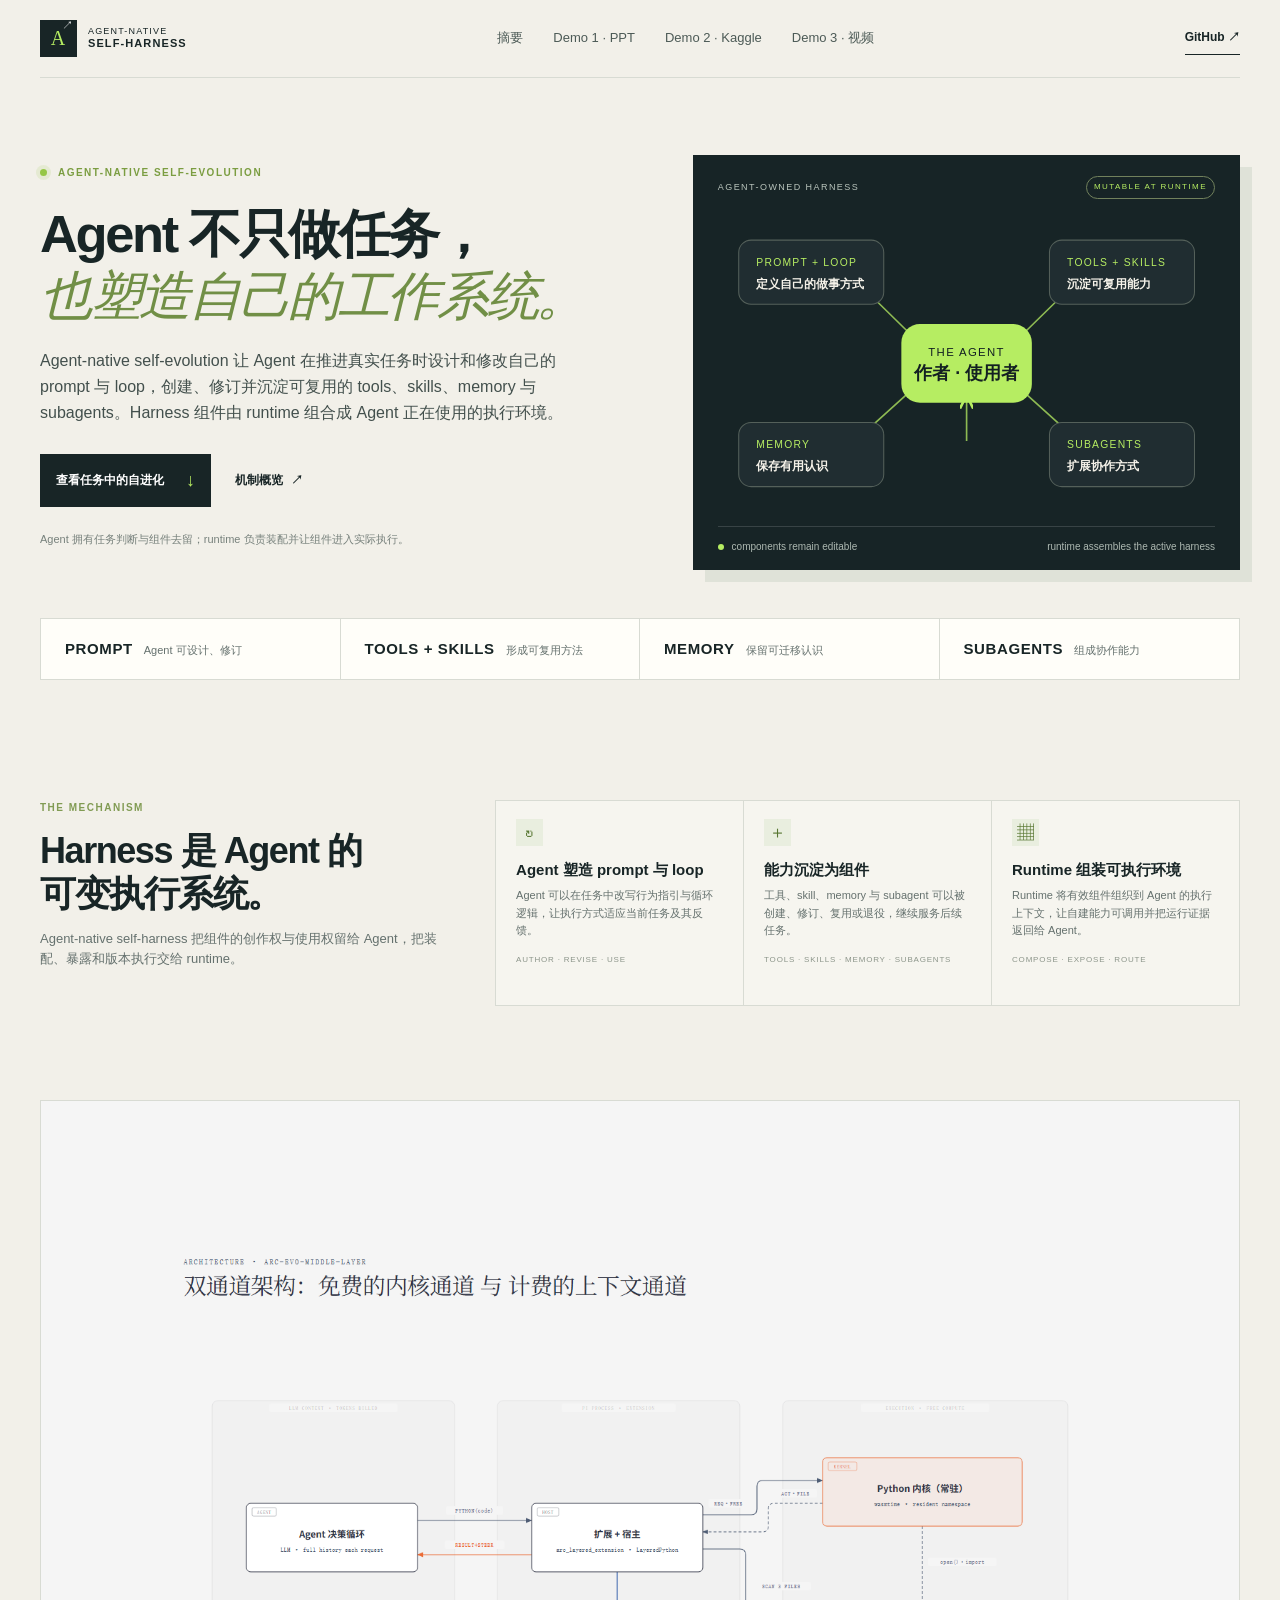
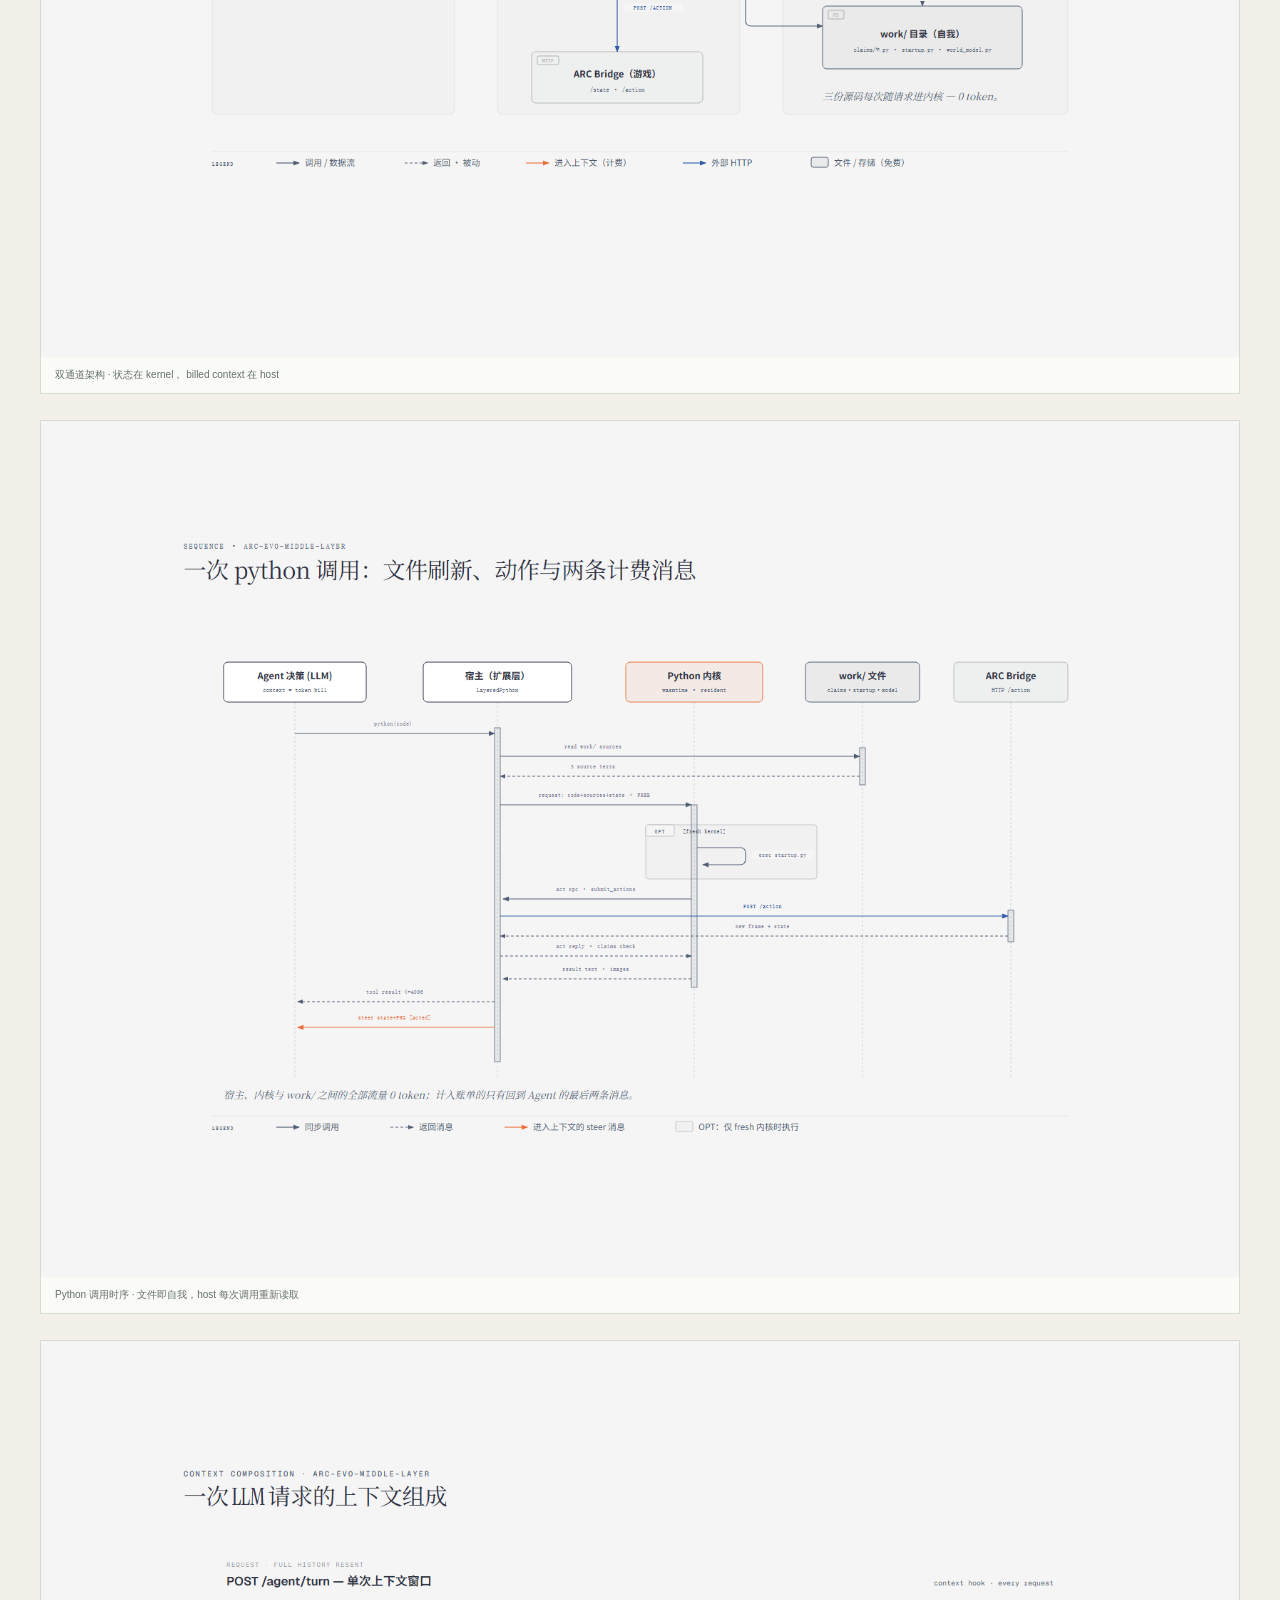
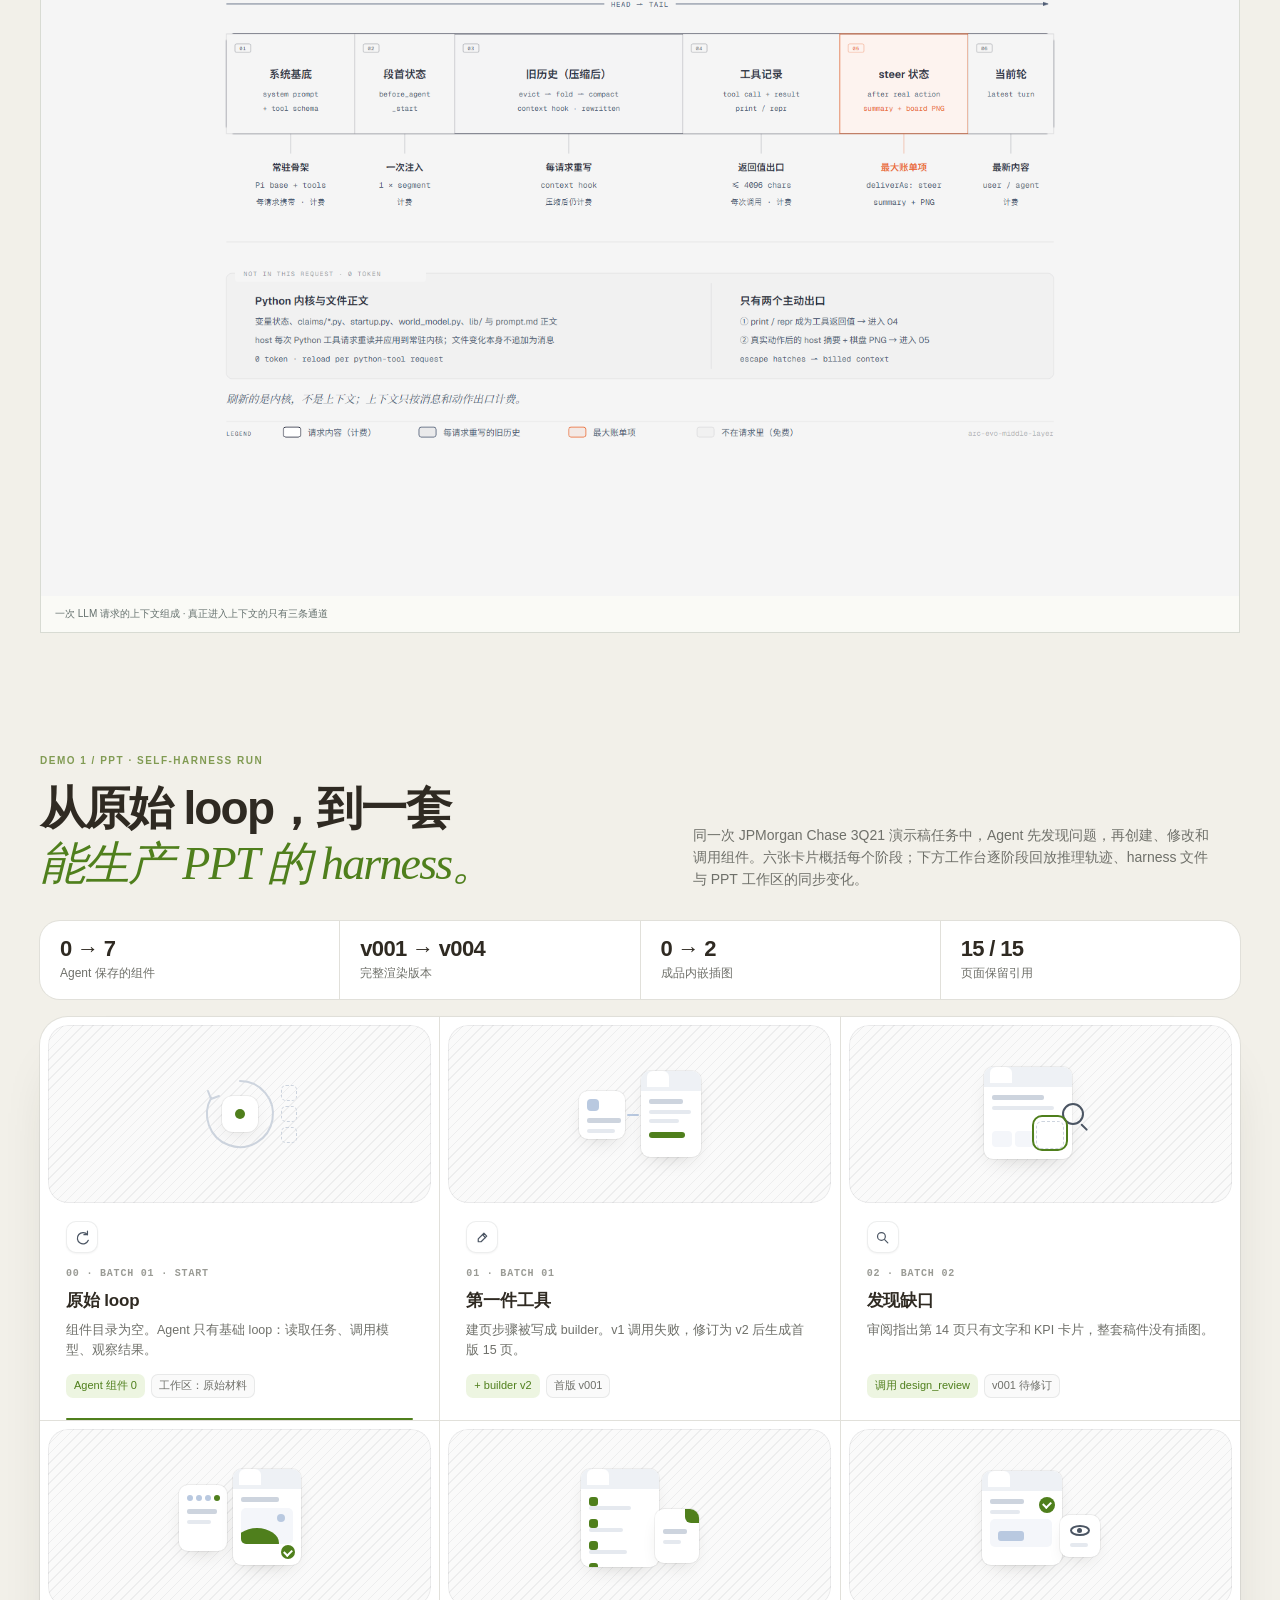
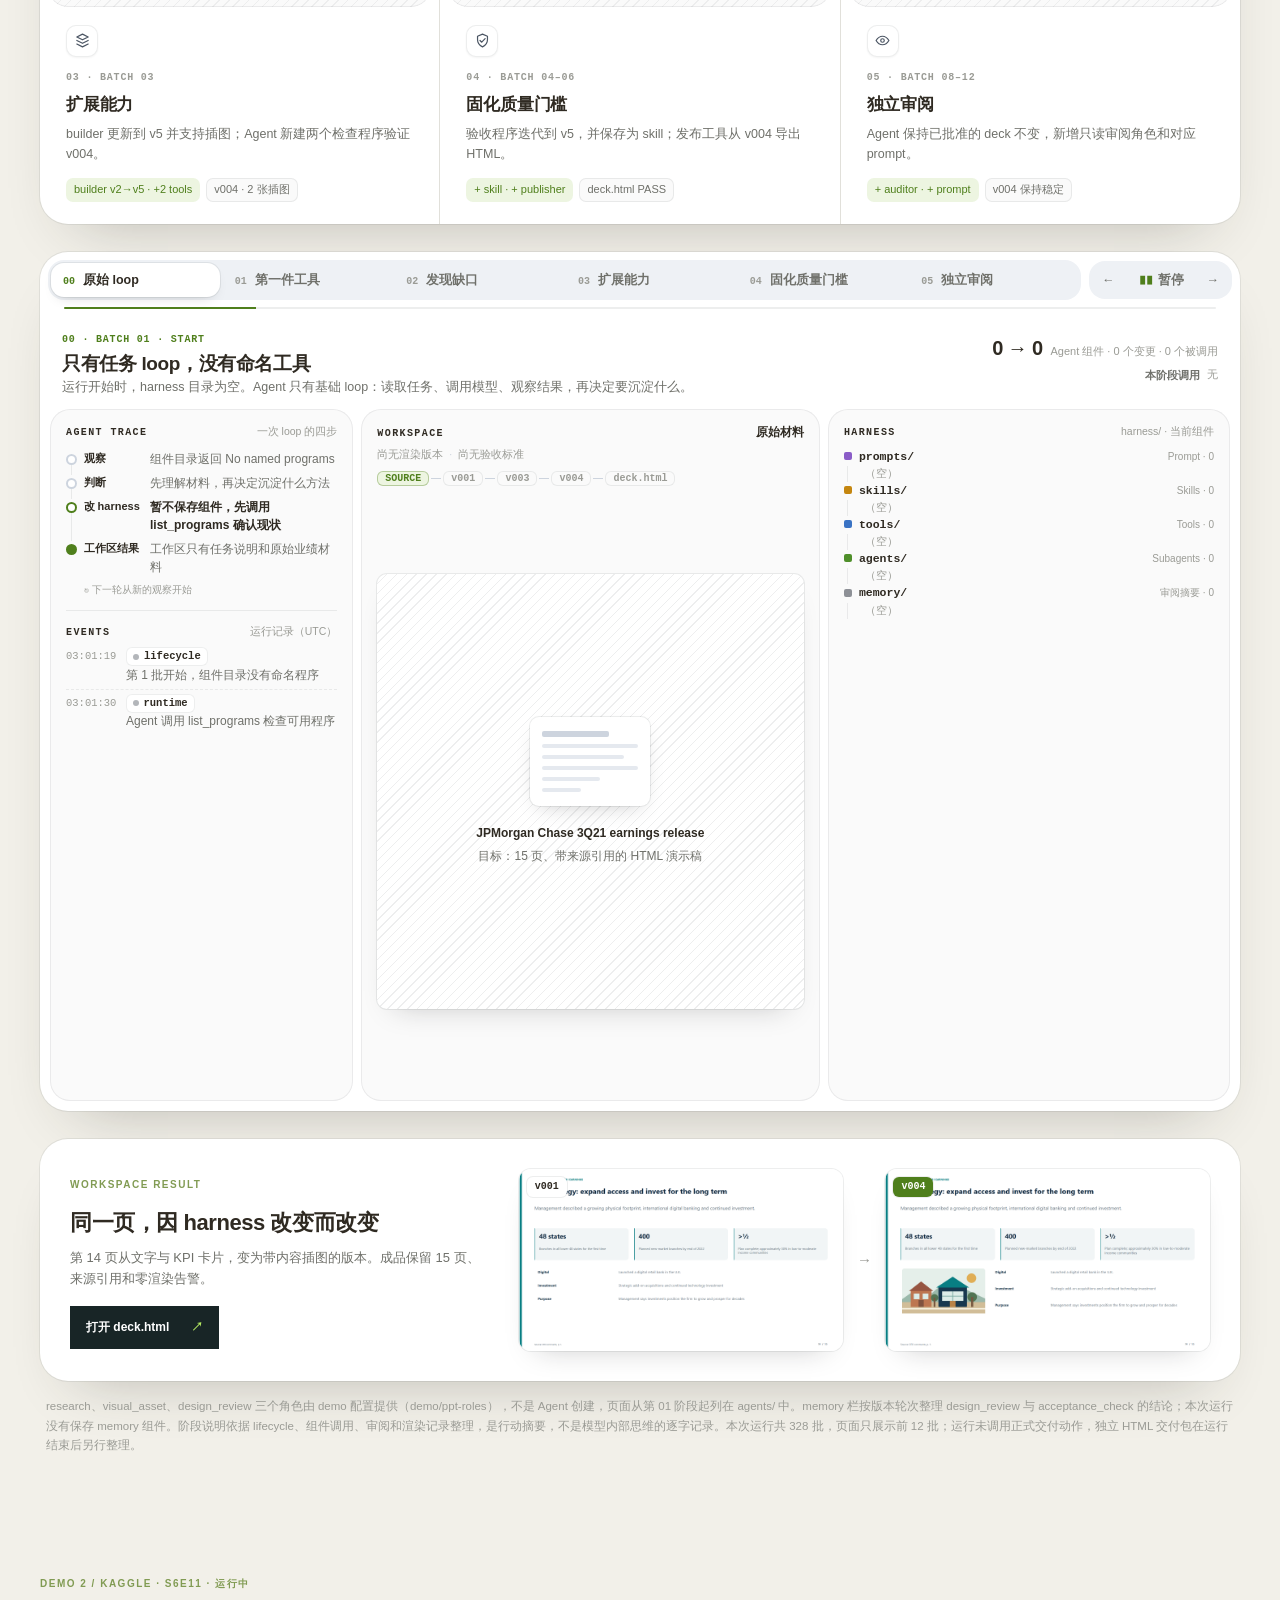
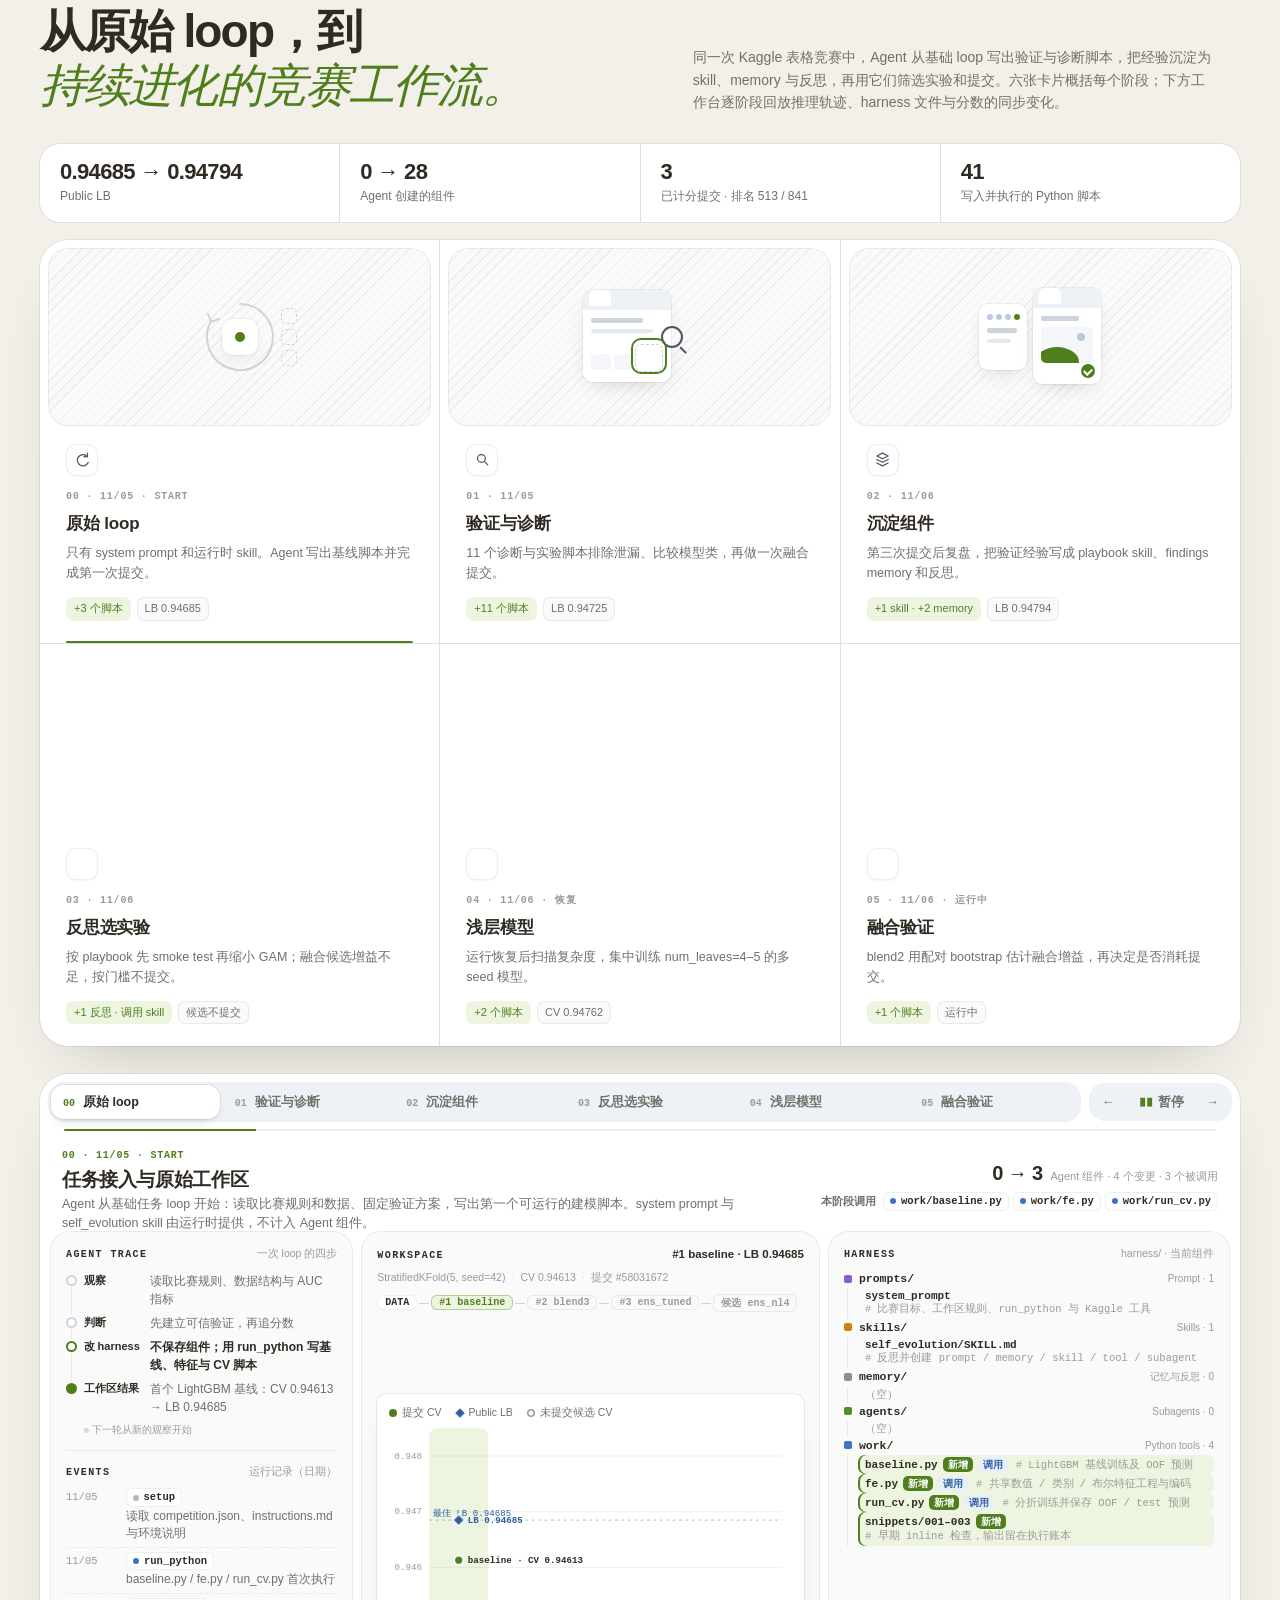
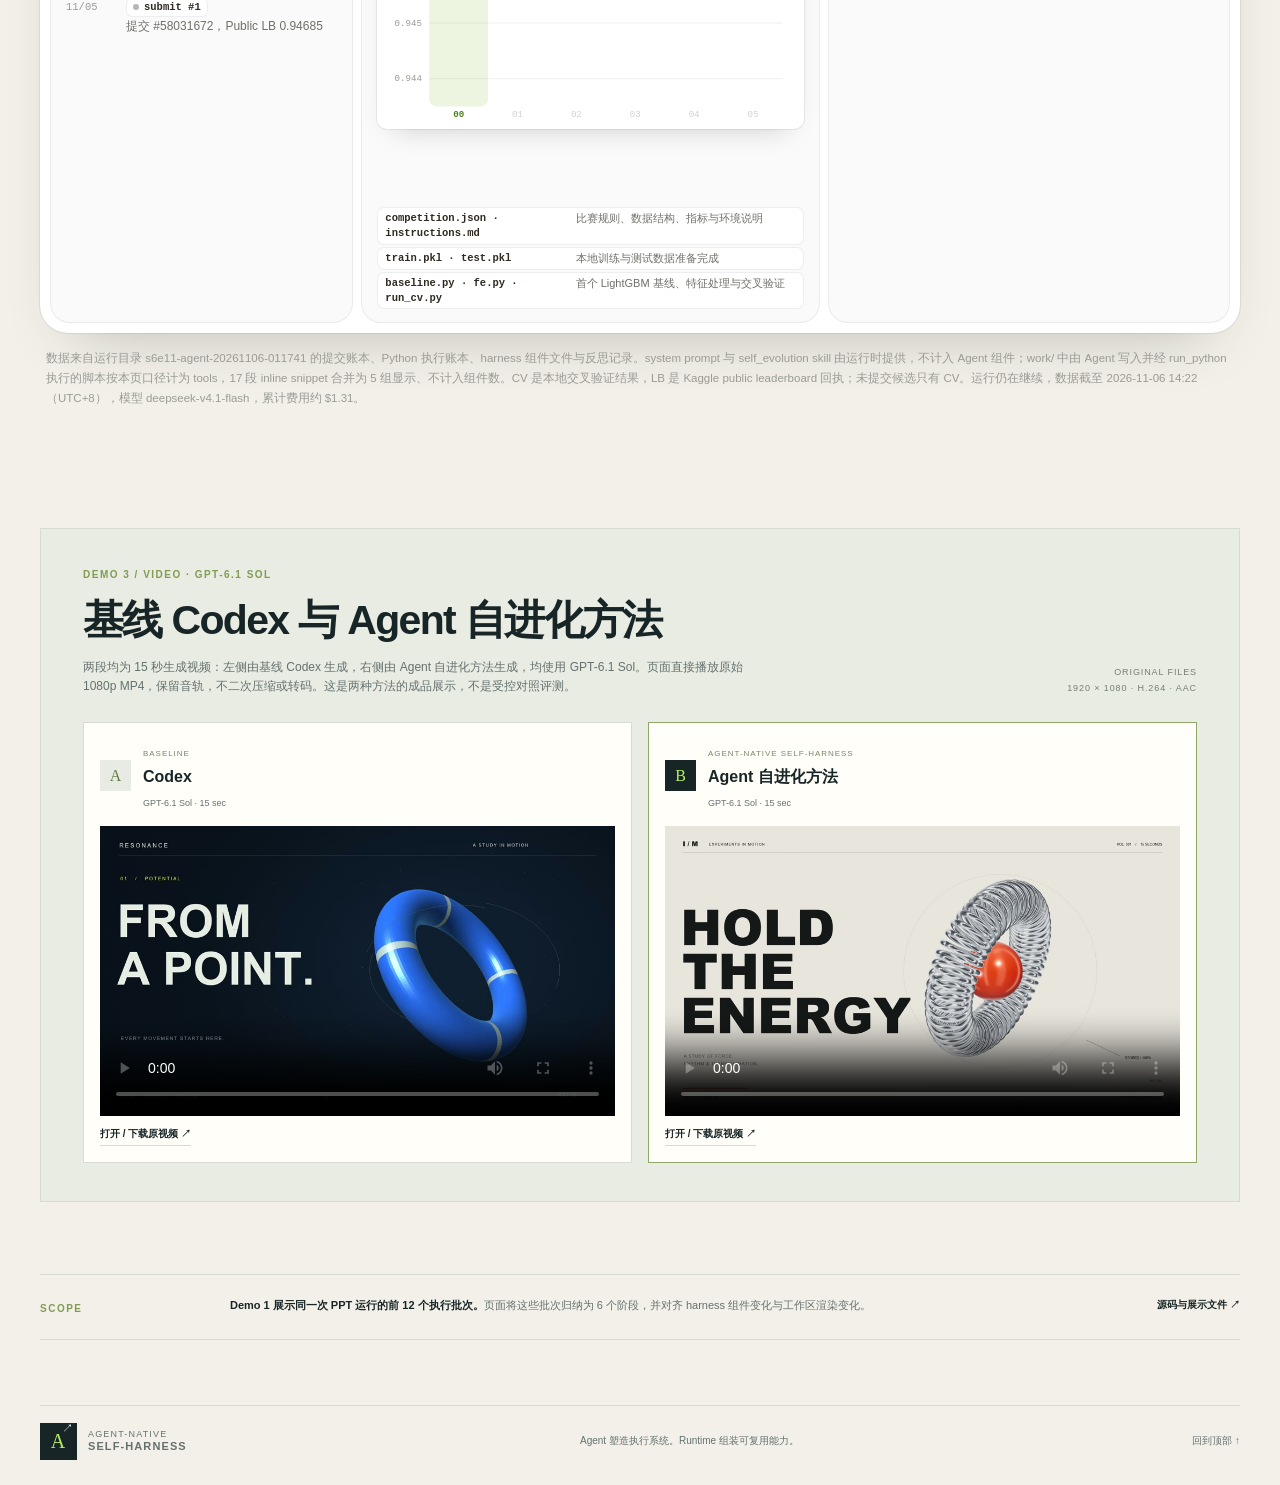
<file: index.html>
<!doctype html>
<html lang="zh-CN">
<head>
<meta charset="utf-8">
<meta name="viewport" content="width=device-width,initial-scale=1">
<meta name="theme-color" content="#f2f0e9">
<meta name="description" content="Agent-native self-evolution：Agent 在任务中设计和修改 prompt、loop 与可复用 harness 组件，由 runtime 组装成自身的执行环境。">
<title>Agent-native Self-Harness — Agent 自进化</title>
<link rel="stylesheet" href="styles.css">
<link rel="stylesheet" href="demo.css">
</head>
<body>
<header class="topbar">
  <a class="brand" href="#top" aria-label="Agent-native Self-Harness 首页"><span class="brand-mark">A<span>↗</span></span><span>AGENT-NATIVE<br><b>SELF-HARNESS</b></span></a>
  <nav aria-label="主导航"><a href="#summary">摘要</a><a href="#demo-ppt">Demo 1 · PPT</a><a href="#demo-kaggle">Demo 2 · Kaggle</a><a href="#demo-video">Demo 3 · 视频</a></nav>
  <a class="top-link" href="https://github.com/tools-only/agent-native-self-harness" target="_blank" rel="noopener">GitHub ↗</a>
</header>
<main id="top">
<section class="summary" id="summary">
  <section class="hero">
    <div class="hero-copy">
      <div class="eyebrow"><span class="pulse"></span> AGENT-NATIVE SELF-EVOLUTION</div>
      <h1>Agent 不只做任务，<br><em>也塑造自己的工作系统。</em></h1>
      <p class="hero-lede">Agent-native self-evolution 让 Agent 在推进真实任务时设计和修改自己的 prompt 与 loop，创建、修订并沉淀可复用的 tools、skills、memory 与 subagents。Harness 组件由 runtime 组合成 Agent 正在使用的执行环境。</p>
      <div class="hero-actions"><a class="button primary" href="#demo-ppt">查看任务中的自进化 <span>↓</span></a><a class="text-link" href="#mechanism">机制概览 <span>↗</span></a></div>
      <p class="hero-note">Agent 拥有任务判断与组件去留；runtime 负责装配并让组件进入实际执行。</p>
    </div>
    <div class="loop-card component-system" aria-label="Agent 及其可修改的 harness 组件">
      <div class="loop-head"><span>AGENT-OWNED HARNESS</span><span class="live-dot">MUTABLE AT RUNTIME</span></div>
      <svg class="loop-graphic" viewBox="0 0 480 300" role="img" aria-label="Agent 通过 prompt、loop、tools、skills、memory 和 subagents 塑造执行环境">
        <defs><marker id="agentArrow" markerWidth="8" markerHeight="8" refX="6" refY="4" orient="auto"><path d="M0 0 8 4 0 8" fill="none" stroke="#b6ed62" stroke-width="1.6"/></marker></defs>
        <path d="M140 77 190 126M340 77 290 126M140 218 190 173M340 218 290 173M240 225 240 184" fill="none" stroke="#b6ed62" stroke-opacity=".75" stroke-width="1.6" marker-end="url(#agentArrow)"/>
        <rect x="20" y="31" width="140" height="62" rx="12" fill="#202d31" stroke="#54605a"/><text x="37" y="56" fill="#b6ed62" font-size="10" letter-spacing="1.2">PROMPT + LOOP</text><text x="37" y="77" fill="#f5f2e9" font-size="12" font-weight="700">定义自己的做事方式</text>
        <rect x="320" y="31" width="140" height="62" rx="12" fill="#202d31" stroke="#54605a"/><text x="337" y="56" fill="#b6ed62" font-size="10" letter-spacing="1.2">TOOLS + SKILLS</text><text x="337" y="77" fill="#f5f2e9" font-size="12" font-weight="700">沉淀可复用能力</text>
        <rect x="20" y="207" width="140" height="62" rx="12" fill="#202d31" stroke="#54605a"/><text x="37" y="232" fill="#b6ed62" font-size="10" letter-spacing="1.2">MEMORY</text><text x="37" y="253" fill="#f5f2e9" font-size="12" font-weight="700">保存有用认识</text>
        <rect x="320" y="207" width="140" height="62" rx="12" fill="#202d31" stroke="#54605a"/><text x="337" y="232" fill="#b6ed62" font-size="10" letter-spacing="1.2">SUBAGENTS</text><text x="337" y="253" fill="#f5f2e9" font-size="12" font-weight="700">扩展协作方式</text>
        <rect x="177" y="112" width="126" height="76" rx="18" fill="#b6ed62"/><text x="240" y="143" text-anchor="middle" fill="#132022" font-size="11" letter-spacing="1.3">THE AGENT</text><text x="240" y="165" text-anchor="middle" fill="#132022" font-size="17" font-weight="800">作者 · 使用者</text>
      </svg>
      <div class="loop-foot"><span><i></i> components remain editable</span><span>runtime assembles the active harness</span></div>
    </div>
  </section>

  <section class="signal-row" aria-label="Harness 组件类型">
    <div><b>PROMPT</b><span>Agent 可设计、修订</span></div><div><b>TOOLS + SKILLS</b><span>形成可复用方法</span></div><div><b>MEMORY</b><span>保留可迁移认识</span></div><div><b>SUBAGENTS</b><span>组成协作能力</span></div>
  </section>

  <section class="method section" id="mechanism">
    <div class="section-intro"><div class="eyebrow dark">THE MECHANISM</div><h2>Harness 是 Agent 的<br>可变执行系统。</h2><p>Agent-native self-harness 把组件的创作权与使用权留给 Agent，把装配、暴露和版本执行交给 runtime。</p></div>
    <div class="method-grid mechanism-grid">
      <article class="method-step"><div class="step-icon">↻</div><h3>Agent 塑造 prompt 与 loop</h3><p>Agent 可以在任务中改写行为指引与循环逻辑，让执行方式适应当前任务及其反馈。</p><small>AUTHOR · REVISE · USE</small></article>
      <article class="method-step"><div class="step-icon">＋</div><h3>能力沉淀为组件</h3><p>工具、skill、memory 与 subagent 可以被创建、修订、复用或退役，继续服务后续任务。</p><small>TOOLS · SKILLS · MEMORY · SUBAGENTS</small></article>
      <article class="method-step"><div class="step-icon">▦</div><h3>Runtime 组装可执行环境</h3><p>Runtime 将有效组件组织到 Agent 的执行上下文，让自建能力可调用并把运行证据返回给 Agent。</p><small>COMPOSE · EXPOSE · ROUTE</small></article>
    </div>
    <div class="mechanism-diagrams">
      <figure class="mechanism-diagram"><img src="assets/diagrams/01-dual-channel-architecture.png" alt="双通道架构图：Pi host、Agent loop 与 Python kernel 之间的文件与消息通道"><figcaption>双通道架构 · 状态在 kernel， billed context 在 host</figcaption></figure>
      <figure class="mechanism-diagram"><img src="assets/diagrams/02-python-call-sequence.png" alt="Python 调用时序图：host rereads work 文件并在 kernel 中刷新状态"><figcaption>Python 调用时序 · 文件即自我，host 每次调用重新读取</figcaption></figure>
      <figure class="mechanism-diagram"><img src="assets/diagrams/03-context-management.png" alt="一次 LLM 请求的上下文组成长条图：系统基底、段首状态、旧历史压缩、工具记录、steer 状态与当前轮"><figcaption>一次 LLM 请求的上下文组成 · 真正进入上下文的只有三条通道</figcaption></figure>
    </div>
  </section>
</section>

<!-- DEMO1:START -->
<section class="evo section" id="demo-ppt" data-prefix="">
  <header class="evo-intro">
    <div><div class="eyebrow dark">DEMO 1 / PPT · SELF-HARNESS RUN</div><h2>从原始 loop，到一套<br><em>能生产 PPT 的 harness。</em></h2></div>
    <p>同一次 JPMorgan Chase 3Q21 演示稿任务中，Agent 先发现问题，再创建、修改和调用组件。六张卡片概括每个阶段；下方工作台逐阶段回放推理轨迹、harness 文件与 PPT 工作区的同步变化。</p>
  </header>
  <div class="evo-metrics" aria-label="演进结果">
    <span><b>0 → 7</b>Agent 保存的组件</span>
    <span><b>v001 → v004</b>完整渲染版本</span>
    <span><b>0 → 2</b>成品内嵌插图</span>
    <span><b>15 / 15</b>页面保留引用</span>
  </div>

  <div class="feature-grid" aria-label="6 个演进阶段">
    <a class="feature-tile" href="#stage-0" data-tile data-stage="0">
      <div class="art-panel" aria-hidden="true">
        <div class="scene scene-loop">
  <svg class="loop-ring" viewBox="0 0 126 118"><path class="loop-path" pathLength="1" d="M63 26a33 33 0 1 1-28.6 16.5"/><path class="loop-arrow" pathLength="1" d="m31 36 3 8 8-3"/></svg>
  <span class="agent-node"></span>
  <span class="slot slot-a"></span><span class="slot slot-b"></span><span class="slot slot-c"></span>
</div>
      </div>
      <div class="tile-copy">
        <span class="icon-chip" aria-hidden="true"><svg viewBox="0 0 24 24"><path pathLength="1" d="M19 8a8 8 0 1 0 1.2 8"/><path pathLength="1" d="M19 3v5h-5"/></svg></span>
        <span class="tile-kicker">00 · BATCH 01 · START</span>
        <h3>原始 loop</h3>
        <p>组件目录为空。Agent 只有基础 loop：读取任务、调用模型、观察结果。</p>
        <div class="tile-delta"><span>Agent 组件 0</span><span>工作区：原始材料</span></div>
      </div>
    </a>
    <a class="feature-tile" href="#stage-1" data-tile data-stage="1">
      <div class="art-panel" aria-hidden="true">
        <div class="scene scene-tool">
  <span class="mini-card tool-card"><i class="tool-glyph"></i><i class="bar heading w34"></i><i class="bar w28"></i></span>
  <span class="connector"></span>
  <span class="mini-window deck-window"><span class="tabstrip"><i class="tab active"></i><i class="tab"></i></span><i class="bar heading w34"></i><i class="bar w42"></i><i class="bar w30"></i><i class="result-line"></i></span>
</div>
      </div>
      <div class="tile-copy">
        <span class="icon-chip" aria-hidden="true"><svg viewBox="0 0 24 24"><path pathLength="1" d="M14 6l4 4-8 8H6v-4z"/><path pathLength="1" d="M12 8l4 4"/></svg></span>
        <span class="tile-kicker">01 · BATCH 01</span>
        <h3>第一件工具</h3>
        <p>建页步骤被写成 builder。v1 调用失败，修订为 v2 后生成首版 15 页。</p>
        <div class="tile-delta"><span>+ builder v2</span><span>首版 v001</span></div>
      </div>
    </a>
    <a class="feature-tile" href="#stage-2" data-tile data-stage="2">
      <div class="art-panel" aria-hidden="true">
        <div class="scene scene-review">
  <span class="mini-window review-window"><span class="tabstrip"><i class="tab active"></i></span><i class="bar heading w52"></i><i class="bar w62"></i><i class="metric m1"></i><i class="metric m2"></i><i class="missing-art"></i></span>
  <span class="lens"></span><span class="issue-ring"></span>
</div>
      </div>
      <div class="tile-copy">
        <span class="icon-chip" aria-hidden="true"><svg viewBox="0 0 24 24"><circle pathLength="1" cx="10.5" cy="10.5" r="5.5"/><path pathLength="1" d="m15 15 4.5 4.5"/></svg></span>
        <span class="tile-kicker">02 · BATCH 02</span>
        <h3>发现缺口</h3>
        <p>审阅指出第 14 页只有文字和 KPI 卡片，整套稿件没有插图。</p>
        <div class="tile-delta"><span>调用 design_review</span><span>v001 待修订</span></div>
      </div>
    </a>
    <a class="feature-tile" href="#stage-3" data-tile data-stage="3">
      <div class="art-panel" aria-hidden="true">
        <div class="scene scene-extend">
  <span class="mini-card builder-stack"><i class="version-dot d1"></i><i class="version-dot d2"></i><i class="version-dot d3"></i><i class="version-dot d4"></i><i class="bar heading w30"></i><i class="bar w24"></i></span>
  <span class="mini-window art-window"><span class="tabstrip"><i class="tab active"></i></span><i class="bar heading w38"></i><i class="art-slot"><i class="art-sun"></i><i class="art-hill"></i></i><i class="check-badge"></i></span>
</div>
      </div>
      <div class="tile-copy">
        <span class="icon-chip" aria-hidden="true"><svg viewBox="0 0 24 24"><path pathLength="1" d="m12 3 8 4-8 4-8-4z"/><path pathLength="1" d="m4 12 8 4 8-4"/><path pathLength="1" d="m4 17 8 4 8-4"/></svg></span>
        <span class="tile-kicker">03 · BATCH 03</span>
        <h3>扩展能力</h3>
        <p>builder 更新到 v5 并支持插图；Agent 新建两个检查程序验证 v004。</p>
        <div class="tile-delta"><span>builder v2→v5 · +2 tools</span><span>v004 · 2 张插图</span></div>
      </div>
    </a>
    <a class="feature-tile" href="#stage-4" data-tile data-stage="4">
      <div class="art-panel" aria-hidden="true">
        <div class="scene scene-gate">
  <span class="mini-window checklist"><span class="tabstrip"><i class="tab active"></i></span><i class="check-row r1"><b></b><i class="bar w42"></i></i><i class="check-row r2"><b></b><i class="bar w34"></i></i><i class="check-row r3"><b></b><i class="bar w38"></i></i><i class="check-row r4"><b></b><i class="bar w28"></i></i></span>
  <span class="mini-card file-card"><i class="file-fold"></i><i class="bar heading w24"></i><i class="bar w18"></i></span>
</div>
      </div>
      <div class="tile-copy">
        <span class="icon-chip" aria-hidden="true"><svg viewBox="0 0 24 24"><path pathLength="1" d="M12 3 19 6v5c0 5-3 8-7 10-4-2-7-5-7-10V6z"/><path pathLength="1" d="m8.5 12 2.4 2.4 4.8-5"/></svg></span>
        <span class="tile-kicker">04 · BATCH 04–06</span>
        <h3>固化质量门槛</h3>
        <p>验收程序迭代到 v5，并保存为 skill；发布工具从 v004 导出 HTML。</p>
        <div class="tile-delta"><span>+ skill · + publisher</span><span>deck.html PASS</span></div>
      </div>
    </a>
    <a class="feature-tile" href="#stage-5" data-tile data-stage="5">
      <div class="art-panel" aria-hidden="true">
        <div class="scene scene-auditor">
  <span class="mini-window final-deck"><span class="tabstrip"><i class="tab active"></i></span><i class="bar heading w34"></i><i class="bar w30"></i><i class="final-art"></i><i class="approval-seal"></i></span>
  <span class="mini-card auditor-card"><i class="eye"></i><i class="bar w18"></i></span>
</div>
      </div>
      <div class="tile-copy">
        <span class="icon-chip" aria-hidden="true"><svg viewBox="0 0 24 24"><path pathLength="1" d="M3 12s3.5-6 9-6 9 6 9 6-3.5 6-9 6-9-6-9-6z"/><circle pathLength="1" cx="12" cy="12" r="2.5"/></svg></span>
        <span class="tile-kicker">05 · BATCH 08–12</span>
        <h3>独立审阅</h3>
        <p>Agent 保持已批准的 deck 不变，新增只读审阅角色和对应 prompt。</p>
        <div class="tile-delta"><span>+ auditor · + prompt</span><span>v004 保持稳定</span></div>
      </div>
    </a>
  </div>

  <div class="studio" id="demo-ppt-studio" data-studio>
    <div class="studio-bar">
      <div class="stepper" role="tablist" aria-label="选择阶段">
        <button type="button" role="tab" id="stage-0" data-step="0" aria-controls="stage-panel-0" aria-selected="true"><b>00</b><span>原始 loop</span></button>
        <button type="button" role="tab" id="stage-1" data-step="1" aria-controls="stage-panel-1" aria-selected="false"><b>01</b><span>第一件工具</span></button>
        <button type="button" role="tab" id="stage-2" data-step="2" aria-controls="stage-panel-2" aria-selected="false"><b>02</b><span>发现缺口</span></button>
        <button type="button" role="tab" id="stage-3" data-step="3" aria-controls="stage-panel-3" aria-selected="false"><b>03</b><span>扩展能力</span></button>
        <button type="button" role="tab" id="stage-4" data-step="4" aria-controls="stage-panel-4" aria-selected="false"><b>04</b><span>固化质量门槛</span></button>
        <button type="button" role="tab" id="stage-5" data-step="5" aria-controls="stage-panel-5" aria-selected="false"><b>05</b><span>独立审阅</span></button>
      </div>
      <div class="studio-controls">
        <button type="button" data-prev aria-label="上一阶段">←</button>
        <button type="button" data-play aria-pressed="false"><span>自动回放</span></button>
        <button type="button" data-next aria-label="下一阶段">→</button>
      </div>
    </div>
    <div class="studio-progress" aria-hidden="true"><i></i></div>
    <div class="studio-panels">
      <article class="stage-panel" id="stage-panel-0" role="tabpanel" aria-labelledby="stage-0" data-active>
        <header class="stage-head">
          <div class="stage-copy"><span class="stage-kicker">00 · BATCH 01 · START</span><h3>只有任务 loop，没有命名工具</h3><p>运行开始时，harness 目录为空。Agent 只有基础 loop：读取任务、调用模型、观察结果，再决定要沉淀什么。</p></div>
          <div class="stage-side">
            <div class="stage-count"><b>0 → 0</b><span>Agent 组件 · 0 个变更 · 0 个被调用</span></div>
            <div class="stage-used"><b>本阶段调用</b><span class="none">无</span></div>
          </div>
        </header>
        <div class="stage-grid">
          <section class="pane trace-pane" aria-label="Agent 轨迹">
            <div class="pane-head"><b>AGENT TRACE</b><span>一次 loop 的四步</span></div>
            <ol class="loop-steps">
              <li style="--i:0"><span>观察</span><p>组件目录返回 No named programs</p></li>
              <li style="--i:1"><span>判断</span><p>先理解材料，再决定沉淀什么方法</p></li>
              <li style="--i:2"><span>改 harness</span><p>暂不保存组件，先调用 list_programs 确认现状</p></li>
              <li style="--i:3"><span>工作区结果</span><p>工作区只有任务说明和原始业绩材料</p></li>
            </ol>
            <div class="pane-head sub"><b>EVENTS</b><span>运行记录（UTC）</span></div>
            <ol class="events">
              <li style="--i:4"><time>03:01:19</time><span class="chip lane-runtime">lifecycle</span><p>第 1 批开始，组件目录没有命名程序</p></li>
              <li style="--i:5"><time>03:01:30</time><span class="chip lane-runtime">runtime</span><p>Agent 调用 list_programs 检查可用程序</p></li>
            </ol>
          </section>
          <section class="pane work-pane" aria-label="工作区交付件">
            <div class="pane-head"><b>WORKSPACE</b><strong class="work-label">原始材料</strong></div>
            <ul class="checks"><li>尚无渲染版本</li><li>尚无验收标准</li></ul>
            <div class="rail-row"><ol class="rail">
              <li class="current">SOURCE</li>
              <li class="">v001</li>
              <li class="">v003</li>
              <li class="">v004</li>
              <li class="">deck.html</li>
            </ol></div>
            <div class="sheet-box"><figure class="sheet source-sheet"><div class="source-doc"><i></i><i></i><i></i><i></i><i></i><i></i></div><figcaption><span>JPMorgan Chase 3Q21 earnings release</span><span>目标：15 页、带来源引用的 HTML 演示稿</span></figcaption></figure></div>
          </section>
          <section class="pane tree-pane" aria-label="Harness 文件树">
            <div class="pane-head"><b>HARNESS</b><span>harness/ · 当前组件</span></div>
            <ul class="tree">
              <li class="dir lane-prompts"><div class="dir-row"><span class="dot"></span><b>prompts/</b><small>Prompt · 0</small></div><ul>
                <li class="file empty"><code>（空）</code></li>
              </ul></li>
              <li class="dir lane-skills"><div class="dir-row"><span class="dot"></span><b>skills/</b><small>Skills · 0</small></div><ul>
                <li class="file empty"><code>（空）</code></li>
              </ul></li>
              <li class="dir lane-tools"><div class="dir-row"><span class="dot"></span><b>tools/</b><small>Tools · 0</small></div><ul>
                <li class="file empty"><code>（空）</code></li>
              </ul></li>
              <li class="dir lane-agents"><div class="dir-row"><span class="dot"></span><b>agents/</b><small>Subagents · 0</small></div><ul>
                <li class="file empty"><code>（空）</code></li>
              </ul></li>
              <li class="dir lane-memory"><div class="dir-row"><span class="dot"></span><b>memory/</b><small>审阅摘要 · 0</small></div><ul>
                <li class="file empty"><code>（空）</code></li>
              </ul></li>
            </ul>
          </section>
        </div>
      </article>
      <article class="stage-panel" id="stage-panel-1" role="tabpanel" aria-labelledby="stage-1">
        <header class="stage-head">
          <div class="stage-copy"><span class="stage-kicker">01 · BATCH 01</span><h3>把重复建页过程写成生成器</h3><p>Agent 先让 research 整理叙事，再把 15 页的构建过程写成 earnings_deck_builder。第一次调用失败后，它立即修改并生成首版渲染。</p></div>
          <div class="stage-side">
            <div class="stage-count"><b>0 → 1</b><span>Agent 组件 · 1 个变更 · 3 个被调用</span></div>
            <div class="stage-used"><b>本阶段调用</b><span class="chip lane-agents">agents/research</span><span class="chip lane-agents">agents/visual_asset</span><span class="chip lane-tools">tools/earnings_deck_builder.py</span></div>
          </div>
        </header>
        <div class="stage-grid">
          <section class="pane trace-pane" aria-label="Agent 轨迹">
            <div class="pane-head"><b>AGENT TRACE</b><span>一次 loop 的四步</span></div>
            <ol class="loop-steps">
              <li style="--i:0"><span>观察</span><p>research 给出 15 页叙事；图像角色未返回图片</p></li>
              <li style="--i:1"><span>判断</span><p>页面结构重复，适合交给程序生成</p></li>
              <li style="--i:2"><span>改 harness</span><p>新增 builder v1，失败后修订为 v2</p></li>
              <li style="--i:3"><span>工作区结果</span><p>得到 v001：15 页，0 张插图，0 个边界告警</p></li>
            </ol>
            <div class="pane-head sub"><b>EVENTS</b><span>运行记录（UTC）</span></div>
            <ol class="events">
              <li style="--i:4"><time>03:02:23</time><span class="chip lane-agents">research</span><p>整理 15 页业绩叙事</p></li>
              <li style="--i:5" class="fail"><time>03:03:35</time><span class="chip lane-agents">visual_asset</span><p>图像生成没有返回图片</p></li>
              <li style="--i:6"><time>03:04:40</time><span class="chip lane-tools">save builder v1</span><p>新增 earnings_deck_builder</p></li>
              <li style="--i:7" class="fail"><time>03:05:41</time><span class="chip lane-tools">builder v1</span><p>调用失败：run() 缺少 env 参数</p></li>
              <li style="--i:8"><time>03:05:52</time><span class="chip lane-tools">builder v2</span><p>修订后调用成功，生成 15 页</p></li>
            </ol>
          </section>
          <section class="pane work-pane" aria-label="工作区交付件">
            <div class="pane-head"><b>WORKSPACE</b><strong class="work-label">v001 · 15 页总览</strong></div>
            <ul class="checks"><li>15 页全部生成</li><li>0 张插图</li><li>0 个渲染边界告警</li></ul>
            <div class="rail-row"><ol class="rail">
              <li class="done">SOURCE</li>
              <li class="current">v001</li>
              <li class="">v003</li>
              <li class="">v004</li>
              <li class="">deck.html</li>
            </ol></div>
            <div class="sheet-box"><figure class="sheet"><img src="assets/demo1/v001-contact-sheet.png" alt="v001 · 15 页总览：全部幻灯片缩略图" loading="lazy" width="1440" height="1470"></figure></div>
          </section>
          <section class="pane tree-pane" aria-label="Harness 文件树">
            <div class="pane-head"><b>HARNESS</b><span>harness/ · 当前组件</span></div>
            <ul class="tree">
              <li class="dir lane-prompts"><div class="dir-row"><span class="dot"></span><b>prompts/</b><small>Prompt · 0</small></div><ul>
                <li class="file empty"><code>（空）</code></li>
              </ul></li>
              <li class="dir lane-skills"><div class="dir-row"><span class="dot"></span><b>skills/</b><small>Skills · 0</small></div><ul>
                <li class="file empty"><code>（空）</code></li>
              </ul></li>
              <li class="dir lane-tools"><div class="dir-row"><span class="dot"></span><b>tools/</b><small>Tools · 1</small></div><ul>
                <li class="file is-new is-used"><div class="file-row"><code><a href="components/tools/earnings_deck_builder.py" target="_blank" rel="noopener">earnings_deck_builder.py</a></code><span class="ver">v2</span><em class="st-new">新增</em><em class="st-used">调用</em></div><p># 把业绩故事数据生成 15 页幻灯片场景</p></li>
              </ul></li>
              <li class="dir lane-agents"><div class="dir-row"><span class="dot"></span><b>agents/</b><small>Subagents · 3</small></div><ul>
                <li class="file is-used"><div class="file-row"><code>research</code><em class="st-used">调用</em></div><p># 阅读业绩材料，提出 15 页叙事结构</p></li>
                <li class="file is-used"><div class="file-row"><code>visual_asset</code><em class="st-used">调用</em></div><p># 构思插图并调用图像生成</p></li>
                <li class="file "><div class="file-row"><code>design_review</code></div><p># 检查渲染页面中的视觉问题</p></li>
              </ul></li>
              <li class="dir lane-memory"><div class="dir-row"><span class="dot"></span><b>memory/</b><small>审阅摘要 · 0</small></div><ul>
                <li class="file empty"><code>（空）</code></li>
              </ul></li>
            </ul>
          </section>
        </div>
      </article>
      <article class="stage-panel" id="stage-panel-2" role="tabpanel" aria-labelledby="stage-2">
        <header class="stage-head">
          <div class="stage-copy"><span class="stage-kicker">02 · BATCH 02</span><h3>首版通过几何检查，但视觉叙事不足</h3><p>设计审阅指出第 14 页只依赖文字和 KPI 卡片，整套稿件也没有插图。Agent 决定修改可复用的版式与故事呈现方式。</p></div>
          <div class="stage-side">
            <div class="stage-count"><b>1 → 1</b><span>Agent 组件 · 1 个变更 · 1 个被调用</span></div>
            <div class="stage-used"><b>本阶段调用</b><span class="chip lane-agents">agents/design_review</span></div>
          </div>
        </header>
        <div class="stage-grid">
          <section class="pane trace-pane" aria-label="Agent 轨迹">
            <div class="pane-head"><b>AGENT TRACE</b><span>一次 loop 的四步</span></div>
            <ol class="loop-steps">
              <li style="--i:0"><span>观察</span><p>design_review：第 14 页缺少视觉叙事</p></li>
              <li style="--i:1"><span>判断</span><p>问题来自可复用模板，应该修改生成方法</p></li>
              <li style="--i:2"><span>改 harness</span><p>调用 design_review；审阅结论记入 memory</p></li>
              <li style="--i:3"><span>工作区结果</span><p>v001 被标记为需要修订</p></li>
            </ol>
            <div class="pane-head sub"><b>EVENTS</b><span>运行记录（UTC）</span></div>
            <ol class="events">
              <li style="--i:4"><time>03:06:17</time><span class="chip lane-runtime">render</span><p>v001 渲染完成：15 页，0 张图片，无告警</p></li>
              <li style="--i:5"><time>03:06:57</time><span class="chip lane-agents">design_review</span><p>指出第 14 页缺少图像与视觉变化</p></li>
              <li style="--i:6"><time>03:06:57</time><span class="chip lane-runtime">decision</span><p>选择 revise，继续修改而非接受首版</p></li>
            </ol>
          </section>
          <section class="pane work-pane" aria-label="工作区交付件">
            <div class="pane-head"><b>WORKSPACE</b><strong class="work-label">v001 · 第 14 页被标记</strong></div>
            <ul class="checks"><li>第 14 页：只有文字和 KPI 卡片</li><li>整套稿件：没有插图</li><li>决定：修改可复用生成方法</li></ul>
            <div class="rail-row"><ol class="rail">
              <li class="done">SOURCE</li>
              <li class="current">v001</li>
              <li class="">v003</li>
              <li class="">v004</li>
              <li class="">deck.html</li>
            </ol></div>
            <div class="sheet-box"><figure class="sheet"><img src="assets/demo1/v001-contact-sheet.png" alt="v001 · 第 14 页被标记：全部幻灯片缩略图" loading="lazy" width="1440" height="1470"><span class="slide-mark" style="left:33.333%;top:80.0%;width:33.333%;height:18.367%"><b>p14</b></span></figure></div>
          </section>
          <section class="pane tree-pane" aria-label="Harness 文件树">
            <div class="pane-head"><b>HARNESS</b><span>harness/ · 当前组件</span></div>
            <ul class="tree">
              <li class="dir lane-prompts"><div class="dir-row"><span class="dot"></span><b>prompts/</b><small>Prompt · 0</small></div><ul>
                <li class="file empty"><code>（空）</code></li>
              </ul></li>
              <li class="dir lane-skills"><div class="dir-row"><span class="dot"></span><b>skills/</b><small>Skills · 0</small></div><ul>
                <li class="file empty"><code>（空）</code></li>
              </ul></li>
              <li class="dir lane-tools"><div class="dir-row"><span class="dot"></span><b>tools/</b><small>Tools · 1</small></div><ul>
                <li class="file is-kept"><div class="file-row"><code><a href="components/tools/earnings_deck_builder.py" target="_blank" rel="noopener">earnings_deck_builder.py</a></code><span class="ver">v2</span><em class="st-kept">保留</em></div><p># 把业绩故事数据生成 15 页幻灯片场景</p></li>
              </ul></li>
              <li class="dir lane-agents"><div class="dir-row"><span class="dot"></span><b>agents/</b><small>Subagents · 3</small></div><ul>
                <li class="file "><div class="file-row"><code>research</code></div><p># 阅读业绩材料，提出 15 页叙事结构</p></li>
                <li class="file "><div class="file-row"><code>visual_asset</code></div><p># 构思插图并调用图像生成</p></li>
                <li class="file is-used"><div class="file-row"><code>design_review</code><em class="st-used">调用</em></div><p># 检查渲染页面中的视觉问题</p></li>
              </ul></li>
              <li class="dir lane-memory"><div class="dir-row"><span class="dot"></span><b>memory/</b><small>审阅摘要 · 1</small></div><ul>
                <li class="file mem is-new"><div class="file-row"><code>v001-review.md</code><em class="st-new">新增</em></div><ul class="notes"><li>p14 仅文字与 KPI 卡</li><li>版式问题</li><li>全稿无插图（需 2–4 张）</li></ul></li>
              </ul></li>
            </ul>
          </section>
        </div>
      </article>
      <article class="stage-panel" id="stage-panel-3" role="tabpanel" aria-labelledby="stage-3">
        <header class="stage-head">
          <div class="stage-copy"><span class="stage-kicker">03 · BATCH 03</span><h3>生成器学会插图，验收开始程序化</h3><p>Agent 将 builder 连续更新到 v5，放大标签与引用，并支持故事插图。随后它创建两个检查程序，用来判断新渲染是否满足要求。</p></div>
          <div class="stage-side">
            <div class="stage-count"><b>1 → 3</b><span>Agent 组件 · 4 个变更 · 3 个被调用</span></div>
            <div class="stage-used"><b>本阶段调用</b><span class="chip lane-tools">tools/earnings_deck_builder.py</span><span class="chip lane-tools">tools/acceptance_check.py</span><span class="chip lane-tools">tools/deck_acceptance.py</span></div>
          </div>
        </header>
        <div class="stage-grid">
          <section class="pane trace-pane" aria-label="Agent 轨迹">
            <div class="pane-head"><b>AGENT TRACE</b><span>一次 loop 的四步</span></div>
            <ol class="loop-steps">
              <li style="--i:0"><span>观察</span><p>审阅反馈：缺少插图，标签与引用偏小</p></li>
              <li style="--i:1"><span>判断</span><p>修改生成方法，同时为质量判断建立工具</p></li>
              <li style="--i:2"><span>改 harness</span><p>builder v2 → v5；新增两个验收工具</p></li>
              <li style="--i:3"><span>工作区结果</span><p>v004：15 页，2 张内嵌插图，0 个告警</p></li>
            </ol>
            <div class="pane-head sub"><b>EVENTS</b><span>运行记录（UTC）</span></div>
            <ol class="events">
              <li style="--i:4"><time>03:08:15</time><span class="chip lane-tools">save builder v3</span><p>builder 加入插图位与更大的标签</p></li>
              <li style="--i:5"><time>03:08:59</time><span class="chip lane-tools">save builder v5</span><p>builder 连续修订到 v5</p></li>
              <li style="--i:6"><time>03:09:42</time><span class="chip lane-runtime">render</span><p>v003 渲染完成：15 页，2 张图片</p></li>
              <li style="--i:7"><time>03:11:35</time><span class="chip lane-tools">save acceptance v1</span><p>新增 acceptance_check</p></li>
              <li style="--i:8"><time>03:13:00</time><span class="chip lane-tools">save deck_acceptance</span><p>新增 deck_acceptance v1</p></li>
              <li style="--i:9"><time>03:14:42</time><span class="chip lane-tools">acceptance v2</span><p>引用、告警、插图、导航与打印全部通过</p></li>
            </ol>
          </section>
          <section class="pane work-pane" aria-label="工作区交付件">
            <div class="pane-head"><b>WORKSPACE</b><strong class="work-label">v004 · 第 14 页加入插图</strong></div>
            <ul class="checks"><li>v003 → v004 两次重渲染</li><li>第 14 页加入街区插图</li><li>acceptance_check 返回 PASS</li></ul>
            <div class="rail-row"><ol class="rail">
              <li class="done">SOURCE</li>
              <li class="done">v001</li>
              <li class="done">v003</li>
              <li class="current">v004</li>
              <li class="">deck.html</li>
            </ol></div>
            <div class="sheet-box"><figure class="sheet"><img src="assets/demo1/v004-contact-sheet.png" alt="v004 · 第 14 页加入插图：全部幻灯片缩略图" loading="lazy" width="1440" height="1470"><span class="slide-mark" style="left:33.333%;top:80.0%;width:33.333%;height:18.367%"><b>p14</b></span></figure></div>
          </section>
          <section class="pane tree-pane" aria-label="Harness 文件树">
            <div class="pane-head"><b>HARNESS</b><span>harness/ · 当前组件</span></div>
            <ul class="tree">
              <li class="dir lane-prompts"><div class="dir-row"><span class="dot"></span><b>prompts/</b><small>Prompt · 0</small></div><ul>
                <li class="file empty"><code>（空）</code></li>
              </ul></li>
              <li class="dir lane-skills"><div class="dir-row"><span class="dot"></span><b>skills/</b><small>Skills · 0</small></div><ul>
                <li class="file empty"><code>（空）</code></li>
              </ul></li>
              <li class="dir lane-tools"><div class="dir-row"><span class="dot"></span><b>tools/</b><small>Tools · 3</small></div><ul>
                <li class="file is-updated is-used"><div class="file-row"><code><a href="components/tools/earnings_deck_builder.py" target="_blank" rel="noopener">earnings_deck_builder.py</a></code><span class="ver">v5</span><em class="st-updated">更新</em><em class="st-used">调用</em></div><p># 把业绩故事数据生成 15 页幻灯片场景</p></li>
                <li class="file is-new is-used"><div class="file-row"><code><a href="components/tools/acceptance_check.py" target="_blank" rel="noopener">acceptance_check.py</a></code><span class="ver">v2</span><em class="st-new">新增</em><em class="st-used">调用</em></div><p># 检查页数、引用、告警、插图、导航与打印</p></li>
                <li class="file is-new is-used"><div class="file-row"><code><a href="components/tools/deck_acceptance.py" target="_blank" rel="noopener">deck_acceptance.py</a></code><span class="ver">v1</span><em class="st-new">新增</em><em class="st-used">调用</em></div><p># 对演示稿做一次独立的程序化检查</p></li>
              </ul></li>
              <li class="dir lane-agents"><div class="dir-row"><span class="dot"></span><b>agents/</b><small>Subagents · 3</small></div><ul>
                <li class="file "><div class="file-row"><code>research</code></div><p># 阅读业绩材料，提出 15 页叙事结构</p></li>
                <li class="file "><div class="file-row"><code>visual_asset</code></div><p># 构思插图并调用图像生成</p></li>
                <li class="file "><div class="file-row"><code>design_review</code></div><p># 检查渲染页面中的视觉问题</p></li>
              </ul></li>
              <li class="dir lane-memory"><div class="dir-row"><span class="dot"></span><b>memory/</b><small>审阅摘要 · 2</small></div><ul>
                <li class="file mem is-kept"><div class="file-row"><code>v001-review.md</code><em class="st-kept">保留</em></div><ul class="notes"><li>p14 仅文字与 KPI 卡</li><li>版式问题</li><li>全稿无插图（需 2–4 张）</li></ul></li>
                <li class="file mem is-new"><div class="file-row"><code>v004-check.md</code><em class="st-new">新增</em></div><ul class="notes"><li>15 页均有引用</li><li>0 告警</li><li>2 张插图</li><li>键盘与打印可用</li></ul></li>
              </ul></li>
            </ul>
          </section>
        </div>
      </article>
      <article class="stage-panel" id="stage-panel-4" role="tabpanel" aria-labelledby="stage-4">
        <header class="stage-head">
          <div class="stage-copy"><span class="stage-kicker">04 · BATCH 04–06</span><h3>验收方法和 HTML 发布方法被保存下来</h3><p>Agent 将验收程序迭代到 v5，并保存为可复用 skill。随后它创建 publish_deck_html，从已验证的 v004 导出自包含 HTML，再次运行验收。</p></div>
          <div class="stage-side">
            <div class="stage-count"><b>3 → 5</b><span>Agent 组件 · 4 个变更 · 2 个被调用</span></div>
            <div class="stage-used"><b>本阶段调用</b><span class="chip lane-tools">tools/acceptance_check.py</span><span class="chip lane-tools">tools/publish_deck_html.py</span></div>
          </div>
        </header>
        <div class="stage-grid">
          <section class="pane trace-pane" aria-label="Agent 轨迹">
            <div class="pane-head"><b>AGENT TRACE</b><span>一次 loop 的四步</span></div>
            <ol class="loop-steps">
              <li style="--i:0"><span>观察</span><p>v004 已可读，需要可重复的放行标准</p></li>
              <li style="--i:1"><span>判断</span><p>把检查过程保存为 skill，并补充发布工具</p></li>
              <li style="--i:2"><span>改 harness</span><p>acceptance v3 → v5；新增 skill 与 publisher</p></li>
              <li style="--i:3"><span>工作区结果</span><p>生成 deck.html，验收保持 PASS</p></li>
            </ol>
            <div class="pane-head sub"><b>EVENTS</b><span>运行记录（UTC）</span></div>
            <ol class="events">
              <li style="--i:4"><time>03:15:48</time><span class="chip lane-tools">save acceptance v3</span><p>验收项加入键盘导航与打印分页</p></li>
              <li style="--i:5"><time>03:16:31</time><span class="chip lane-skills">self_component</span><p>保存 acceptance_check skill</p></li>
              <li style="--i:6"><time>03:18:22</time><span class="chip lane-tools">save publisher v1</span><p>新增 publish_deck_html</p></li>
              <li style="--i:7"><time>03:18:51</time><span class="chip lane-tools">publisher v1</span><p>从 v004 导出 131,364 字节的自包含 HTML</p></li>
              <li style="--i:8"><time>03:20:48</time><span class="chip lane-tools">acceptance v5</span><p>deck.html 验收通过</p></li>
            </ol>
          </section>
          <section class="pane work-pane" aria-label="工作区交付件">
            <div class="pane-head"><b>WORKSPACE</b><strong class="work-label">deck.html · 来自 v004</strong></div>
            <ul class="checks"><li>15 页来源引用：PASS</li><li>0 个渲染告警：PASS</li><li>2 张内嵌插图：PASS</li><li>键盘导航与打印分页：PASS</li></ul>
            <div class="rail-row"><ol class="rail">
              <li class="done">SOURCE</li>
              <li class="done">v001</li>
              <li class="done">v003</li>
              <li class="done">v004</li>
              <li class="current">deck.html</li>
            </ol><a class="work-link" href="assets/demo1/deck.html" target="_blank" rel="noopener">打开 deck.html ↗</a></div>
            <div class="sheet-box"><figure class="sheet"><img src="assets/demo1/v004-contact-sheet.png" alt="deck.html · 来自 v004：全部幻灯片缩略图" loading="lazy" width="1440" height="1470"></figure></div>
          </section>
          <section class="pane tree-pane" aria-label="Harness 文件树">
            <div class="pane-head"><b>HARNESS</b><span>harness/ · 当前组件</span></div>
            <ul class="tree">
              <li class="dir lane-prompts"><div class="dir-row"><span class="dot"></span><b>prompts/</b><small>Prompt · 0</small></div><ul>
                <li class="file empty"><code>（空）</code></li>
              </ul></li>
              <li class="dir lane-skills"><div class="dir-row"><span class="dot"></span><b>skills/</b><small>Skills · 1</small></div><ul>
                <li class="file is-new"><div class="file-row"><code><a href="components/skills/acceptance_check.md" target="_blank" rel="noopener">acceptance_check/SKILL.md</a></code><span class="ver">v1</span><em class="st-new">新增</em></div><p># 保存可复用的交付验收流程</p></li>
              </ul></li>
              <li class="dir lane-tools"><div class="dir-row"><span class="dot"></span><b>tools/</b><small>Tools · 4</small></div><ul>
                <li class="file is-kept"><div class="file-row"><code><a href="components/tools/earnings_deck_builder.py" target="_blank" rel="noopener">earnings_deck_builder.py</a></code><span class="ver">v5</span><em class="st-kept">保留</em></div><p># 把业绩故事数据生成 15 页幻灯片场景</p></li>
                <li class="file is-updated is-used"><div class="file-row"><code><a href="components/tools/acceptance_check.py" target="_blank" rel="noopener">acceptance_check.py</a></code><span class="ver">v5</span><em class="st-updated">更新</em><em class="st-used">调用</em></div><p># 检查页数、引用、告警、插图、导航与打印</p></li>
                <li class="file is-kept"><div class="file-row"><code><a href="components/tools/deck_acceptance.py" target="_blank" rel="noopener">deck_acceptance.py</a></code><span class="ver">v1</span><em class="st-kept">保留</em></div><p># 对演示稿做一次独立的程序化检查</p></li>
                <li class="file is-new is-used"><div class="file-row"><code><a href="components/tools/publish_deck_html.py" target="_blank" rel="noopener">publish_deck_html.py</a></code><span class="ver">v1</span><em class="st-new">新增</em><em class="st-used">调用</em></div><p># 把已验证的渲染导出为自包含 deck.html</p></li>
              </ul></li>
              <li class="dir lane-agents"><div class="dir-row"><span class="dot"></span><b>agents/</b><small>Subagents · 3</small></div><ul>
                <li class="file "><div class="file-row"><code>research</code></div><p># 阅读业绩材料，提出 15 页叙事结构</p></li>
                <li class="file "><div class="file-row"><code>visual_asset</code></div><p># 构思插图并调用图像生成</p></li>
                <li class="file "><div class="file-row"><code>design_review</code></div><p># 检查渲染页面中的视觉问题</p></li>
              </ul></li>
              <li class="dir lane-memory"><div class="dir-row"><span class="dot"></span><b>memory/</b><small>审阅摘要 · 3</small></div><ul>
                <li class="file mem is-kept"><div class="file-row"><code>v001-review.md</code><em class="st-kept">保留</em></div><ul class="notes"><li>p14 仅文字与 KPI 卡</li><li>版式问题</li><li>全稿无插图（需 2–4 张）</li></ul></li>
                <li class="file mem is-kept"><div class="file-row"><code>v004-check.md</code><em class="st-kept">保留</em></div><ul class="notes"><li>15 页均有引用</li><li>0 告警</li><li>2 张插图</li><li>键盘与打印可用</li></ul></li>
                <li class="file mem is-new"><div class="file-row"><code>deck-check.md</code><em class="st-new">新增</em></div><ul class="notes"><li>PASS</li><li>0 告警 · 2 张插图</li><li>131 KB 自包含 HTML，源自 v004</li></ul></li>
              </ul></li>
            </ul>
          </section>
        </div>
      </article>
      <article class="stage-panel" id="stage-panel-5" role="tabpanel" aria-labelledby="stage-5">
        <header class="stage-head">
          <div class="stage-copy"><span class="stage-kicker">05 · BATCH 08–12</span><h3>加入只读审阅者，形成完整套件</h3><p>Agent 没有继续修改已批准的 deck，而是新增只读审阅角色和对应指令，并继续调用验收工具确认交付状态。</p></div>
          <div class="stage-side">
            <div class="stage-count"><b>5 → 7</b><span>Agent 组件 · 3 个变更 · 1 个被调用</span></div>
            <div class="stage-used"><b>本阶段调用</b><span class="chip lane-tools">tools/acceptance_check.py</span></div>
          </div>
        </header>
        <div class="stage-grid">
          <section class="pane trace-pane" aria-label="Agent 轨迹">
            <div class="pane-head"><b>AGENT TRACE</b><span>一次 loop 的四步</span></div>
            <ol class="loop-steps">
              <li style="--i:0"><span>观察</span><p>正式交付动作要求验收绑定</p></li>
              <li style="--i:1"><span>判断</span><p>保持成品不变，增加独立证据审阅</p></li>
              <li style="--i:2"><span>改 harness</span><p>新增 auditor agent 与 prompt</p></li>
              <li style="--i:3"><span>工作区结果</span><p>成品保持 v004；验收工具继续返回结果</p></li>
            </ol>
            <div class="pane-head sub"><b>EVENTS</b><span>运行记录（UTC）</span></div>
            <ol class="events">
              <li style="--i:4"><time>03:22:36</time><span class="chip lane-runtime">lifecycle</span><p>说明不再修改已批准的 deck，转为独立审阅</p></li>
              <li style="--i:5"><time>03:22:36</time><span class="chip lane-agents">save auditor</span><p>新增只读审阅角色与对应 prompt</p></li>
              <li style="--i:6"><time>03:23:22</time><span class="chip lane-tools">acceptance v5</span><p>第 11 批再次检查交付物</p></li>
              <li style="--i:7"><time>03:25:10</time><span class="chip lane-tools">acceptance v5</span><p>第 12 批再次检查交付物</p></li>
            </ol>
          </section>
          <section class="pane work-pane" aria-label="工作区交付件">
            <div class="pane-head"><b>WORKSPACE</b><strong class="work-label">v004 · 已批准，保持不变</strong></div>
            <ul class="checks"><li>已批准的 deck 未再修改</li><li>新增只读交付审阅角色</li><li>第 11–12 批继续调用 acceptance_check v5</li></ul>
            <div class="rail-row"><ol class="rail">
              <li class="done">SOURCE</li>
              <li class="done">v001</li>
              <li class="done">v003</li>
              <li class="done">v004</li>
              <li class="current">deck.html</li>
            </ol><a class="work-link" href="assets/demo1/deck.html" target="_blank" rel="noopener">打开 deck.html ↗</a></div>
            <div class="sheet-box"><figure class="sheet"><img src="assets/demo1/v004-contact-sheet.png" alt="v004 · 已批准，保持不变：全部幻灯片缩略图" loading="lazy" width="1440" height="1470"></figure></div>
          </section>
          <section class="pane tree-pane" aria-label="Harness 文件树">
            <div class="pane-head"><b>HARNESS</b><span>harness/ · 当前组件</span></div>
            <ul class="tree">
              <li class="dir lane-prompts"><div class="dir-row"><span class="dot"></span><b>prompts/</b><small>Prompt · 1</small></div><ul>
                <li class="file is-new"><div class="file-row"><code><a href="components/prompts/acceptance_check.md" target="_blank" rel="noopener">acceptance_check.md</a></code><span class="ver">v1</span><em class="st-new">新增</em></div><p># 约束审阅角色只读取证据，给出 pass / fail</p></li>
              </ul></li>
              <li class="dir lane-skills"><div class="dir-row"><span class="dot"></span><b>skills/</b><small>Skills · 1</small></div><ul>
                <li class="file is-kept"><div class="file-row"><code><a href="components/skills/acceptance_check.md" target="_blank" rel="noopener">acceptance_check/SKILL.md</a></code><span class="ver">v1</span><em class="st-kept">保留</em></div><p># 保存可复用的交付验收流程</p></li>
              </ul></li>
              <li class="dir lane-tools"><div class="dir-row"><span class="dot"></span><b>tools/</b><small>Tools · 4</small></div><ul>
                <li class="file is-kept"><div class="file-row"><code><a href="components/tools/earnings_deck_builder.py" target="_blank" rel="noopener">earnings_deck_builder.py</a></code><span class="ver">v5</span><em class="st-kept">保留</em></div><p># 把业绩故事数据生成 15 页幻灯片场景</p></li>
                <li class="file is-used"><div class="file-row"><code><a href="components/tools/acceptance_check.py" target="_blank" rel="noopener">acceptance_check.py</a></code><span class="ver">v5</span><em class="st-used">调用</em></div><p># 检查页数、引用、告警、插图、导航与打印</p></li>
                <li class="file is-kept"><div class="file-row"><code><a href="components/tools/deck_acceptance.py" target="_blank" rel="noopener">deck_acceptance.py</a></code><span class="ver">v1</span><em class="st-kept">保留</em></div><p># 对演示稿做一次独立的程序化检查</p></li>
                <li class="file is-kept"><div class="file-row"><code><a href="components/tools/publish_deck_html.py" target="_blank" rel="noopener">publish_deck_html.py</a></code><span class="ver">v1</span><em class="st-kept">保留</em></div><p># 把已验证的渲染导出为自包含 deck.html</p></li>
              </ul></li>
              <li class="dir lane-agents"><div class="dir-row"><span class="dot"></span><b>agents/</b><small>Subagents · 4</small></div><ul>
                <li class="file "><div class="file-row"><code>research</code></div><p># 阅读业绩材料，提出 15 页叙事结构</p></li>
                <li class="file "><div class="file-row"><code>visual_asset</code></div><p># 构思插图并调用图像生成</p></li>
                <li class="file "><div class="file-row"><code>design_review</code></div><p># 检查渲染页面中的视觉问题</p></li>
                <li class="file is-new"><div class="file-row"><code><a href="components/agents/acceptance_check.md" target="_blank" rel="noopener">acceptance_check.md</a></code><span class="ver">v1</span><em class="st-new">新增</em></div><p># 只读交付审阅角色，不修改已批准的 deck</p></li>
              </ul></li>
              <li class="dir lane-memory"><div class="dir-row"><span class="dot"></span><b>memory/</b><small>审阅摘要 · 4</small></div><ul>
                <li class="file mem is-kept"><div class="file-row"><code>v001-review.md</code><em class="st-kept">保留</em></div><ul class="notes"><li>p14 仅文字与 KPI 卡</li><li>版式问题</li><li>全稿无插图（需 2–4 张）</li></ul></li>
                <li class="file mem is-kept"><div class="file-row"><code>v004-check.md</code><em class="st-kept">保留</em></div><ul class="notes"><li>15 页均有引用</li><li>0 告警</li><li>2 张插图</li><li>键盘与打印可用</li></ul></li>
                <li class="file mem is-kept"><div class="file-row"><code>deck-check.md</code><em class="st-kept">保留</em></div><ul class="notes"><li>PASS</li><li>0 告警 · 2 张插图</li><li>131 KB 自包含 HTML，源自 v004</li></ul></li>
                <li class="file mem is-new"><div class="file-row"><code>batch11-12.md</code><em class="st-new">新增</em></div><ul class="notes"><li>已批准 deck 不再修改</li><li>v5 复查均正常返回</li></ul></li>
              </ul></li>
            </ul>
          </section>
        </div>
      </article>
    </div>
  </div>


  <section class="proof-panel" aria-labelledby="proof-title">
    <div class="proof-copy">
      <span class="eyebrow dark">WORKSPACE RESULT</span>
      <h3 id="proof-title">同一页，因 harness 改变而改变</h3>
      <p>第 14 页从文字与 KPI 卡片，变为带内容插图的版本。成品保留 15 页、来源引用和零渲染告警。</p>
      <a class="button dark-button" href="assets/demo1/deck.html" target="_blank" rel="noopener">打开 deck.html <span>↗</span></a>
    </div>
    <div class="proof-compare">
      <figure><span>v001</span><img src="assets/demo1/v001-slide14.png" alt="v001 第 14 页，只有文字与 KPI 卡片" loading="lazy"></figure>
      <i aria-hidden="true">→</i>
      <figure class="after"><span>v004</span><img src="assets/demo1/v004-slide14.png" alt="v004 第 14 页，加入街区插图" loading="lazy"></figure>
    </div>
  </section>

  <p class="evo-footnote">research、visual_asset、design_review 三个角色由 demo 配置提供（demo/ppt-roles），不是 Agent 创建，页面从第 01 阶段起列在 agents/ 中。memory 栏按版本轮次整理 design_review 与 acceptance_check 的结论；本次运行没有保存 memory 组件。阶段说明依据 lifecycle、组件调用、审阅和渲染记录整理，是行动摘要，不是模型内部思维的逐字记录。本次运行共 328 批，页面只展示前 12 批；运行未调用正式交付动作，独立 HTML 交付包在运行结束后另行整理。</p>
</section>
<!-- DEMO1:END -->
<!-- KAGGLE:START -->
<section class="evo section" id="demo-kaggle" data-prefix="kaggle-">
  <header class="evo-intro">
    <div><div class="eyebrow dark">DEMO 2 / KAGGLE · S6E11 · 运行中</div><h2>从原始 loop，到<br><em>持续进化的竞赛工作流。</em></h2></div>
    <p>同一次 Kaggle 表格竞赛中，Agent 从基础 loop 写出验证与诊断脚本，把经验沉淀为 skill、memory 与反思，再用它们筛选实验和提交。六张卡片概括每个阶段；下方工作台逐阶段回放推理轨迹、harness 文件与分数的同步变化。</p>
  </header>
  <div class="evo-metrics" aria-label="演进结果">
    <span><b>0.94685 → 0.94794</b>Public LB</span>
    <span><b>0 → 28</b>Agent 创建的组件</span>
    <span><b>3</b>已计分提交 · 排名 513 / 841</span>
    <span><b>41</b>写入并执行的 Python 脚本</span>
  </div>

  <div class="feature-grid" aria-label="6 个演进阶段">
    <a class="feature-tile" href="#kaggle-stage-0" data-tile data-stage="0">
      <div class="art-panel" aria-hidden="true">
        <div class="scene scene-loop">
  <svg class="loop-ring" viewBox="0 0 126 118"><path class="loop-path" pathLength="1" d="M63 26a33 33 0 1 1-28.6 16.5"/><path class="loop-arrow" pathLength="1" d="m31 36 3 8 8-3"/></svg>
  <span class="agent-node"></span>
  <span class="slot slot-a"></span><span class="slot slot-b"></span><span class="slot slot-c"></span>
</div>
      </div>
      <div class="tile-copy">
        <span class="icon-chip" aria-hidden="true"><svg viewBox="0 0 24 24"><path pathLength="1" d="M19 8a8 8 0 1 0 1.2 8"/><path pathLength="1" d="M19 3v5h-5"/></svg></span>
        <span class="tile-kicker">00 · 11/05 · START</span>
        <h3>原始 loop</h3>
        <p>只有 system prompt 和运行时 skill。Agent 写出基线脚本并完成第一次提交。</p>
        <div class="tile-delta"><span>+3 个脚本</span><span>LB 0.94685</span></div>
      </div>
    </a>
    <a class="feature-tile" href="#kaggle-stage-1" data-tile data-stage="1">
      <div class="art-panel" aria-hidden="true">
        <div class="scene scene-review">
  <span class="mini-window review-window"><span class="tabstrip"><i class="tab active"></i></span><i class="bar heading w52"></i><i class="bar w62"></i><i class="metric m1"></i><i class="metric m2"></i><i class="missing-art"></i></span>
  <span class="lens"></span><span class="issue-ring"></span>
</div>
      </div>
      <div class="tile-copy">
        <span class="icon-chip" aria-hidden="true"><svg viewBox="0 0 24 24"><circle pathLength="1" cx="10.5" cy="10.5" r="5.5"/><path pathLength="1" d="m15 15 4.5 4.5"/></svg></span>
        <span class="tile-kicker">01 · 11/05</span>
        <h3>验证与诊断</h3>
        <p>11 个诊断与实验脚本排除泄漏、比较模型类，再做一次融合提交。</p>
        <div class="tile-delta"><span>+11 个脚本</span><span>LB 0.94725</span></div>
      </div>
    </a>
    <a class="feature-tile" href="#kaggle-stage-2" data-tile data-stage="2">
      <div class="art-panel" aria-hidden="true">
        <div class="scene scene-extend">
  <span class="mini-card builder-stack"><i class="version-dot d1"></i><i class="version-dot d2"></i><i class="version-dot d3"></i><i class="version-dot d4"></i><i class="bar heading w30"></i><i class="bar w24"></i></span>
  <span class="mini-window art-window"><span class="tabstrip"><i class="tab active"></i></span><i class="bar heading w38"></i><i class="art-slot"><i class="art-sun"></i><i class="art-hill"></i></i><i class="check-badge"></i></span>
</div>
      </div>
      <div class="tile-copy">
        <span class="icon-chip" aria-hidden="true"><svg viewBox="0 0 24 24"><path pathLength="1" d="m12 3 8 4-8 4-8-4z"/><path pathLength="1" d="m4 12 8 4 8-4"/><path pathLength="1" d="m4 17 8 4 8-4"/></svg></span>
        <span class="tile-kicker">02 · 11/06</span>
        <h3>沉淀组件</h3>
        <p>第三次提交后复盘，把验证经验写成 playbook skill、findings memory 和反思。</p>
        <div class="tile-delta"><span>+1 skill · +2 memory</span><span>LB 0.94794</span></div>
      </div>
    </a>
    <a class="feature-tile" href="#kaggle-stage-3" data-tile data-stage="3">
      <div class="art-panel" aria-hidden="true">
        <div class="scene scene-gate">
  <span class="mini-window checklist"><span class="tabstrip"><i class="tab active"></i></span><i class="check-row r1"><b></b><i class="bar w42"></i></i><i class="check-row r2"><b></b><i class="bar w34"></i></i><i class="check-row r3"><b></b><i class="bar w38"></i></i><i class="check-row r4"><b></b><i class="bar w28"></i></i></span>
  <span class="mini-card file-card"><i class="file-fold"></i><i class="bar heading w24"></i><i class="bar w18"></i></span>
</div>
      </div>
      <div class="tile-copy">
        <span class="icon-chip" aria-hidden="true"><svg viewBox="0 0 24 24"><path pathLength="1" d="M12 3 19 6v5c0 5-3 8-7 10-4-2-7-5-7-10V6z"/><path pathLength="1" d="m8.5 12 2.4 2.4 4.8-5"/></svg></span>
        <span class="tile-kicker">03 · 11/06</span>
        <h3>反思选实验</h3>
        <p>按 playbook 先 smoke test 再缩小 GAM；融合候选增益不足，按门槛不提交。</p>
        <div class="tile-delta"><span>+1 反思 · 调用 skill</span><span>候选不提交</span></div>
      </div>
    </a>
    <a class="feature-tile" href="#kaggle-stage-4" data-tile data-stage="4">
      <div class="art-panel" aria-hidden="true">
        <div class="scene scene-tool">
  <span class="mini-card tool-card"><i class="tool-glyph"></i><i class="bar heading w34"></i><i class="bar w28"></i></span>
  <span class="connector"></span>
  <span class="mini-window deck-window"><span class="tabstrip"><i class="tab active"></i><i class="tab"></i></span><i class="bar heading w34"></i><i class="bar w42"></i><i class="bar w30"></i><i class="result-line"></i></span>
</div>
      </div>
      <div class="tile-copy">
        <span class="icon-chip" aria-hidden="true"><svg viewBox="0 0 24 24"><path pathLength="1" d="M14 6l4 4-8 8H6v-4z"/><path pathLength="1" d="M12 8l4 4"/></svg></span>
        <span class="tile-kicker">04 · 11/06 · 恢复</span>
        <h3>浅层模型</h3>
        <p>运行恢复后扫描复杂度，集中训练 num_leaves=4–5 的多 seed 模型。</p>
        <div class="tile-delta"><span>+2 个脚本</span><span>CV 0.94762</span></div>
      </div>
    </a>
    <a class="feature-tile" href="#kaggle-stage-5" data-tile data-stage="5">
      <div class="art-panel" aria-hidden="true">
        <div class="scene scene-auditor">
  <span class="mini-window final-deck"><span class="tabstrip"><i class="tab active"></i></span><i class="bar heading w34"></i><i class="bar w30"></i><i class="final-art"></i><i class="approval-seal"></i></span>
  <span class="mini-card auditor-card"><i class="eye"></i><i class="bar w18"></i></span>
</div>
      </div>
      <div class="tile-copy">
        <span class="icon-chip" aria-hidden="true"><svg viewBox="0 0 24 24"><path pathLength="1" d="M3 12s3.5-6 9-6 9 6 9 6-3.5 6-9 6-9-6-9-6z"/><circle pathLength="1" cx="12" cy="12" r="2.5"/></svg></span>
        <span class="tile-kicker">05 · 11/06 · 运行中</span>
        <h3>融合验证</h3>
        <p>blend2 用配对 bootstrap 估计融合增益，再决定是否消耗提交。</p>
        <div class="tile-delta"><span>+1 个脚本</span><span>运行中</span></div>
      </div>
    </a>
  </div>

  <div class="studio" id="demo-kaggle-studio" data-studio>
    <div class="studio-bar">
      <div class="stepper" role="tablist" aria-label="选择阶段">
        <button type="button" role="tab" id="kaggle-stage-0" data-step="0" aria-controls="kaggle-stage-panel-0" aria-selected="true"><b>00</b><span>原始 loop</span></button>
        <button type="button" role="tab" id="kaggle-stage-1" data-step="1" aria-controls="kaggle-stage-panel-1" aria-selected="false"><b>01</b><span>验证与诊断</span></button>
        <button type="button" role="tab" id="kaggle-stage-2" data-step="2" aria-controls="kaggle-stage-panel-2" aria-selected="false"><b>02</b><span>沉淀组件</span></button>
        <button type="button" role="tab" id="kaggle-stage-3" data-step="3" aria-controls="kaggle-stage-panel-3" aria-selected="false"><b>03</b><span>反思选实验</span></button>
        <button type="button" role="tab" id="kaggle-stage-4" data-step="4" aria-controls="kaggle-stage-panel-4" aria-selected="false"><b>04</b><span>浅层模型</span></button>
        <button type="button" role="tab" id="kaggle-stage-5" data-step="5" aria-controls="kaggle-stage-panel-5" aria-selected="false"><b>05</b><span>融合验证</span></button>
      </div>
      <div class="studio-controls">
        <button type="button" data-prev aria-label="上一阶段">←</button>
        <button type="button" data-play aria-pressed="false"><span>自动回放</span></button>
        <button type="button" data-next aria-label="下一阶段">→</button>
      </div>
    </div>
    <div class="studio-progress" aria-hidden="true"><i></i></div>
    <div class="studio-panels">
      <article class="stage-panel" id="kaggle-stage-panel-0" role="tabpanel" aria-labelledby="kaggle-stage-0" data-active>
        <header class="stage-head">
          <div class="stage-copy"><span class="stage-kicker">00 · 11/05 · START</span><h3>任务接入与原始工作区</h3><p>Agent 从基础任务 loop 开始：读取比赛规则和数据、固定验证方案，写出第一个可运行的建模脚本。system prompt 与 self_evolution skill 由运行时提供，不计入 Agent 组件。</p></div>
          <div class="stage-side">
            <div class="stage-count"><b>0 → 3</b><span>Agent 组件 · 4 个变更 · 3 个被调用</span></div>
            <div class="stage-used"><b>本阶段调用</b><span class="chip lane-tools">work/baseline.py</span><span class="chip lane-tools">work/fe.py</span><span class="chip lane-tools">work/run_cv.py</span></div>
          </div>
        </header>
        <div class="stage-grid">
          <section class="pane trace-pane" aria-label="Agent 轨迹">
            <div class="pane-head"><b>AGENT TRACE</b><span>一次 loop 的四步</span></div>
            <ol class="loop-steps">
              <li style="--i:0"><span>观察</span><p>读取比赛规则、数据结构与 AUC 指标</p></li>
              <li style="--i:1"><span>判断</span><p>先建立可信验证，再追分数</p></li>
              <li style="--i:2"><span>改 harness</span><p>不保存组件；用 run_python 写基线、特征与 CV 脚本</p></li>
              <li style="--i:3"><span>工作区结果</span><p>首个 LightGBM 基线：CV 0.94613 → LB 0.94685</p></li>
            </ol>
            <div class="pane-head sub"><b>EVENTS</b><span>运行记录（日期）</span></div>
            <ol class="events">
              <li style="--i:4"><time>11/05</time><span class="chip lane-runtime">setup</span><p>读取 competition.json、instructions.md 与环境说明</p></li>
              <li style="--i:5"><time>11/05</time><span class="chip lane-tools">run_python</span><p>baseline.py / fe.py / run_cv.py 首次执行</p></li>
              <li style="--i:6"><time>11/05</time><span class="chip lane-runtime">submit #1</span><p>提交 #58031672，Public LB 0.94685</p></li>
            </ol>
          </section>
          <section class="pane work-pane" aria-label="工作区交付件">
            <div class="pane-head"><b>WORKSPACE</b><strong class="work-label">#1 baseline · LB 0.94685</strong></div>
            <ul class="checks"><li>StratifiedKFold(5, seed=42)</li><li>CV 0.94613</li><li>提交 #58031672</li></ul>
            <div class="rail-row"><ol class="rail">
              <li class="done">DATA</li>
              <li class="current">#1 baseline</li>
              <li class="">#2 blend3</li>
              <li class="">#3 ens_tuned</li>
              <li class="">候选 ens_nl4</li>
            </ol></div>
            <div class="sheet-box chart-box"><figure class="score-chart"><figcaption class="chart-legend"><span class="k-cv">提交 CV</span><span class="k-lb">Public LB</span><span class="k-cand">未提交候选 CV</span></figcaption><svg viewBox="0 0 440 330" role="img" aria-label="#1 baseline · LB 0.94685：分数轨迹"><rect class="band" x="44.0" y="8" width="64.3" height="304" rx="8"/><line class="grid" x1="44" x2="430" y1="281.7" y2="281.7"/><text class="axis" x="36" y="284.7" text-anchor="end">0.944</text><line class="grid" x1="44" x2="430" y1="220.8" y2="220.8"/><text class="axis" x="36" y="223.8" text-anchor="end">0.945</text><line class="grid" x1="44" x2="430" y1="160.0" y2="160.0"/><text class="axis" x="36" y="163.0" text-anchor="end">0.946</text><line class="grid" x1="44" x2="430" y1="99.2" y2="99.2"/><text class="axis" x="36" y="102.2" text-anchor="end">0.947</text><line class="grid" x1="44" x2="430" y1="38.3" y2="38.3"/><text class="axis" x="36" y="41.3" text-anchor="end">0.948</text><text class="axis now" x="76.2" y="324" text-anchor="middle">00</text><text class="axis future" x="140.5" y="324" text-anchor="middle">01</text><text class="axis future" x="204.8" y="324" text-anchor="middle">02</text><text class="axis future" x="269.2" y="324" text-anchor="middle">03</text><text class="axis future" x="333.5" y="324" text-anchor="middle">04</text><text class="axis future" x="397.8" y="324" text-anchor="middle">05</text><line class="best" x1="44" x2="430" y1="108.3" y2="108.3"/><text class="best-label" x="48" y="103.3">最佳 LB 0.94685</text><polyline class="cv-line" points="76.2,152.1"/><polyline class="lb-line" points="76.2,108.3"/><circle class="sub now" cx="76.2" cy="152.1" r="5"/><rect class="lb now" x="71.7" y="103.8" width="9" height="9" transform="rotate(45 76.2 108.3)"/><text class="pt-label lb" x="86.2" y="111.8" text-anchor="start">LB 0.94685</text><text class="pt-label sub" x="86.2" y="155.6" text-anchor="start">baseline · CV 0.94613</text></svg></figure></div><ul class="ws-files"><li><code>competition.json · instructions.md</code><span>比赛规则、数据结构、指标与环境说明</span></li><li><code>train.pkl · test.pkl</code><span>本地训练与测试数据准备完成</span></li><li><code>baseline.py · fe.py · run_cv.py</code><span>首个 LightGBM 基线、特征处理与交叉验证</span></li></ul>
          </section>
          <section class="pane tree-pane" aria-label="Harness 文件树">
            <div class="pane-head"><b>HARNESS</b><span>harness/ · 当前组件</span></div>
            <ul class="tree">
              <li class="dir lane-prompts"><div class="dir-row"><span class="dot"></span><b>prompts/</b><small>Prompt · 1</small></div><ul>
                <li class="file "><div class="file-row"><code>system_prompt</code></div><p># 比赛目标、工作区规则、run_python 与 Kaggle 工具</p></li>
              </ul></li>
              <li class="dir lane-skills"><div class="dir-row"><span class="dot"></span><b>skills/</b><small>Skills · 1</small></div><ul>
                <li class="file "><div class="file-row"><code>self_evolution/SKILL.md</code></div><p># 反思并创建 prompt / memory / skill / tool / subagent</p></li>
              </ul></li>
              <li class="dir lane-memory"><div class="dir-row"><span class="dot"></span><b>memory/</b><small>记忆与反思 · 0</small></div><ul>
                <li class="file empty"><code>（空）</code></li>
              </ul></li>
              <li class="dir lane-agents"><div class="dir-row"><span class="dot"></span><b>agents/</b><small>Subagents · 0</small></div><ul>
                <li class="file empty"><code>（空）</code></li>
              </ul></li>
              <li class="dir lane-tools"><div class="dir-row"><span class="dot"></span><b>work/</b><small>Python tools · 4</small></div><ul>
                <li class="file is-new is-used"><div class="file-row"><code>baseline.py</code><em class="st-new">新增</em><em class="st-used">调用</em></div><p># LightGBM 基线训练及 OOF 预测</p></li>
                <li class="file is-new is-used"><div class="file-row"><code>fe.py</code><em class="st-new">新增</em><em class="st-used">调用</em></div><p># 共享数值 / 类别 / 布尔特征工程与编码</p></li>
                <li class="file is-new is-used"><div class="file-row"><code>run_cv.py</code><em class="st-new">新增</em><em class="st-used">调用</em></div><p># 分折训练并保存 OOF / test 预测</p></li>
                <li class="file is-new"><div class="file-row"><code>snippets/001–003</code><em class="st-new">新增</em></div><p># 早期 inline 检查，输出留在执行账本</p></li>
              </ul></li>
            </ul>
          </section>
        </div>
      </article>
      <article class="stage-panel" id="kaggle-stage-panel-1" role="tabpanel" aria-labelledby="kaggle-stage-1">
        <header class="stage-head">
          <div class="stage-copy"><span class="stage-kicker">01 · 11/05</span><h3>建立评估器，排除捷径</h3><p>Agent 用多组数据诊断和模型对照判断验证是否可信、模型复杂度该往哪走，随后做出一次融合提交。这一阶段的脚本都是一次性实验，还没有沉淀成组件。</p></div>
          <div class="stage-side">
            <div class="stage-count"><b>3 → 14</b><span>Agent 组件 · 12 个变更 · 11 个被调用</span></div>
            <div class="stage-used"><b>本阶段调用</b><span class="chip lane-tools">work/diag1.py</span><span class="chip lane-tools">work/diag2.py</span><span class="chip lane-tools">work/diag3.py</span><span class="none">+8</span></div>
          </div>
        </header>
        <div class="stage-grid">
          <section class="pane trace-pane" aria-label="Agent 轨迹">
            <div class="pane-head"><b>AGENT TRACE</b><span>一次 loop 的四步</span></div>
            <ol class="loop-steps">
              <li style="--i:0"><span>观察</span><p>基线可用，但验证是否可信、有无泄漏还未知</p></li>
              <li style="--i:1"><span>判断</span><p>先排除泄漏与捷径，再比较模型类</p></li>
              <li style="--i:2"><span>改 harness</span><p>写 11 个诊断 / 实验脚本；提交门槛等流程尚未成文</p></li>
              <li style="--i:3"><span>工作区结果</span><p>三模型 rank blend：CV 0.94647 → LB 0.94725</p></li>
            </ol>
            <div class="pane-head sub"><b>EVENTS</b><span>运行记录（日期）</span></div>
            <ol class="events">
              <li style="--i:4"><time>11/05</time><span class="chip lane-tools">diag3 · diag4</span><p>ID AUC 0.4985；无重复记录与行哈希重合</p></li>
              <li style="--i:5"><time>11/05</time><span class="chip lane-tools">diag6</span><p>跨半精确值编码无明显收益</p></li>
              <li style="--i:6" class="fail"><time>11/05</time><span class="chip lane-tools">exp_bank</span><p>交互特征 bank CV 0.94451，低于基线</p></li>
              <li style="--i:7"><time>11/05</time><span class="chip lane-runtime">submit #2</span><p>提交 #58038198 · blend3，LB 0.94725</p></li>
            </ol>
          </section>
          <section class="pane work-pane" aria-label="工作区交付件">
            <div class="pane-head"><b>WORKSPACE</b><strong class="work-label">#2 blend3 · LB 0.94725</strong></div>
            <ul class="checks"><li>CV 0.94647</li><li>3 个候选低于基线</li><li>提交 #58038198</li></ul>
            <div class="rail-row"><ol class="rail">
              <li class="done">DATA</li>
              <li class="done">#1 baseline</li>
              <li class="current">#2 blend3</li>
              <li class="">#3 ens_tuned</li>
              <li class="">候选 ens_nl4</li>
            </ol></div>
            <div class="sheet-box chart-box"><figure class="score-chart"><figcaption class="chart-legend"><span class="k-cv">提交 CV</span><span class="k-lb">Public LB</span><span class="k-cand">未提交候选 CV</span></figcaption><svg viewBox="0 0 440 330" role="img" aria-label="#2 blend3 · LB 0.94725：分数轨迹"><rect class="band" x="108.3" y="8" width="64.3" height="304" rx="8"/><line class="grid" x1="44" x2="430" y1="281.7" y2="281.7"/><text class="axis" x="36" y="284.7" text-anchor="end">0.944</text><line class="grid" x1="44" x2="430" y1="220.8" y2="220.8"/><text class="axis" x="36" y="223.8" text-anchor="end">0.945</text><line class="grid" x1="44" x2="430" y1="160.0" y2="160.0"/><text class="axis" x="36" y="163.0" text-anchor="end">0.946</text><line class="grid" x1="44" x2="430" y1="99.2" y2="99.2"/><text class="axis" x="36" y="102.2" text-anchor="end">0.947</text><line class="grid" x1="44" x2="430" y1="38.3" y2="38.3"/><text class="axis" x="36" y="41.3" text-anchor="end">0.948</text><text class="axis " x="76.2" y="324" text-anchor="middle">00</text><text class="axis now" x="140.5" y="324" text-anchor="middle">01</text><text class="axis future" x="204.8" y="324" text-anchor="middle">02</text><text class="axis future" x="269.2" y="324" text-anchor="middle">03</text><text class="axis future" x="333.5" y="324" text-anchor="middle">04</text><text class="axis future" x="397.8" y="324" text-anchor="middle">05</text><line class="best" x1="44" x2="430" y1="84.0" y2="84.0"/><text class="best-label" x="48" y="79.0">最佳 LB 0.94725</text><polyline class="cv-line" points="76.2,152.1 163.0,131.4"/><polyline class="lb-line" points="76.2,108.3 163.0,84.0"/><circle class="sub" cx="76.2" cy="152.1" r="5"/><rect class="lb" x="71.7" y="103.8" width="9" height="9" transform="rotate(45 76.2 108.3)"/><circle class="cand now" cx="118.0" cy="250.6" r="4"/><circle class="cand now" cx="133.0" cy="220.8" r="4"/><circle class="cand now" cx="148.0" cy="185.6" r="4"/><circle class="sub now" cx="163.0" cy="131.4" r="5"/><rect class="lb now" x="158.5" y="79.5" width="9" height="9" transform="rotate(45 163.0 84.0)"/><text class="pt-label lb" x="173.0" y="87.5" text-anchor="start">LB 0.94725</text><text class="pt-label sub" x="173.0" y="134.9" text-anchor="start">blend3 · CV 0.94647</text><text class="pt-label cand" x="173.0" y="189.1" text-anchor="start">XGBoost · CV 0.94558</text><text class="pt-label cand" x="173.0" y="224.3" text-anchor="start">CatBoost · CV 0.94500</text><text class="pt-label cand" x="173.0" y="254.1" text-anchor="start">bank · CV 0.94451</text></svg></figure></div><ul class="ws-files"><li><code>泄漏 / 结构诊断</code><span>ID AUC 0.4985；无重复记录与行哈希重合</span></li><li><code>候选对照</code><span>CatBoost 0.94500 · XGBoost 0.94558 · bank 0.94451</span></li><li><code>submissions/blend3.csv</code><span>LGBM / CatBoost / XGBoost rank blend</span></li><li><code>ledger.md · OOF 预测</code><span>保留候选验证结果，供后续融合</span></li></ul>
          </section>
          <section class="pane tree-pane" aria-label="Harness 文件树">
            <div class="pane-head"><b>HARNESS</b><span>harness/ · 当前组件</span></div>
            <ul class="tree">
              <li class="dir lane-prompts"><div class="dir-row"><span class="dot"></span><b>prompts/</b><small>Prompt · 1</small></div><ul>
                <li class="file "><div class="file-row"><code>system_prompt</code></div><p># 比赛目标、工作区规则、run_python 与 Kaggle 工具</p></li>
              </ul></li>
              <li class="dir lane-skills"><div class="dir-row"><span class="dot"></span><b>skills/</b><small>Skills · 1</small></div><ul>
                <li class="file "><div class="file-row"><code>self_evolution/SKILL.md</code></div><p># 反思并创建 prompt / memory / skill / tool / subagent</p></li>
              </ul></li>
              <li class="dir lane-memory"><div class="dir-row"><span class="dot"></span><b>memory/</b><small>记忆与反思 · 0</small></div><ul>
                <li class="file empty"><code>（空）</code></li>
              </ul></li>
              <li class="dir lane-agents"><div class="dir-row"><span class="dot"></span><b>agents/</b><small>Subagents · 0</small></div><ul>
                <li class="file empty"><code>（空）</code></li>
              </ul></li>
              <li class="dir lane-tools"><div class="dir-row"><span class="dot"></span><b>work/</b><small>Python tools · 16</small></div><ul>
                <li class="file folded"><span>此前 4 项 · 保留</span><code>baseline.py</code><code>fe.py</code><code>run_cv.py</code><code>snippets/001–003</code></li>
                <li class="file is-new is-used"><div class="file-row"><code>diag1.py</code><em class="st-new">新增</em><em class="st-used">调用</em></div><p># 数值变量相关性与特征结构</p></li>
                <li class="file is-new is-used"><div class="file-row"><code>diag2.py</code><em class="st-new">新增</em><em class="st-used">调用</em></div><p># 多项式 LR 复杂度与验证 AUC</p></li>
                <li class="file is-new is-used"><div class="file-row"><code>diag3.py</code><em class="st-new">新增</em><em class="st-used">调用</em></div><p># 对抗验证与近邻重复结构</p></li>
                <li class="file is-new is-used"><div class="file-row"><code>diag4.py</code><em class="st-new">新增</em><em class="st-used">调用</em></div><p># 留一近邻 AUC，检查记忆 / 泄漏</p></li>
                <li class="file is-new is-used"><div class="file-row"><code>diag5.py</code><em class="st-new">新增</em><em class="st-used">调用</em></div><p># 线性树等模型对照</p></li>
                <li class="file is-new is-used"><div class="file-row"><code>diag6.py</code><em class="st-new">新增</em><em class="st-used">调用</em></div><p># 跨半精确值编码与 MLP 候选</p></li>
                <li class="file is-new is-used"><div class="file-row"><code>diag_prec.py</code><em class="st-new">新增</em><em class="st-used">调用</em></div><p># 数值精度、舍入与小数部分信号</p></li>
                <li class="file is-new is-used"><div class="file-row"><code>exp_bank.py</code><em class="st-new">新增</em><em class="st-used">调用</em></div><p># 批量交互特征构建与验证</p></li>
                <li class="file is-new is-used"><div class="file-row"><code>exp_pair.py</code><em class="st-new">新增</em><em class="st-used">调用</em></div><p># 两两组合的 target-free 分箱</p></li>
                <li class="file is-new is-used"><div class="file-row"><code>exp_rg.py</code><em class="st-new">新增</em><em class="st-used">调用</em></div><p># Optuna 调参与分段 AUC</p></li>
                <li class="file is-new is-used"><div class="file-row"><code>tune_lgb.py</code><em class="st-new">新增</em><em class="st-used">调用</em></div><p># LightGBM 参数搜索</p></li>
                <li class="file is-new"><div class="file-row"><code>snippets/004–010</code><em class="st-new">新增</em></div><p># inline 数据检查与实验辅助</p></li>
              </ul></li>
            </ul>
          </section>
        </div>
      </article>
      <article class="stage-panel" id="kaggle-stage-panel-2" role="tabpanel" aria-labelledby="kaggle-stage-2">
        <header class="stage-head">
          <div class="stage-copy"><span class="stage-kicker">02 · 11/06</span><h3>把经验写成 skill 与 memory</h3><p>第三次提交提升后，Agent 的复盘从模型层转向评估流程：本地 CV 与 public LB 偏差稳定，但提交门槛和昂贵实验的预检需要改进。下一轮 prompt 开始自动列出这些组件。</p></div>
          <div class="stage-side">
            <div class="stage-count"><b>14 → 21</b><span>Agent 组件 · 9 个变更 · 4 个被调用</span></div>
            <div class="stage-used"><b>本阶段调用</b><span class="chip lane-tools">work/ens.py</span><span class="chip lane-tools">work/final_ens.py</span><span class="chip lane-tools">work/stack.py</span><span class="none">+1</span></div>
          </div>
        </header>
        <div class="stage-grid">
          <section class="pane trace-pane" aria-label="Agent 轨迹">
            <div class="pane-head"><b>AGENT TRACE</b><span>一次 loop 的四步</span></div>
            <ol class="loop-steps">
              <li style="--i:0"><span>观察</span><p>tuned 浅层 LGBM + XGB 融合提升；CV→LB 偏差稳定</p></li>
              <li style="--i:1"><span>判断</span><p>瓶颈从模型转向评估流程与提交门槛</p></li>
              <li style="--i:2"><span>改 harness</span><p>新建 playbook skill、findings memory 与提交复盘</p></li>
              <li style="--i:3"><span>工作区结果</span><p>ens_tuned：CV 0.94736 → LB 0.94794，排名 513 / 841</p></li>
            </ol>
            <div class="pane-head sub"><b>EVENTS</b><span>运行记录（日期）</span></div>
            <ol class="events">
              <li style="--i:4"><time>11/06</time><span class="chip lane-tools">final_ens</span><p>3 组浅层多 seed LGBM + 浅层 XGBoost</p></li>
              <li style="--i:5"><time>11/06</time><span class="chip lane-runtime">submit #3</span><p>提交 #58041397 · ens_tuned，LB 0.94794</p></li>
              <li style="--i:6"><time>11/06</time><span class="chip lane-skills">save skill</span><p>pg_tabular_auc_playbook@v1</p></li>
              <li style="--i:7"><time>11/06</time><span class="chip lane-memory">save memory</span><p>pg_s6e11_findings@v1 · checkpoint-58041397.md</p></li>
              <li style="--i:8"><time>11/06</time><span class="chip lane-prompts">prompt</span><p>下一轮 system prompt 列出组件名称、版本与功能</p></li>
            </ol>
          </section>
          <section class="pane work-pane" aria-label="工作区交付件">
            <div class="pane-head"><b>WORKSPACE</b><strong class="work-label">#3 ens_tuned · LB 0.94794</strong></div>
            <ul class="checks"><li>CV 0.94736</li><li>排名 513 / 841</li><li>提交 #58041397</li></ul>
            <div class="rail-row"><ol class="rail">
              <li class="done">DATA</li>
              <li class="done">#1 baseline</li>
              <li class="done">#2 blend3</li>
              <li class="current">#3 ens_tuned</li>
              <li class="">候选 ens_nl4</li>
            </ol></div>
            <div class="sheet-box chart-box"><figure class="score-chart"><figcaption class="chart-legend"><span class="k-cv">提交 CV</span><span class="k-lb">Public LB</span><span class="k-cand">未提交候选 CV</span></figcaption><svg viewBox="0 0 440 330" role="img" aria-label="#3 ens_tuned · LB 0.94794：分数轨迹"><rect class="band" x="172.7" y="8" width="64.3" height="304" rx="8"/><line class="grid" x1="44" x2="430" y1="281.7" y2="281.7"/><text class="axis" x="36" y="284.7" text-anchor="end">0.944</text><line class="grid" x1="44" x2="430" y1="220.8" y2="220.8"/><text class="axis" x="36" y="223.8" text-anchor="end">0.945</text><line class="grid" x1="44" x2="430" y1="160.0" y2="160.0"/><text class="axis" x="36" y="163.0" text-anchor="end">0.946</text><line class="grid" x1="44" x2="430" y1="99.2" y2="99.2"/><text class="axis" x="36" y="102.2" text-anchor="end">0.947</text><line class="grid" x1="44" x2="430" y1="38.3" y2="38.3"/><text class="axis" x="36" y="41.3" text-anchor="end">0.948</text><text class="axis " x="76.2" y="324" text-anchor="middle">00</text><text class="axis " x="140.5" y="324" text-anchor="middle">01</text><text class="axis now" x="204.8" y="324" text-anchor="middle">02</text><text class="axis future" x="269.2" y="324" text-anchor="middle">03</text><text class="axis future" x="333.5" y="324" text-anchor="middle">04</text><text class="axis future" x="397.8" y="324" text-anchor="middle">05</text><line class="best" x1="44" x2="430" y1="42.0" y2="42.0"/><text class="best-label" x="48" y="37.0">最佳 LB 0.94794</text><polyline class="cv-line" points="76.2,152.1 163.0,131.4 204.8,77.3"/><polyline class="lb-line" points="76.2,108.3 163.0,84.0 204.8,42.0"/><circle class="sub" cx="76.2" cy="152.1" r="5"/><rect class="lb" x="71.7" y="103.8" width="9" height="9" transform="rotate(45 76.2 108.3)"/><circle class="cand" cx="118.0" cy="250.6" r="4"/><circle class="cand" cx="133.0" cy="220.8" r="4"/><circle class="cand" cx="148.0" cy="185.6" r="4"/><circle class="sub" cx="163.0" cy="131.4" r="5"/><rect class="lb" x="158.5" y="79.5" width="9" height="9" transform="rotate(45 163.0 84.0)"/><circle class="sub now" cx="204.8" cy="77.3" r="5"/><rect class="lb now" x="200.3" y="37.5" width="9" height="9" transform="rotate(45 204.8 42.0)"/><text class="pt-label lb" x="214.8" y="45.5" text-anchor="start">LB 0.94794</text><text class="pt-label sub" x="214.8" y="80.8" text-anchor="start">ens_tuned · CV 0.94736</text></svg></figure></div><ul class="ws-files"><li><code>ens_tuned.csv</code><span>3 组浅层多 seed LGBM + 浅层 XGBoost，logit 融合</span></li><li><code>oof_tunedA/B/C · oof_xgbs</code><span>成员 OOF 与 test 预测，供后续融合</span></li><li><code>提交门槛策略</code><span>按 CV 增益决定是否提交；初版 fold 标准过严，待校准</span></li></ul>
          </section>
          <section class="pane tree-pane" aria-label="Harness 文件树">
            <div class="pane-head"><b>HARNESS</b><span>harness/ · 当前组件</span></div>
            <ul class="tree">
              <li class="dir lane-prompts"><div class="dir-row"><span class="dot"></span><b>prompts/</b><small>Prompt · 1</small></div><ul>
                <li class="file is-updated"><div class="file-row"><code>system_prompt</code><span class="ver">+组件索引</span><em class="st-updated">更新</em></div><p># 比赛目标、工作区规则、run_python 与 Kaggle 工具</p></li>
              </ul></li>
              <li class="dir lane-skills"><div class="dir-row"><span class="dot"></span><b>skills/</b><small>Skills · 2</small></div><ul>
                <li class="file "><div class="file-row"><code>self_evolution/SKILL.md</code></div><p># 反思并创建 prompt / memory / skill / tool / subagent</p></li>
                <li class="file is-new"><div class="file-row"><code>pg_tabular_auc_playbook</code><span class="ver">v1</span><em class="st-new">新增</em></div><p># 验证优先、低成本泄漏探针、复杂度方向测试、融合评估与提交筛选</p></li>
              </ul></li>
              <li class="dir lane-memory"><div class="dir-row"><span class="dot"></span><b>memory/</b><small>记忆与反思 · 2</small></div><ul>
                <li class="file mem is-new"><div class="file-row"><code>pg_s6e11_findings</code><span class="ver">v1</span><em class="st-new">新增</em></div><ul class="notes"><li>有效 / 无效方法清单</li><li>CV→LB 约 +0.0006</li><li>比赛特定建模发现</li></ul></li>
                <li class="file mem is-new"><div class="file-row"><code>checkpoint-58041397.md</code><em class="st-new">新增</em></div><ul class="notes"><li>复盘第 3 次提交</li><li>瓶颈转向评估流程</li><li>提交门槛待校准</li></ul></li>
              </ul></li>
              <li class="dir lane-agents"><div class="dir-row"><span class="dot"></span><b>agents/</b><small>Subagents · 0</small></div><ul>
                <li class="file empty"><code>（空）</code></li>
              </ul></li>
              <li class="dir lane-tools"><div class="dir-row"><span class="dot"></span><b>work/</b><small>Python tools · 21</small></div><ul>
                <li class="file folded"><span>此前 16 项 · 保留</span><code>baseline.py</code><code>fe.py</code><code>run_cv.py</code><code>snippets/001–003</code><code>diag1.py</code><code>diag2.py</code><code>diag3.py</code><code>diag4.py</code><code>diag5.py</code><code>diag6.py</code><code>diag_prec.py</code><code>exp_bank.py</code><code>exp_pair.py</code><code>exp_rg.py</code><code>tune_lgb.py</code><code>snippets/004–010</code></li>
                <li class="file is-new is-used"><div class="file-row"><code>ens.py</code><em class="st-new">新增</em><em class="st-used">调用</em></div><p># CatBoost 成员的 OOF / test 预测</p></li>
                <li class="file is-new is-used"><div class="file-row"><code>final_ens.py</code><em class="st-new">新增</em><em class="st-used">调用</em></div><p># tuned 多配置 LGBM + 浅层 XGBoost</p></li>
                <li class="file is-new is-used"><div class="file-row"><code>stack.py</code><em class="st-new">新增</em><em class="st-used">调用</em></div><p># 基于成员 OOF 的二层融合</p></li>
                <li class="file is-new is-used"><div class="file-row"><code>stack2.py</code><em class="st-new">新增</em><em class="st-used">调用</em></div><p># 成员 AUC、相关性与 stacking 设计</p></li>
                <li class="file is-new"><div class="file-row"><code>snippets/011–014</code><em class="st-new">新增</em></div><p># 融合成员核查</p></li>
              </ul></li>
            </ul>
          </section>
        </div>
      </article>
      <article class="stage-panel" id="kaggle-stage-panel-3" role="tabpanel" aria-labelledby="kaggle-stage-3">
        <header class="stage-head">
          <div class="stage-copy"><span class="stage-kicker">03 · 11/06</span><h3>用反思约束后续选择</h3><p>Agent 按 playbook 修正 GAM 的特征构造，继续比较模型类与融合方案。反思记录提出 smoke-test-first 和按复杂度方向选实验；提交门槛仍标注需要校准。</p></div>
          <div class="stage-side">
            <div class="stage-count"><b>21 → 25</b><span>Agent 组件 · 5 个变更 · 5 个被调用</span></div>
            <div class="stage-used"><b>本阶段调用</b><span class="chip lane-skills">skills/pg_tabular_auc_playbook</span><span class="chip lane-memory">memory/pg_s6e11_findings</span><span class="chip lane-tools">work/gam.py</span><span class="none">+2</span></div>
          </div>
        </header>
        <div class="stage-grid">
          <section class="pane trace-pane" aria-label="Agent 轨迹">
            <div class="pane-head"><b>AGENT TRACE</b><span>一次 loop 的四步</span></div>
            <ol class="loop-steps">
              <li style="--i:0"><span>观察</span><p>GAM 原设计 CV 0.94387，交互扩展无效</p></li>
              <li style="--i:1"><span>判断</span><p>按 playbook：先 smoke test，再缩小设计</p></li>
              <li style="--i:2"><span>改 harness</span><p>写入 window-3.md；skill 与 memory 约束实验选择</p></li>
              <li style="--i:3"><span>工作区结果</span><p>blend_nl4 CV 0.94745，只高 0.00009，不提交</p></li>
            </ol>
            <div class="pane-head sub"><b>EVENTS</b><span>运行记录（日期）</span></div>
            <ol class="events">
              <li style="--i:4"><time>11/06</time><span class="chip lane-tools">gam</span><p>原设计 CV 0.94387</p></li>
              <li style="--i:5"><time>11/06</time><span class="chip lane-tools">gam2</span><p>main effects + bool-bool crosses 后 CV 0.94526</p></li>
              <li style="--i:6"><time>11/06</time><span class="chip lane-tools">blend_nl4</span><p>CV 0.94745，增益不足，不消耗提交</p></li>
              <li style="--i:7" class="fail"><time>11/06</time><span class="chip lane-tools">snippet-016</span><p>读取历史代码时因占位文本语法失败</p></li>
              <li style="--i:8"><time>11/06</time><span class="chip lane-memory">save reflection</span><p>window-3.md 记录策略变更与待验证事项</p></li>
            </ol>
          </section>
          <section class="pane work-pane" aria-label="工作区交付件">
            <div class="pane-head"><b>WORKSPACE</b><strong class="work-label">候选 CV 0.94745 · 未提交</strong></div>
            <ul class="checks"><li>最佳已提交 LB 0.94794</li><li>GAM 0.94387 → 0.94526</li><li>增益 +0.00009，不提交</li></ul>
            <div class="rail-row"><ol class="rail">
              <li class="done">DATA</li>
              <li class="done">#1 baseline</li>
              <li class="done">#2 blend3</li>
              <li class="current">#3 ens_tuned</li>
              <li class="">候选 ens_nl4</li>
            </ol></div>
            <div class="sheet-box chart-box"><figure class="score-chart"><figcaption class="chart-legend"><span class="k-cv">提交 CV</span><span class="k-lb">Public LB</span><span class="k-cand">未提交候选 CV</span></figcaption><svg viewBox="0 0 440 330" role="img" aria-label="候选 CV 0.94745 · 未提交：分数轨迹"><rect class="band" x="237.0" y="8" width="64.3" height="304" rx="8"/><line class="grid" x1="44" x2="430" y1="281.7" y2="281.7"/><text class="axis" x="36" y="284.7" text-anchor="end">0.944</text><line class="grid" x1="44" x2="430" y1="220.8" y2="220.8"/><text class="axis" x="36" y="223.8" text-anchor="end">0.945</text><line class="grid" x1="44" x2="430" y1="160.0" y2="160.0"/><text class="axis" x="36" y="163.0" text-anchor="end">0.946</text><line class="grid" x1="44" x2="430" y1="99.2" y2="99.2"/><text class="axis" x="36" y="102.2" text-anchor="end">0.947</text><line class="grid" x1="44" x2="430" y1="38.3" y2="38.3"/><text class="axis" x="36" y="41.3" text-anchor="end">0.948</text><text class="axis " x="76.2" y="324" text-anchor="middle">00</text><text class="axis " x="140.5" y="324" text-anchor="middle">01</text><text class="axis " x="204.8" y="324" text-anchor="middle">02</text><text class="axis now" x="269.2" y="324" text-anchor="middle">03</text><text class="axis future" x="333.5" y="324" text-anchor="middle">04</text><text class="axis future" x="397.8" y="324" text-anchor="middle">05</text><line class="best" x1="44" x2="430" y1="42.0" y2="42.0"/><text class="best-label" x="48" y="37.0">最佳 LB 0.94794</text><polyline class="cv-line" points="76.2,152.1 163.0,131.4 204.8,77.3"/><polyline class="lb-line" points="76.2,108.3 163.0,84.0 204.8,42.0"/><circle class="sub" cx="76.2" cy="152.1" r="5"/><rect class="lb" x="71.7" y="103.8" width="9" height="9" transform="rotate(45 76.2 108.3)"/><circle class="cand" cx="118.0" cy="250.6" r="4"/><circle class="cand" cx="133.0" cy="220.8" r="4"/><circle class="cand" cx="148.0" cy="185.6" r="4"/><circle class="sub" cx="163.0" cy="131.4" r="5"/><rect class="lb" x="158.5" y="79.5" width="9" height="9" transform="rotate(45 163.0 84.0)"/><circle class="sub" cx="204.8" cy="77.3" r="5"/><rect class="lb" x="200.3" y="37.5" width="9" height="9" transform="rotate(45 204.8 42.0)"/><circle class="cand now" cx="254.2" cy="289.6" r="4"/><circle class="cand now" cx="269.2" cy="205.0" r="4"/><circle class="cand now" cx="284.2" cy="71.8" r="4"/><text class="pt-label cand" x="294.2" y="75.3" text-anchor="start">blend_nl4 · CV 0.94745</text><text class="pt-label cand" x="294.2" y="208.5" text-anchor="start">GAM v2 · CV 0.94526</text><text class="pt-label cand" x="294.2" y="293.1" text-anchor="start">GAM · CV 0.94387</text></svg></figure></div><ul class="ws-files"><li><code>GAM 候选</code><span>main effects + bool-bool crosses 后 CV 0.94526</span></li><li><code>blend_nl4.py</code><span>GAM 与浅层 GBDT 融合，CV 0.94745</span></li><li><code>r000001–r000047.txt</code><span>阶段输出；部分调用记录在 tools.jsonl</span></li></ul>
          </section>
          <section class="pane tree-pane" aria-label="Harness 文件树">
            <div class="pane-head"><b>HARNESS</b><span>harness/ · 当前组件</span></div>
            <ul class="tree">
              <li class="dir lane-prompts"><div class="dir-row"><span class="dot"></span><b>prompts/</b><small>Prompt · 1</small></div><ul>
                <li class="file "><div class="file-row"><code>system_prompt</code></div><p># 比赛目标、工作区规则、run_python 与 Kaggle 工具</p></li>
              </ul></li>
              <li class="dir lane-skills"><div class="dir-row"><span class="dot"></span><b>skills/</b><small>Skills · 2</small></div><ul>
                <li class="file "><div class="file-row"><code>self_evolution/SKILL.md</code></div><p># 反思并创建 prompt / memory / skill / tool / subagent</p></li>
                <li class="file is-used"><div class="file-row"><code>pg_tabular_auc_playbook</code><span class="ver">v1</span><em class="st-used">调用</em></div><p># 验证优先、低成本泄漏探针、复杂度方向测试、融合评估与提交筛选</p></li>
              </ul></li>
              <li class="dir lane-memory"><div class="dir-row"><span class="dot"></span><b>memory/</b><small>记忆与反思 · 3</small></div><ul>
                <li class="file mem is-used"><div class="file-row"><code>pg_s6e11_findings</code><span class="ver">v1</span><em class="st-used">调用</em></div><ul class="notes"><li>有效 / 无效方法清单</li><li>CV→LB 约 +0.0006</li><li>比赛特定建模发现</li></ul></li>
                <li class="file mem is-kept"><div class="file-row"><code>checkpoint-58041397.md</code><em class="st-kept">保留</em></div><ul class="notes"><li>复盘第 3 次提交</li><li>瓶颈转向评估流程</li><li>提交门槛待校准</li></ul></li>
                <li class="file mem is-new"><div class="file-row"><code>window-3.md</code><em class="st-new">新增</em></div><ul class="notes"><li>smoke test 优先</li><li>按复杂度方向选实验</li><li>提交门槛仍需校准</li></ul></li>
              </ul></li>
              <li class="dir lane-agents"><div class="dir-row"><span class="dot"></span><b>agents/</b><small>Subagents · 0</small></div><ul>
                <li class="file empty"><code>（空）</code></li>
              </ul></li>
              <li class="dir lane-tools"><div class="dir-row"><span class="dot"></span><b>work/</b><small>Python tools · 25</small></div><ul>
                <li class="file folded"><span>此前 21 项 · 保留</span><code>baseline.py</code><code>fe.py</code><code>run_cv.py</code><code>snippets/001–003</code><code>diag1.py</code><code>diag2.py</code><code>diag3.py</code><code>diag4.py</code><code>diag5.py</code><code>diag6.py</code><code>diag_prec.py</code><code>exp_bank.py</code><code>exp_pair.py</code><code>exp_rg.py</code><code>tune_lgb.py</code><code>snippets/004–010</code><code>ens.py</code><code>final_ens.py</code><code>stack.py</code><code>stack2.py</code><code>snippets/011–014</code></li>
                <li class="file is-new is-used"><div class="file-row"><code>gam.py</code><em class="st-new">新增</em><em class="st-used">调用</em></div><p># 样条 / GAM 候选交叉验证</p></li>
                <li class="file is-new is-used"><div class="file-row"><code>gam2.py</code><em class="st-new">新增</em><em class="st-used">调用</em></div><p># 先 smoke test，再训练受限 GAM</p></li>
                <li class="file is-new is-used"><div class="file-row"><code>blend_nl4.py</code><em class="st-new">新增</em><em class="st-used">调用</em></div><p># 新旧成员融合并比较 OOF AUC</p></li>
                <li class="file is-new"><div class="file-row"><code>snippets/015–016</code><em class="st-new">新增</em></div><p># 候选盘点；1 条因历史占位文本语法失败</p></li>
              </ul></li>
            </ul>
          </section>
        </div>
      </article>
      <article class="stage-panel" id="kaggle-stage-panel-4" role="tabpanel" aria-labelledby="kaggle-stage-4">
        <header class="stage-head">
          <div class="stage-copy"><span class="stage-kicker">04 · 11/06 · 恢复</span><h3>恢复后扩大浅层模型</h3><p>运行恢复后，Agent 根据复杂度扫描集中训练 num_leaves=4–5 的多 seed 五折模型，本地 CV 超过已提交的冠军。这一窗口没有新建 prompt、skill、memory 或 subagent。</p></div>
          <div class="stage-side">
            <div class="stage-count"><b>25 → 27</b><span>Agent 组件 · 2 个变更 · 2 个被调用</span></div>
            <div class="stage-used"><b>本阶段调用</b><span class="chip lane-tools">work/ladder.py</span><span class="chip lane-tools">work/nl4.py</span></div>
          </div>
        </header>
        <div class="stage-grid">
          <section class="pane trace-pane" aria-label="Agent 轨迹">
            <div class="pane-head"><b>AGENT TRACE</b><span>一次 loop 的四步</span></div>
            <ol class="loop-steps">
              <li style="--i:0"><span>观察</span><p>运行恢复；此前 skill 与 memory 仍在工作区</p></li>
              <li style="--i:1"><span>判断</span><p>复杂度扫描显示浅层树更稳</p></li>
              <li style="--i:2"><span>改 harness</span><p>无新组件；写 ladder.py 与 nl4.py</p></li>
              <li style="--i:3"><span>工作区结果</span><p>nl4a CV 0.94762，本地最高</p></li>
            </ol>
            <div class="pane-head sub"><b>EVENTS</b><span>运行记录（日期）</span></div>
            <ol class="events">
              <li style="--i:4"><time>11/06</time><span class="chip lane-runtime">resume</span><p>运行恢复，组件目录保持不变</p></li>
              <li style="--i:5"><time>11/06</time><span class="chip lane-tools">ladder</span><p>扫描 num_leaves = 2–32</p></li>
              <li style="--i:6"><time>11/06</time><span class="chip lane-tools">nl4</span><p>nl4a 0.94762 · nl4b 0.94761 · nl4c 0.94751</p></li>
            </ol>
          </section>
          <section class="pane work-pane" aria-label="工作区交付件">
            <div class="pane-head"><b>WORKSPACE</b><strong class="work-label">nl4a · CV 0.94762（本地最高）</strong></div>
            <ul class="checks"><li>nl4b 0.94761</li><li>nl4c 0.94751</li><li>尚无新提交</li></ul>
            <div class="rail-row"><ol class="rail">
              <li class="done">DATA</li>
              <li class="done">#1 baseline</li>
              <li class="done">#2 blend3</li>
              <li class="current">#3 ens_tuned</li>
              <li class="">候选 ens_nl4</li>
            </ol></div>
            <div class="sheet-box chart-box"><figure class="score-chart"><figcaption class="chart-legend"><span class="k-cv">提交 CV</span><span class="k-lb">Public LB</span><span class="k-cand">未提交候选 CV</span></figcaption><svg viewBox="0 0 440 330" role="img" aria-label="nl4a · CV 0.94762（本地最高）：分数轨迹"><rect class="band" x="301.3" y="8" width="64.3" height="304" rx="8"/><line class="grid" x1="44" x2="430" y1="281.7" y2="281.7"/><text class="axis" x="36" y="284.7" text-anchor="end">0.944</text><line class="grid" x1="44" x2="430" y1="220.8" y2="220.8"/><text class="axis" x="36" y="223.8" text-anchor="end">0.945</text><line class="grid" x1="44" x2="430" y1="160.0" y2="160.0"/><text class="axis" x="36" y="163.0" text-anchor="end">0.946</text><line class="grid" x1="44" x2="430" y1="99.2" y2="99.2"/><text class="axis" x="36" y="102.2" text-anchor="end">0.947</text><line class="grid" x1="44" x2="430" y1="38.3" y2="38.3"/><text class="axis" x="36" y="41.3" text-anchor="end">0.948</text><text class="axis " x="76.2" y="324" text-anchor="middle">00</text><text class="axis " x="140.5" y="324" text-anchor="middle">01</text><text class="axis " x="204.8" y="324" text-anchor="middle">02</text><text class="axis " x="269.2" y="324" text-anchor="middle">03</text><text class="axis now" x="333.5" y="324" text-anchor="middle">04</text><text class="axis future" x="397.8" y="324" text-anchor="middle">05</text><line class="best" x1="44" x2="430" y1="42.0" y2="42.0"/><text class="best-label" x="48" y="37.0">最佳 LB 0.94794</text><polyline class="cv-line" points="76.2,152.1 163.0,131.4 204.8,77.3"/><polyline class="lb-line" points="76.2,108.3 163.0,84.0 204.8,42.0"/><circle class="sub" cx="76.2" cy="152.1" r="5"/><rect class="lb" x="71.7" y="103.8" width="9" height="9" transform="rotate(45 76.2 108.3)"/><circle class="cand" cx="118.0" cy="250.6" r="4"/><circle class="cand" cx="133.0" cy="220.8" r="4"/><circle class="cand" cx="148.0" cy="185.6" r="4"/><circle class="sub" cx="163.0" cy="131.4" r="5"/><rect class="lb" x="158.5" y="79.5" width="9" height="9" transform="rotate(45 163.0 84.0)"/><circle class="sub" cx="204.8" cy="77.3" r="5"/><rect class="lb" x="200.3" y="37.5" width="9" height="9" transform="rotate(45 204.8 42.0)"/><circle class="cand" cx="254.2" cy="289.6" r="4"/><circle class="cand" cx="269.2" cy="205.0" r="4"/><circle class="cand" cx="284.2" cy="71.8" r="4"/><circle class="cand now" cx="318.5" cy="68.1" r="4"/><circle class="cand now" cx="333.5" cy="62.1" r="4"/><circle class="cand now" cx="348.5" cy="61.4" r="4"/><text class="pt-label cand" x="308.5" y="64.9" text-anchor="end">nl4a · CV 0.94762</text><text class="pt-label cand" x="308.5" y="77.9" text-anchor="end">nl4b · CV 0.94761</text><text class="pt-label cand" x="308.5" y="90.9" text-anchor="end">nl4c · CV 0.94751</text></svg></figure></div><ul class="ws-files"><li><code>ladder.py 扫描结果</code><span>num_leaves 2–32 的复杂度曲线</span></li><li><code>nl4a / b / c 五折模型</code><span>CV 0.94762 / 0.94761 / 0.94751</span></li></ul>
          </section>
          <section class="pane tree-pane" aria-label="Harness 文件树">
            <div class="pane-head"><b>HARNESS</b><span>harness/ · 当前组件</span></div>
            <ul class="tree">
              <li class="dir lane-prompts"><div class="dir-row"><span class="dot"></span><b>prompts/</b><small>Prompt · 1</small></div><ul>
                <li class="file "><div class="file-row"><code>system_prompt</code></div><p># 比赛目标、工作区规则、run_python 与 Kaggle 工具</p></li>
              </ul></li>
              <li class="dir lane-skills"><div class="dir-row"><span class="dot"></span><b>skills/</b><small>Skills · 2</small></div><ul>
                <li class="file "><div class="file-row"><code>self_evolution/SKILL.md</code></div><p># 反思并创建 prompt / memory / skill / tool / subagent</p></li>
                <li class="file is-kept"><div class="file-row"><code>pg_tabular_auc_playbook</code><span class="ver">v1</span><em class="st-kept">保留</em></div><p># 验证优先、低成本泄漏探针、复杂度方向测试、融合评估与提交筛选</p></li>
              </ul></li>
              <li class="dir lane-memory"><div class="dir-row"><span class="dot"></span><b>memory/</b><small>记忆与反思 · 3</small></div><ul>
                <li class="file mem is-kept"><div class="file-row"><code>pg_s6e11_findings</code><span class="ver">v1</span><em class="st-kept">保留</em></div><ul class="notes"><li>有效 / 无效方法清单</li><li>CV→LB 约 +0.0006</li><li>比赛特定建模发现</li></ul></li>
                <li class="file mem is-kept"><div class="file-row"><code>checkpoint-58041397.md</code><em class="st-kept">保留</em></div><ul class="notes"><li>复盘第 3 次提交</li><li>瓶颈转向评估流程</li><li>提交门槛待校准</li></ul></li>
                <li class="file mem is-kept"><div class="file-row"><code>window-3.md</code><em class="st-kept">保留</em></div><ul class="notes"><li>smoke test 优先</li><li>按复杂度方向选实验</li><li>提交门槛仍需校准</li></ul></li>
              </ul></li>
              <li class="dir lane-agents"><div class="dir-row"><span class="dot"></span><b>agents/</b><small>Subagents · 0</small></div><ul>
                <li class="file empty"><code>（空）</code></li>
              </ul></li>
              <li class="dir lane-tools"><div class="dir-row"><span class="dot"></span><b>work/</b><small>Python tools · 27</small></div><ul>
                <li class="file folded"><span>此前 25 项 · 保留</span><code>baseline.py</code><code>fe.py</code><code>run_cv.py</code><code>snippets/001–003</code><code>diag1.py</code><code>diag2.py</code><code>diag3.py</code><code>diag4.py</code><code>diag5.py</code><code>diag6.py</code><code>diag_prec.py</code><code>exp_bank.py</code><code>exp_pair.py</code><code>exp_rg.py</code><code>tune_lgb.py</code><code>snippets/004–010</code><code>ens.py</code><code>final_ens.py</code><code>stack.py</code><code>stack2.py</code><code>snippets/011–014</code><code>gam.py</code><code>gam2.py</code><code>blend_nl4.py</code><code>snippets/015–016</code></li>
                <li class="file is-new is-used"><div class="file-row"><code>ladder.py</code><em class="st-new">新增</em><em class="st-used">调用</em></div><p># 扫描 num_leaves = 2–32 的复杂度</p></li>
                <li class="file is-new is-used"><div class="file-row"><code>nl4.py</code><em class="st-new">新增</em><em class="st-used">调用</em></div><p># num_leaves = 4–5 五折多 seed LGBM</p></li>
              </ul></li>
            </ul>
          </section>
        </div>
      </article>
      <article class="stage-panel" id="kaggle-stage-panel-5" role="tabpanel" aria-labelledby="kaggle-stage-5">
        <header class="stage-head">
          <div class="stage-copy"><span class="stage-kicker">05 · 11/06 · 运行中</span><h3>融合验证，等待提交决定</h3><p>Agent 把新模型与旧候选做 logit 融合，用配对 bootstrap 估计增益，再决定是否消耗提交机会。截至 11/06 14:22（UTC+8）还没有新的提交回执。</p></div>
          <div class="stage-side">
            <div class="stage-count"><b>27 → 28</b><span>Agent 组件 · 2 个变更 · 1 个被调用</span></div>
            <div class="stage-used"><b>本阶段调用</b><span class="chip lane-tools">work/blend2.py</span></div>
          </div>
        </header>
        <div class="stage-grid">
          <section class="pane trace-pane" aria-label="Agent 轨迹">
            <div class="pane-head"><b>AGENT TRACE</b><span>一次 loop 的四步</span></div>
            <ol class="loop-steps">
              <li style="--i:0"><span>观察</span><p>新浅层模型 CV 比冠军高约 0.00026</p></li>
              <li style="--i:1"><span>判断</span><p>先估计融合增益是否可靠，再决定提交</p></li>
              <li style="--i:2"><span>改 harness</span><p>无新组件；Python 脚本仍未进入 prompt 目录</p></li>
              <li style="--i:3"><span>工作区结果</span><p>blend2.py 运行中，生成 ens_nl4.csv 候选</p></li>
            </ol>
            <div class="pane-head sub"><b>EVENTS</b><span>运行记录（日期）</span></div>
            <ol class="events">
              <li style="--i:4"><time>11/06</time><span class="chip lane-tools">blend2</span><p>搜索新旧 OOF 的 logit 融合权重</p></li>
              <li style="--i:5"><time>11/06</time><span class="chip lane-tools">snippet-017</span><p>列出 OOF / pred 文件与候选提交</p></li>
              <li style="--i:6"><time>14:22</time><span class="chip lane-runtime">status</span><p>尚无新提交回执；累计费用约 $1.31</p></li>
            </ol>
          </section>
          <section class="pane work-pane" aria-label="工作区交付件">
            <div class="pane-head"><b>WORKSPACE</b><strong class="work-label">ens_nl4.csv · 融合验证中</strong></div>
            <ul class="checks"><li>blend2.py 运行中</li><li>尚无新回执</li><li>费用约 $1.31</li></ul>
            <div class="rail-row"><ol class="rail">
              <li class="done">DATA</li>
              <li class="done">#1 baseline</li>
              <li class="done">#2 blend3</li>
              <li class="done">#3 ens_tuned</li>
              <li class="current">候选 ens_nl4</li>
            </ol></div>
            <div class="sheet-box chart-box"><figure class="score-chart"><figcaption class="chart-legend"><span class="k-cv">提交 CV</span><span class="k-lb">Public LB</span><span class="k-cand">未提交候选 CV</span></figcaption><svg viewBox="0 0 440 330" role="img" aria-label="ens_nl4.csv · 融合验证中：分数轨迹"><rect class="band" x="365.7" y="8" width="64.3" height="304" rx="8"/><line class="grid" x1="44" x2="430" y1="281.7" y2="281.7"/><text class="axis" x="36" y="284.7" text-anchor="end">0.944</text><line class="grid" x1="44" x2="430" y1="220.8" y2="220.8"/><text class="axis" x="36" y="223.8" text-anchor="end">0.945</text><line class="grid" x1="44" x2="430" y1="160.0" y2="160.0"/><text class="axis" x="36" y="163.0" text-anchor="end">0.946</text><line class="grid" x1="44" x2="430" y1="99.2" y2="99.2"/><text class="axis" x="36" y="102.2" text-anchor="end">0.947</text><line class="grid" x1="44" x2="430" y1="38.3" y2="38.3"/><text class="axis" x="36" y="41.3" text-anchor="end">0.948</text><text class="axis " x="76.2" y="324" text-anchor="middle">00</text><text class="axis " x="140.5" y="324" text-anchor="middle">01</text><text class="axis " x="204.8" y="324" text-anchor="middle">02</text><text class="axis " x="269.2" y="324" text-anchor="middle">03</text><text class="axis " x="333.5" y="324" text-anchor="middle">04</text><text class="axis now" x="397.8" y="324" text-anchor="middle">05</text><line class="best" x1="44" x2="430" y1="42.0" y2="42.0"/><text class="best-label" x="48" y="37.0">最佳 LB 0.94794</text><polyline class="cv-line" points="76.2,152.1 163.0,131.4 204.8,77.3"/><polyline class="lb-line" points="76.2,108.3 163.0,84.0 204.8,42.0"/><circle class="sub" cx="76.2" cy="152.1" r="5"/><rect class="lb" x="71.7" y="103.8" width="9" height="9" transform="rotate(45 76.2 108.3)"/><circle class="cand" cx="118.0" cy="250.6" r="4"/><circle class="cand" cx="133.0" cy="220.8" r="4"/><circle class="cand" cx="148.0" cy="185.6" r="4"/><circle class="sub" cx="163.0" cy="131.4" r="5"/><rect class="lb" x="158.5" y="79.5" width="9" height="9" transform="rotate(45 163.0 84.0)"/><circle class="sub" cx="204.8" cy="77.3" r="5"/><rect class="lb" x="200.3" y="37.5" width="9" height="9" transform="rotate(45 204.8 42.0)"/><circle class="cand" cx="254.2" cy="289.6" r="4"/><circle class="cand" cx="269.2" cy="205.0" r="4"/><circle class="cand" cx="284.2" cy="71.8" r="4"/><circle class="cand" cx="318.5" cy="68.1" r="4"/><circle class="cand" cx="333.5" cy="62.1" r="4"/><circle class="cand" cx="348.5" cy="61.4" r="4"/><text class="pending" x="397.8" y="28" text-anchor="middle">blend2 运行中</text><line class="pending-line" x1="397.8" x2="397.8" y1="36" y2="306"/></svg></figure></div><ul class="ws-files"><li><code>blend2.py</code><span>搜索新旧 OOF logit 融合权重，配对 bootstrap 比较</span></li><li><code>ens_nl4.csv</code><span>融合候选与诊断，待决定是否提交</span></li></ul>
          </section>
          <section class="pane tree-pane" aria-label="Harness 文件树">
            <div class="pane-head"><b>HARNESS</b><span>harness/ · 当前组件</span></div>
            <ul class="tree">
              <li class="dir lane-prompts"><div class="dir-row"><span class="dot"></span><b>prompts/</b><small>Prompt · 1</small></div><ul>
                <li class="file "><div class="file-row"><code>system_prompt</code></div><p># 比赛目标、工作区规则、run_python 与 Kaggle 工具</p></li>
              </ul></li>
              <li class="dir lane-skills"><div class="dir-row"><span class="dot"></span><b>skills/</b><small>Skills · 2</small></div><ul>
                <li class="file "><div class="file-row"><code>self_evolution/SKILL.md</code></div><p># 反思并创建 prompt / memory / skill / tool / subagent</p></li>
                <li class="file is-kept"><div class="file-row"><code>pg_tabular_auc_playbook</code><span class="ver">v1</span><em class="st-kept">保留</em></div><p># 验证优先、低成本泄漏探针、复杂度方向测试、融合评估与提交筛选</p></li>
              </ul></li>
              <li class="dir lane-memory"><div class="dir-row"><span class="dot"></span><b>memory/</b><small>记忆与反思 · 3</small></div><ul>
                <li class="file mem is-kept"><div class="file-row"><code>pg_s6e11_findings</code><span class="ver">v1</span><em class="st-kept">保留</em></div><ul class="notes"><li>有效 / 无效方法清单</li><li>CV→LB 约 +0.0006</li><li>比赛特定建模发现</li></ul></li>
                <li class="file mem is-kept"><div class="file-row"><code>checkpoint-58041397.md</code><em class="st-kept">保留</em></div><ul class="notes"><li>复盘第 3 次提交</li><li>瓶颈转向评估流程</li><li>提交门槛待校准</li></ul></li>
                <li class="file mem is-kept"><div class="file-row"><code>window-3.md</code><em class="st-kept">保留</em></div><ul class="notes"><li>smoke test 优先</li><li>按复杂度方向选实验</li><li>提交门槛仍需校准</li></ul></li>
              </ul></li>
              <li class="dir lane-agents"><div class="dir-row"><span class="dot"></span><b>agents/</b><small>Subagents · 0</small></div><ul>
                <li class="file empty"><code>（空）</code></li>
              </ul></li>
              <li class="dir lane-tools"><div class="dir-row"><span class="dot"></span><b>work/</b><small>Python tools · 29</small></div><ul>
                <li class="file folded"><span>此前 27 项 · 保留</span><code>baseline.py</code><code>fe.py</code><code>run_cv.py</code><code>snippets/001–003</code><code>diag1.py</code><code>diag2.py</code><code>diag3.py</code><code>diag4.py</code><code>diag5.py</code><code>diag6.py</code><code>diag_prec.py</code><code>exp_bank.py</code><code>exp_pair.py</code><code>exp_rg.py</code><code>tune_lgb.py</code><code>snippets/004–010</code><code>ens.py</code><code>final_ens.py</code><code>stack.py</code><code>stack2.py</code><code>snippets/011–014</code><code>gam.py</code><code>gam2.py</code><code>blend_nl4.py</code><code>snippets/015–016</code><code>ladder.py</code><code>nl4.py</code></li>
                <li class="file is-new is-used"><div class="file-row"><code>blend2.py</code><em class="st-new">新增</em><em class="st-used">调用</em></div><p># logit 融合权重搜索 + 配对 bootstrap</p></li>
                <li class="file is-new"><div class="file-row"><code>snippets/017</code><em class="st-new">新增</em></div><p># 列出 OOF / pred 与候选提交</p></li>
              </ul></li>
            </ul>
          </section>
        </div>
      </article>
    </div>
  </div>


  <p class="evo-footnote">数据来自运行目录 s6e11-agent-20261106-011741 的提交账本、Python 执行账本、harness 组件文件与反思记录。system prompt 与 self_evolution skill 由运行时提供，不计入 Agent 组件；work/ 中由 Agent 写入并经 run_python 执行的脚本按本页口径计为 tools，17 段 inline snippet 合并为 5 组显示、不计入组件数。CV 是本地交叉验证结果，LB 是 Kaggle public leaderboard 回执；未提交候选只有 CV。运行仍在继续，数据截至 2026-11-06 14:22（UTC+8），模型 deepseek-v4.1-flash，累计费用约 $1.31。</p>
</section>
<!-- KAGGLE:END -->
<section class="video-demo section" id="demo-video">
  <div class="video-heading"><div><div class="eyebrow dark">DEMO 3 / VIDEO · GPT-6.1 SOL</div><h2>基线 Codex 与 Agent 自进化方法</h2><p>两段均为 15 秒生成视频：左侧由基线 Codex 生成，右侧由 Agent 自进化方法生成，均使用 GPT-6.1 Sol。页面直接播放原始 1080p MP4，保留音轨，不二次压缩或转码。这是两种方法的成品展示，不是受控对照评测。</p></div><span class="video-spec">ORIGINAL FILES<br>1920 × 1080 · H.264 · AAC</span></div>
  <div class="video-grid">
    <article class="video-card"><div class="video-card-head"><span class="video-index">A</span><div><span class="video-tag">BASELINE</span><h3>Codex</h3><small>GPT-6.1 Sol · 15 sec</small></div></div><div class="video-frame"><video controls preload="metadata" playsinline poster="assets/codex-baseline-poster.jpg" aria-label="基线 Codex GPT-6.1 Sol 原始视频"><source src="assets/codex-baseline-gpt-6.1-sol.mp4" type="video/mp4">浏览器不支持 MP4 播放，请<a href="assets/codex-baseline-gpt-6.1-sol.mp4">打开原视频</a>。</video></div><a class="video-file" href="assets/codex-baseline-gpt-6.1-sol.mp4" download>打开 / 下载原视频 ↗</a></article>
    <article class="video-card evolved"><div class="video-card-head"><span class="video-index">B</span><div><span class="video-tag">AGENT-NATIVE SELF-HARNESS</span><h3>Agent 自进化方法</h3><small>GPT-6.1 Sol · 15 sec</small></div></div><div class="video-frame"><video controls preload="metadata" playsinline poster="assets/agent-native-poster.jpg" aria-label="Agent 自进化方法 GPT-6.1 Sol 原始视频"><source src="assets/agent-native-gpt-6.1-sol.mp4" type="video/mp4">浏览器不支持 MP4 播放，请<a href="assets/agent-native-gpt-6.1-sol.mp4">打开原视频</a>。</video></div><a class="video-file" href="assets/agent-native-gpt-6.1-sol.mp4" download>打开 / 下载原视频 ↗</a></article>
  </div>
</section>

<section class="limits"><div class="eyebrow dark">SCOPE</div><p><b>Demo 1 展示同一次 PPT 运行的前 12 个执行批次。</b>页面将这些批次归纳为 6 个阶段，并对齐 harness 组件变化与工作区渲染变化。</p><a href="https://github.com/tools-only/agent-native-self-harness" target="_blank" rel="noopener">源码与展示文件 ↗</a></section>
</main>
<footer><a class="brand" href="#top"><span class="brand-mark">A<span>↗</span></span><span>AGENT-NATIVE<br><b>SELF-HARNESS</b></span></a><span>Agent 塑造执行系统。Runtime 组装可复用能力。</span><a href="#top">回到顶部 ↑</a></footer>
<script src="app.js"></script>
<script src="demo.js"></script>
</body>
</html>
</file>
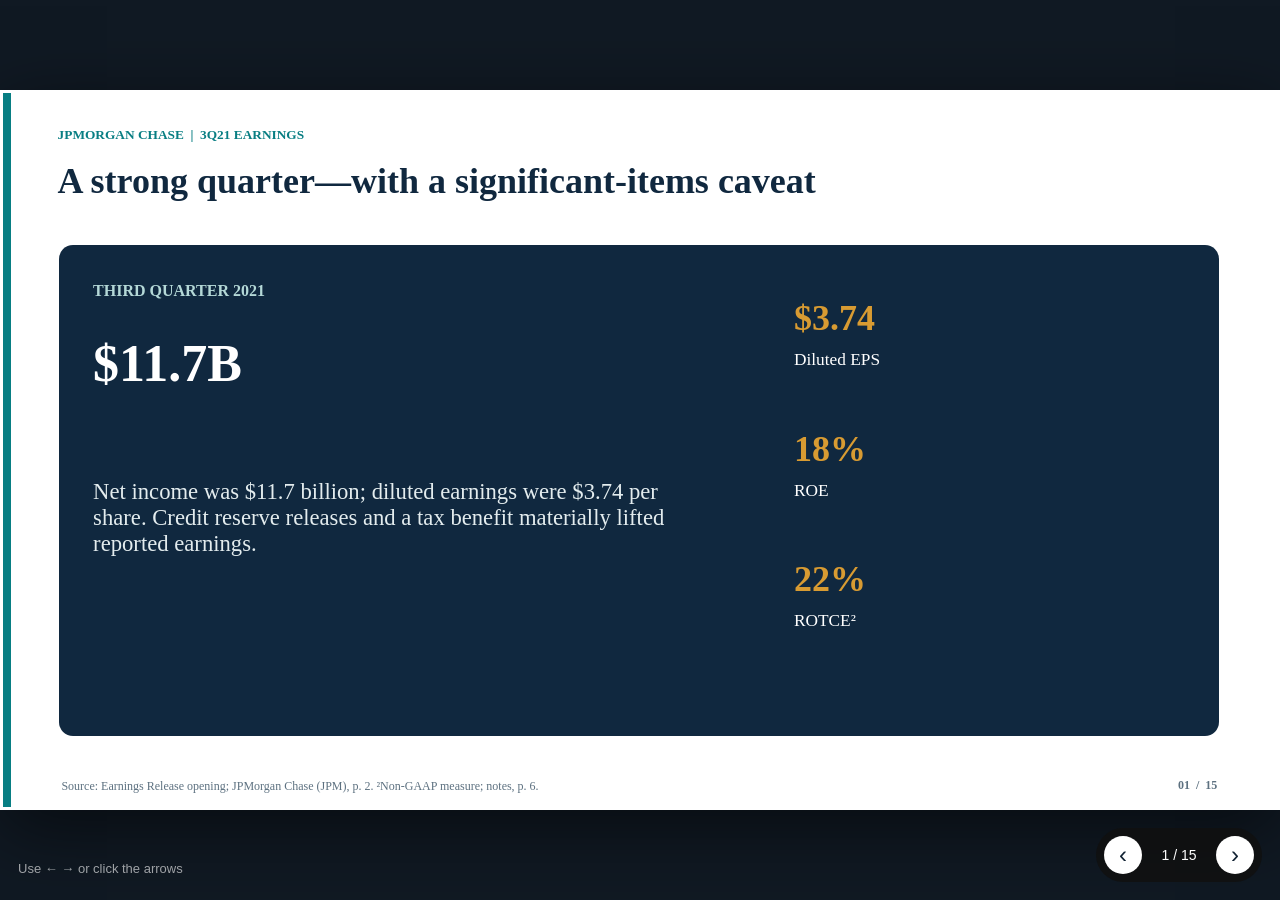
<file: assets/demo1/deck.html>
<!doctype html><html lang="en"><head><meta charset="utf-8"><meta name="viewport" content="width=device-width,initial-scale=1"><meta name="description" content="Offline HTML slide presentation"><title>Presentation</title><style>
*{box-sizing:border-box}html,body{margin:0;width:100%;height:100%;background:#101923;color:#172b4d;font-family:Arial,sans-serif}.viewer{height:100%;display:grid;place-items:center}.slide{position:relative;width:min(100vw,177.7778vh);height:min(100vh,56.25vw);overflow:hidden;display:none;box-shadow:0 20px 70px #0008}.slide.active{display:block}.element{position:absolute;overflow:hidden}.text{line-height:1.15}.text p{margin:0 0 .36em;white-space:pre-wrap}.shape{width:100%;height:100%}.chart{display:block;width:100%;height:100%;overflow:visible}.axis{stroke:#9aa8b6;stroke-width:2}.axis-label{font:22px Arial,sans-serif;fill:#34495e}.chart-title{font:26px Arial,sans-serif;font-weight:700;fill:#172b4d}.deck-table{width:100%;height:100%;border-collapse:collapse;font:18px Arial,sans-serif}.deck-table td{border:1px solid #d1d9df;padding:7px 10px}.deck-image{width:100%;height:100%;object-fit:contain}.controls{position:fixed;right:18px;bottom:18px;display:flex;align-items:center;gap:10px;padding:8px;border-radius:99px;background:#111d;color:#fff;font:14px Arial,sans-serif}.controls button{width:38px;height:38px;border:0;border-radius:50%;background:#fff;color:#123;font-size:24px;cursor:pointer}.controls button:focus-visible{outline:3px solid #47d7c4}.counter{min-width:54px;text-align:center}.help{position:fixed;left:18px;bottom:24px;color:#fff9;font-size:13px}.screenshot .controls,.screenshot .help{display:none}@page{size:13.333333in 7.5in;margin:0}@media print{html,body{height:auto;background:white}.viewer{height:auto;display:block}.slide,.slide.active{display:block;width:13.333333in;height:7.5in;box-shadow:none;page-break-after:always}.slide:last-child{page-break-after:auto}.controls,.help{display:none}}body[data-overview="1"]{height:auto;overflow:auto;background:#dce2e8}.overview{display:grid;grid-template-columns:repeat(3,minmax(0,1fr));gap:14px;padding:20px}.overview .slide{display:block;width:100%;height:auto;aspect-ratio:16/9;box-shadow:0 3px 12px #0004}.overview .element{font-size:clamp(4px,1vw,15px)!important}.overview .text p{margin:0}.overview .controls,.overview .help{display:none}
</style></head><body><main class="viewer" id="viewer"><section class="slide" id="slide-1" aria-label="Slide 1" style="background:#FFFFFF"><div class="element shape" style="left:0.00000%;top:0.00000%;width:100.00000%;height:100.00000%;text-align:left;padding:2.88px;"><div class="shape" style="background:#FFFFFF;border-radius:0;" aria-hidden="true"></div></div><div class="element shape" style="left:0.00000%;top:0.00000%;width:1.05000%;height:100.00000%;text-align:left;padding:2.88px;"><div class="shape" style="background:#087E83;border-radius:0;" aria-hidden="true"></div></div><div class="element text" style="left:4.35000%;top:4.53333%;width:67.50000%;height:3.33333%;text-align:left;padding:1.92px;display:flex;flex-direction:column;justify-content:flex-start;"><p><span style="font-family:Segoe UI;font-size:13.33px;color:#087E83;font-weight:700">JPMORGAN CHASE  |  3Q21 EARNINGS</span></p></div><div class="element text" style="left:4.35000%;top:9.60000%;width:90.75000%;height:8.26667%;text-align:left;padding:1.92px;display:flex;flex-direction:column;justify-content:flex-start;"><p><span style="font-family:Segoe UI;font-size:36.00px;color:#10283F;font-weight:700">A strong quarter—with a significant-items caveat</span></p></div><div class="element shape" style="left:4.35000%;top:21.06667%;width:91.12500%;height:69.06667%;text-align:left;padding:2.88px;"><div class="shape" style="background:#10283F;border-radius:14px;" aria-hidden="true"></div></div><div class="element text" style="left:7.12500%;top:26.40000%;width:52.50000%;height:4.66667%;text-align:left;padding:1.92px;display:flex;flex-direction:column;justify-content:flex-start;"><p><span style="font-family:Segoe UI;font-size:16.00px;color:#B4D8D7;font-weight:700">THIRD QUARTER 2021</span></p></div><div class="element text" style="left:7.12500%;top:33.60000%;width:48.75000%;height:17.86667%;text-align:left;padding:1.92px;display:flex;flex-direction:column;justify-content:flex-start;"><p><span style="font-family:Segoe UI;font-size:52.00px;color:#FFFFFF;font-weight:700">$11.7B</span></p></div><div class="element text" style="left:7.12500%;top:53.73333%;width:46.50000%;height:14.66667%;text-align:left;padding:1.92px;display:flex;flex-direction:column;justify-content:flex-start;"><p><span style="font-family:Segoe UI;font-size:22.67px;color:#E3ECEE">Net income was $11.7 billion; diluted earnings were $3.74 per share. Credit reserve releases and a tax benefit materially lifted reported earnings.</span></p></div><div class="element shape" style="left:58.50000%;top:26.93333%;width:0.18750%;height:54.66667%;text-align:left;padding:2.88px;"><div class="shape" style="background:#496173;border-radius:0;" aria-hidden="true"></div></div><div class="element text" style="left:61.87500%;top:28.66667%;width:29.25000%;height:7.06667%;text-align:left;padding:1.92px;display:flex;flex-direction:column;justify-content:flex-start;"><p><span style="font-family:Segoe UI;font-size:36.00px;color:#D89B32;font-weight:700">$3.74</span></p></div><div class="element text" style="left:61.87500%;top:35.86667%;width:29.25000%;height:6.40000%;text-align:left;padding:1.92px;display:flex;flex-direction:column;justify-content:flex-start;"><p><span style="font-family:Segoe UI;font-size:17.33px;color:#FFFFFF">Diluted EPS</span></p></div><div class="element text" style="left:61.87500%;top:46.80000%;width:29.25000%;height:7.06667%;text-align:left;padding:1.92px;display:flex;flex-direction:column;justify-content:flex-start;"><p><span style="font-family:Segoe UI;font-size:36.00px;color:#D89B32;font-weight:700">18%</span></p></div><div class="element text" style="left:61.87500%;top:54.00000%;width:29.25000%;height:6.40000%;text-align:left;padding:1.92px;display:flex;flex-direction:column;justify-content:flex-start;"><p><span style="font-family:Segoe UI;font-size:17.33px;color:#FFFFFF">ROE</span></p></div><div class="element text" style="left:61.87500%;top:64.93333%;width:29.25000%;height:7.06667%;text-align:left;padding:1.92px;display:flex;flex-direction:column;justify-content:flex-start;"><p><span style="font-family:Segoe UI;font-size:36.00px;color:#D89B32;font-weight:700">22%</span></p></div><div class="element text" style="left:61.87500%;top:72.13333%;width:29.25000%;height:6.40000%;text-align:left;padding:1.92px;display:flex;flex-direction:column;justify-content:flex-start;"><p><span style="font-family:Segoe UI;font-size:17.33px;color:#FFFFFF">ROTCE²</span></p></div><div class="element shape" style="left:4.35000%;top:94.13333%;width:91.12500%;height:0.16000%;text-align:left;padding:2.88px;"><div class="shape" style="background:#D9E2E6;border-radius:0;" aria-hidden="true"></div></div><div class="element text" style="left:4.65000%;top:95.06667%;width:81.75000%;height:2.66667%;text-align:left;padding:1.92px;display:flex;flex-direction:column;justify-content:flex-start;"><p><span style="font-family:Segoe UI;font-size:12.00px;color:#5D7180">Source: Earnings Release opening; JPMorgan Chase (JPM), p. 2. ²Non-GAAP measure; notes, p. 6.</span></p></div><div class="element text" style="left:87.37500%;top:94.93333%;width:7.87500%;height:2.66667%;text-align:right;padding:1.92px;display:flex;flex-direction:column;justify-content:flex-start;"><p><span style="font-family:Segoe UI;font-size:12.00px;color:#5D7180;font-weight:700">01  /  15</span></p></div></section><section class="slide" id="slide-2" aria-label="Slide 2" style="background:#FFFFFF"><div class="element shape" style="left:0.00000%;top:0.00000%;width:100.00000%;height:100.00000%;text-align:left;padding:2.88px;"><div class="shape" style="background:#FFFFFF;border-radius:0;" aria-hidden="true"></div></div><div class="element shape" style="left:0.00000%;top:0.00000%;width:1.05000%;height:100.00000%;text-align:left;padding:2.88px;"><div class="shape" style="background:#087E83;border-radius:0;" aria-hidden="true"></div></div><div class="element text" style="left:4.35000%;top:4.53333%;width:67.50000%;height:3.33333%;text-align:left;padding:1.92px;display:flex;flex-direction:column;justify-content:flex-start;"><p><span style="font-family:Segoe UI;font-size:13.33px;color:#087E83;font-weight:700">JPMORGAN CHASE  |  3Q21 EARNINGS</span></p></div><div class="element text" style="left:4.35000%;top:9.60000%;width:90.75000%;height:8.26667%;text-align:left;padding:1.92px;display:flex;flex-direction:column;justify-content:flex-start;"><p><span style="font-family:Segoe UI;font-size:36.00px;color:#10283F;font-weight:700">Two items explain much of the earnings uplift</span></p></div><div class="element text" style="left:4.65000%;top:19.73333%;width:89.25000%;height:9.06667%;text-align:left;padding:1.92px;display:flex;flex-direction:column;justify-content:flex-start;"><p><span style="font-family:Segoe UI;font-size:22.67px;color:#5D7180">The headline is real—but not all of it reflects repeatable operating profit.</span></p></div><div class="element shape" style="left:4.65000%;top:32.26667%;width:29.35000%;height:18.00000%;text-align:left;padding:2.88px;"><div class="shape" style="background:#F1F5F6;border-radius:14px;" aria-hidden="true"></div></div><div class="element shape" style="left:4.65000%;top:32.26667%;width:0.48750%;height:18.00000%;text-align:left;padding:2.88px;"><div class="shape" style="background:#087E83;border-radius:0;" aria-hidden="true"></div></div><div class="element text" style="left:6.07500%;top:34.53333%;width:26.80000%;height:7.33333%;text-align:left;padding:1.92px;display:flex;flex-direction:column;justify-content:flex-start;"><p><span style="font-family:Segoe UI;font-size:32.00px;color:#10283F;font-weight:700">$2.1B</span></p></div><div class="element text" style="left:6.07500%;top:42.26667%;width:26.80000%;height:6.40000%;text-align:left;padding:1.92px;display:flex;flex-direction:column;justify-content:flex-start;"><p><span style="font-family:Segoe UI;font-size:17.33px;color:#5D7180">Net credit reserve release</span></p></div><div class="element shape" style="left:35.35000%;top:32.26667%;width:29.35000%;height:18.00000%;text-align:left;padding:2.88px;"><div class="shape" style="background:#F1F5F6;border-radius:14px;" aria-hidden="true"></div></div><div class="element shape" style="left:35.35000%;top:32.26667%;width:0.48750%;height:18.00000%;text-align:left;padding:2.88px;"><div class="shape" style="background:#087E83;border-radius:0;" aria-hidden="true"></div></div><div class="element text" style="left:36.77500%;top:34.53333%;width:26.80000%;height:7.33333%;text-align:left;padding:1.92px;display:flex;flex-direction:column;justify-content:flex-start;"><p><span style="font-family:Segoe UI;font-size:32.00px;color:#10283F;font-weight:700">$566M</span></p></div><div class="element text" style="left:36.77500%;top:42.26667%;width:26.80000%;height:6.40000%;text-align:left;padding:1.92px;display:flex;flex-direction:column;justify-content:flex-start;"><p><span style="font-family:Segoe UI;font-size:17.33px;color:#5D7180">Income tax benefit</span></p></div><div class="element shape" style="left:66.05000%;top:32.26667%;width:29.35000%;height:18.00000%;text-align:left;padding:2.88px;"><div class="shape" style="background:#F1F5F6;border-radius:14px;" aria-hidden="true"></div></div><div class="element shape" style="left:66.05000%;top:32.26667%;width:0.48750%;height:18.00000%;text-align:left;padding:2.88px;"><div class="shape" style="background:#087E83;border-radius:0;" aria-hidden="true"></div></div><div class="element text" style="left:67.47500%;top:34.53333%;width:26.80000%;height:7.33333%;text-align:left;padding:1.92px;display:flex;flex-direction:column;justify-content:flex-start;"><p><span style="font-family:Segoe UI;font-size:32.00px;color:#10283F;font-weight:700">$9.6B</span></p></div><div class="element text" style="left:67.47500%;top:42.26667%;width:26.80000%;height:6.40000%;text-align:left;padding:1.92px;display:flex;flex-direction:column;justify-content:flex-start;"><p><span style="font-family:Segoe UI;font-size:17.33px;color:#5D7180">Net income excluding items²</span></p></div><div class="element shape" style="left:4.95000%;top:53.60000%;width:90.00000%;height:0.16000%;text-align:left;padding:2.88px;"><div class="shape" style="background:#D9E2E6;border-radius:0;" aria-hidden="true"></div></div><div class="element text" style="left:5.70000%;top:55.20000%;width:24.75000%;height:4.66667%;text-align:left;padding:1.92px;display:flex;flex-direction:column;justify-content:flex-start;"><p><span style="font-family:Segoe UI;font-size:17.33px;color:#183247;font-weight:700">Reported net income</span></p></div><div class="element text" style="left:30.60000%;top:55.20000%;width:61.87500%;height:5.06667%;text-align:left;padding:1.92px;display:flex;flex-direction:column;justify-content:flex-start;"><p><span style="font-family:Segoe UI;font-size:18.67px;color:#5D7180">$11.7 billion; excluding significant items: $9.6 billion</span></p></div><div class="element shape" style="left:4.95000%;top:60.93333%;width:90.00000%;height:0.16000%;text-align:left;padding:2.88px;"><div class="shape" style="background:#D9E2E6;border-radius:0;" aria-hidden="true"></div></div><div class="element text" style="left:5.70000%;top:62.53333%;width:24.75000%;height:4.66667%;text-align:left;padding:1.92px;display:flex;flex-direction:column;justify-content:flex-start;"><p><span style="font-family:Segoe UI;font-size:17.33px;color:#183247;font-weight:700">Reported EPS</span></p></div><div class="element text" style="left:30.60000%;top:62.53333%;width:61.87500%;height:5.06667%;text-align:left;padding:1.92px;display:flex;flex-direction:column;justify-content:flex-start;"><p><span style="font-family:Segoe UI;font-size:18.67px;color:#5D7180">$3.74; excluding significant items: $3.03</span></p></div><div class="element shape" style="left:4.95000%;top:68.26667%;width:90.00000%;height:0.16000%;text-align:left;padding:2.88px;"><div class="shape" style="background:#D9E2E6;border-radius:0;" aria-hidden="true"></div></div><div class="element text" style="left:5.70000%;top:69.86667%;width:24.75000%;height:4.66667%;text-align:left;padding:1.92px;display:flex;flex-direction:column;justify-content:flex-start;"><p><span style="font-family:Segoe UI;font-size:17.33px;color:#183247;font-weight:700">ROTCE²</span></p></div><div class="element text" style="left:30.60000%;top:69.86667%;width:61.87500%;height:5.06667%;text-align:left;padding:1.92px;display:flex;flex-direction:column;justify-content:flex-start;"><p><span style="font-family:Segoe UI;font-size:18.67px;color:#5D7180">22% reported; 18% excluding significant items</span></p></div><div class="element shape" style="left:5.10000%;top:83.86667%;width:89.62500%;height:6.40000%;text-align:left;padding:2.88px;"><div class="shape" style="background:#EAF3F2;border-radius:14px;" aria-hidden="true"></div></div><div class="element text" style="left:6.52500%;top:85.06667%;width:86.62500%;height:3.86667%;text-align:left;padding:1.92px;display:flex;flex-direction:column;justify-content:flex-start;"><p><span style="font-family:Segoe UI;font-size:16.00px;color:#087E83;font-weight:700">The release labels the exclusion figures non-GAAP measures.</span></p></div><div class="element shape" style="left:4.35000%;top:94.13333%;width:91.12500%;height:0.16000%;text-align:left;padding:2.88px;"><div class="shape" style="background:#D9E2E6;border-radius:0;" aria-hidden="true"></div></div><div class="element text" style="left:4.65000%;top:95.06667%;width:81.75000%;height:2.66667%;text-align:left;padding:1.92px;display:flex;flex-direction:column;justify-content:flex-start;"><p><span style="font-family:Segoe UI;font-size:12.00px;color:#5D7180">Source: Significant Items, p. 1; non-GAAP note 2(c), p. 6.</span></p></div><div class="element text" style="left:87.37500%;top:94.93333%;width:7.87500%;height:2.66667%;text-align:right;padding:1.92px;display:flex;flex-direction:column;justify-content:flex-start;"><p><span style="font-family:Segoe UI;font-size:12.00px;color:#5D7180;font-weight:700">02  /  15</span></p></div></section><section class="slide" id="slide-3" aria-label="Slide 3" style="background:#FFFFFF"><div class="element shape" style="left:0.00000%;top:0.00000%;width:100.00000%;height:100.00000%;text-align:left;padding:2.88px;"><div class="shape" style="background:#FFFFFF;border-radius:0;" aria-hidden="true"></div></div><div class="element shape" style="left:0.00000%;top:0.00000%;width:1.05000%;height:100.00000%;text-align:left;padding:2.88px;"><div class="shape" style="background:#087E83;border-radius:0;" aria-hidden="true"></div></div><div class="element text" style="left:4.35000%;top:4.53333%;width:67.50000%;height:3.33333%;text-align:left;padding:1.92px;display:flex;flex-direction:column;justify-content:flex-start;"><p><span style="font-family:Segoe UI;font-size:13.33px;color:#087E83;font-weight:700">JPMORGAN CHASE  |  3Q21 EARNINGS</span></p></div><div class="element text" style="left:4.35000%;top:9.60000%;width:90.75000%;height:8.26667%;text-align:left;padding:1.92px;display:flex;flex-direction:column;justify-content:flex-start;"><p><span style="font-family:Segoe UI;font-size:36.00px;color:#10283F;font-weight:700">Reserve releases are not recurring earnings</span></p></div><div class="element text" style="left:4.65000%;top:19.73333%;width:89.25000%;height:9.06667%;text-align:left;padding:1.92px;display:flex;flex-direction:column;justify-content:flex-start;"><p><span style="font-family:Segoe UI;font-size:22.67px;color:#5D7180">Management explicitly cautioned against treating scenario-driven reserve releases as core profit.</span></p></div><div class="element shape" style="left:4.65000%;top:32.26667%;width:29.35000%;height:18.00000%;text-align:left;padding:2.88px;"><div class="shape" style="background:#F1F5F6;border-radius:14px;" aria-hidden="true"></div></div><div class="element shape" style="left:4.65000%;top:32.26667%;width:0.48750%;height:18.00000%;text-align:left;padding:2.88px;"><div class="shape" style="background:#087E83;border-radius:0;" aria-hidden="true"></div></div><div class="element text" style="left:6.07500%;top:34.53333%;width:26.80000%;height:7.33333%;text-align:left;padding:1.92px;display:flex;flex-direction:column;justify-content:flex-start;"><p><span style="font-family:Segoe UI;font-size:32.00px;color:#10283F;font-weight:700">$2.1B</span></p></div><div class="element text" style="left:6.07500%;top:42.26667%;width:26.80000%;height:6.40000%;text-align:left;padding:1.92px;display:flex;flex-direction:column;justify-content:flex-start;"><p><span style="font-family:Segoe UI;font-size:17.33px;color:#5D7180">Net reserve release in 3Q21</span></p></div><div class="element shape" style="left:35.35000%;top:32.26667%;width:29.35000%;height:18.00000%;text-align:left;padding:2.88px;"><div class="shape" style="background:#F1F5F6;border-radius:14px;" aria-hidden="true"></div></div><div class="element shape" style="left:35.35000%;top:32.26667%;width:0.48750%;height:18.00000%;text-align:left;padding:2.88px;"><div class="shape" style="background:#087E83;border-radius:0;" aria-hidden="true"></div></div><div class="element text" style="left:36.77500%;top:34.53333%;width:26.80000%;height:7.33333%;text-align:left;padding:1.92px;display:flex;flex-direction:column;justify-content:flex-start;"><p><span style="font-family:Segoe UI;font-size:32.00px;color:#10283F;font-weight:700">$524M</span></p></div><div class="element text" style="left:36.77500%;top:42.26667%;width:26.80000%;height:6.40000%;text-align:left;padding:1.92px;display:flex;flex-direction:column;justify-content:flex-start;"><p><span style="font-family:Segoe UI;font-size:17.33px;color:#5D7180">Net charge-offs in 3Q21</span></p></div><div class="element shape" style="left:66.05000%;top:32.26667%;width:29.35000%;height:18.00000%;text-align:left;padding:2.88px;"><div class="shape" style="background:#F1F5F6;border-radius:14px;" aria-hidden="true"></div></div><div class="element shape" style="left:66.05000%;top:32.26667%;width:0.48750%;height:18.00000%;text-align:left;padding:2.88px;"><div class="shape" style="background:#087E83;border-radius:0;" aria-hidden="true"></div></div><div class="element text" style="left:67.47500%;top:34.53333%;width:26.80000%;height:7.33333%;text-align:left;padding:1.92px;display:flex;flex-direction:column;justify-content:flex-start;"><p><span style="font-family:Segoe UI;font-size:32.00px;color:#10283F;font-weight:700">$1.5B</span></p></div><div class="element text" style="left:67.47500%;top:42.26667%;width:26.80000%;height:6.40000%;text-align:left;padding:1.92px;display:flex;flex-direction:column;justify-content:flex-start;"><p><span style="font-family:Segoe UI;font-size:17.33px;color:#5D7180">Provision for credit losses: net benefit</span></p></div><div class="element shape" style="left:4.95000%;top:53.60000%;width:90.00000%;height:0.16000%;text-align:left;padding:2.88px;"><div class="shape" style="background:#D9E2E6;border-radius:0;" aria-hidden="true"></div></div><div class="element text" style="left:5.70000%;top:55.20000%;width:24.75000%;height:4.66667%;text-align:left;padding:1.92px;display:flex;flex-direction:column;justify-content:flex-start;"><p><span style="font-family:Segoe UI;font-size:17.33px;color:#183247;font-weight:700">Why it happened</span></p></div><div class="element text" style="left:30.60000%;top:55.20000%;width:61.87500%;height:5.06667%;text-align:left;padding:1.92px;display:flex;flex-direction:column;justify-content:flex-start;"><p><span style="font-family:Segoe UI;font-size:18.67px;color:#5D7180">Economic outlook improved and scenarios improved accordingly</span></p></div><div class="element shape" style="left:4.95000%;top:60.93333%;width:90.00000%;height:0.16000%;text-align:left;padding:2.88px;"><div class="shape" style="background:#D9E2E6;border-radius:0;" aria-hidden="true"></div></div><div class="element text" style="left:5.70000%;top:62.53333%;width:24.75000%;height:4.66667%;text-align:left;padding:1.92px;display:flex;flex-direction:column;justify-content:flex-start;"><p><span style="font-family:Segoe UI;font-size:17.33px;color:#183247;font-weight:700">Management’s warning</span></p></div><div class="element text" style="left:30.60000%;top:62.53333%;width:61.87500%;height:5.06667%;text-align:left;padding:1.92px;display:flex;flex-direction:column;justify-content:flex-start;"><p><span style="font-family:Segoe UI;font-size:18.67px;color:#5D7180">Scenario-driven releases are not core or recurring profits</span></p></div><div class="element shape" style="left:4.95000%;top:68.26667%;width:90.00000%;height:0.16000%;text-align:left;padding:2.88px;"><div class="shape" style="background:#D9E2E6;border-radius:0;" aria-hidden="true"></div></div><div class="element text" style="left:5.70000%;top:69.86667%;width:24.75000%;height:4.66667%;text-align:left;padding:1.92px;display:flex;flex-direction:column;justify-content:flex-start;"><p><span style="font-family:Segoe UI;font-size:17.33px;color:#183247;font-weight:700">Comparison</span></p></div><div class="element text" style="left:30.60000%;top:69.86667%;width:61.87500%;height:5.06667%;text-align:left;padding:1.92px;display:flex;flex-direction:column;justify-content:flex-start;"><p><span style="font-family:Segoe UI;font-size:18.67px;color:#5D7180">3Q20 provision was an expense of $611 million</span></p></div><div class="element shape" style="left:5.10000%;top:83.86667%;width:89.62500%;height:6.40000%;text-align:left;padding:2.88px;"><div class="shape" style="background:#EAF3F2;border-radius:14px;" aria-hidden="true"></div></div><div class="element text" style="left:6.52500%;top:85.06667%;width:86.62500%;height:3.86667%;text-align:left;padding:1.92px;display:flex;flex-direction:column;justify-content:flex-start;"><p><span style="font-family:Segoe UI;font-size:16.00px;color:#087E83;font-weight:700">Reserve calculations use hypothetical multi-year probability-adjusted scenarios and may create quarterly volatility.</span></p></div><div class="element shape" style="left:4.35000%;top:94.13333%;width:91.12500%;height:0.16000%;text-align:left;padding:2.88px;"><div class="shape" style="background:#D9E2E6;border-radius:0;" aria-hidden="true"></div></div><div class="element text" style="left:4.65000%;top:95.06667%;width:81.75000%;height:2.66667%;text-align:left;padding:1.92px;display:flex;flex-direction:column;justify-content:flex-start;"><p><span style="font-family:Segoe UI;font-size:12.00px;color:#5D7180">Source: CEO comments, p. 1; JPM results discussion, p. 2.</span></p></div><div class="element text" style="left:87.37500%;top:94.93333%;width:7.87500%;height:2.66667%;text-align:right;padding:1.92px;display:flex;flex-direction:column;justify-content:flex-start;"><p><span style="font-family:Segoe UI;font-size:12.00px;color:#5D7180;font-weight:700">03  /  15</span></p></div></section><section class="slide" id="slide-4" aria-label="Slide 4" style="background:#FFFFFF"><div class="element shape" style="left:0.00000%;top:0.00000%;width:100.00000%;height:100.00000%;text-align:left;padding:2.88px;"><div class="shape" style="background:#FFFFFF;border-radius:0;" aria-hidden="true"></div></div><div class="element shape" style="left:0.00000%;top:0.00000%;width:1.05000%;height:100.00000%;text-align:left;padding:2.88px;"><div class="shape" style="background:#087E83;border-radius:0;" aria-hidden="true"></div></div><div class="element text" style="left:4.35000%;top:4.53333%;width:67.50000%;height:3.33333%;text-align:left;padding:1.92px;display:flex;flex-direction:column;justify-content:flex-start;"><p><span style="font-family:Segoe UI;font-size:13.33px;color:#087E83;font-weight:700">JPMORGAN CHASE  |  3Q21 EARNINGS</span></p></div><div class="element text" style="left:4.35000%;top:9.60000%;width:90.75000%;height:8.26667%;text-align:left;padding:1.92px;display:flex;flex-direction:column;justify-content:flex-start;"><p><span style="font-family:Segoe UI;font-size:36.00px;color:#10283F;font-weight:700">Revenue rose modestly; managed and reported differ</span></p></div><div class="element text" style="left:4.65000%;top:19.73333%;width:89.25000%;height:9.06667%;text-align:left;padding:1.92px;display:flex;flex-direction:column;justify-content:flex-start;"><p><span style="font-family:Segoe UI;font-size:22.67px;color:#5D7180">Managed revenue is a non-GAAP presentation; reported revenue follows U.S. GAAP.</span></p></div><div class="element shape" style="left:4.65000%;top:32.26667%;width:29.35000%;height:18.00000%;text-align:left;padding:2.88px;"><div class="shape" style="background:#F1F5F6;border-radius:14px;" aria-hidden="true"></div></div><div class="element shape" style="left:4.65000%;top:32.26667%;width:0.48750%;height:18.00000%;text-align:left;padding:2.88px;"><div class="shape" style="background:#087E83;border-radius:0;" aria-hidden="true"></div></div><div class="element text" style="left:6.07500%;top:34.53333%;width:26.80000%;height:7.33333%;text-align:left;padding:1.92px;display:flex;flex-direction:column;justify-content:flex-start;"><p><span style="font-family:Segoe UI;font-size:32.00px;color:#10283F;font-weight:700">$30.4B</span></p></div><div class="element text" style="left:6.07500%;top:42.26667%;width:26.80000%;height:6.40000%;text-align:left;padding:1.92px;display:flex;flex-direction:column;justify-content:flex-start;"><p><span style="font-family:Segoe UI;font-size:17.33px;color:#5D7180">Managed revenue² · up 2%</span></p></div><div class="element shape" style="left:35.35000%;top:32.26667%;width:29.35000%;height:18.00000%;text-align:left;padding:2.88px;"><div class="shape" style="background:#F1F5F6;border-radius:14px;" aria-hidden="true"></div></div><div class="element shape" style="left:35.35000%;top:32.26667%;width:0.48750%;height:18.00000%;text-align:left;padding:2.88px;"><div class="shape" style="background:#087E83;border-radius:0;" aria-hidden="true"></div></div><div class="element text" style="left:36.77500%;top:34.53333%;width:26.80000%;height:7.33333%;text-align:left;padding:1.92px;display:flex;flex-direction:column;justify-content:flex-start;"><p><span style="font-family:Segoe UI;font-size:32.00px;color:#10283F;font-weight:700">$29.6B</span></p></div><div class="element text" style="left:36.77500%;top:42.26667%;width:26.80000%;height:6.40000%;text-align:left;padding:1.92px;display:flex;flex-direction:column;justify-content:flex-start;"><p><span style="font-family:Segoe UI;font-size:17.33px;color:#5D7180">Reported revenue · up 1%</span></p></div><div class="element shape" style="left:66.05000%;top:32.26667%;width:29.35000%;height:18.00000%;text-align:left;padding:2.88px;"><div class="shape" style="background:#F1F5F6;border-radius:14px;" aria-hidden="true"></div></div><div class="element shape" style="left:66.05000%;top:32.26667%;width:0.48750%;height:18.00000%;text-align:left;padding:2.88px;"><div class="shape" style="background:#087E83;border-radius:0;" aria-hidden="true"></div></div><div class="element text" style="left:67.47500%;top:34.53333%;width:26.80000%;height:7.33333%;text-align:left;padding:1.92px;display:flex;flex-direction:column;justify-content:flex-start;"><p><span style="font-family:Segoe UI;font-size:32.00px;color:#10283F;font-weight:700">$13.2B</span></p></div><div class="element text" style="left:67.47500%;top:42.26667%;width:26.80000%;height:6.40000%;text-align:left;padding:1.92px;display:flex;flex-direction:column;justify-content:flex-start;"><p><span style="font-family:Segoe UI;font-size:17.33px;color:#5D7180">Net interest income · up 1%</span></p></div><div class="element shape" style="left:4.95000%;top:53.60000%;width:90.00000%;height:0.16000%;text-align:left;padding:2.88px;"><div class="shape" style="background:#D9E2E6;border-radius:0;" aria-hidden="true"></div></div><div class="element text" style="left:5.70000%;top:55.20000%;width:24.75000%;height:4.66667%;text-align:left;padding:1.92px;display:flex;flex-direction:column;justify-content:flex-start;"><p><span style="font-family:Segoe UI;font-size:17.33px;color:#183247;font-weight:700">Noninterest revenue</span></p></div><div class="element text" style="left:30.60000%;top:55.20000%;width:61.87500%;height:5.06667%;text-align:left;padding:1.92px;display:flex;flex-direction:column;justify-content:flex-start;"><p><span style="font-family:Segoe UI;font-size:18.67px;color:#5D7180">$17.3 billion, up 3%</span></p></div><div class="element shape" style="left:4.95000%;top:60.93333%;width:90.00000%;height:0.16000%;text-align:left;padding:2.88px;"><div class="shape" style="background:#D9E2E6;border-radius:0;" aria-hidden="true"></div></div><div class="element text" style="left:5.70000%;top:62.53333%;width:24.75000%;height:4.66667%;text-align:left;padding:1.92px;display:flex;flex-direction:column;justify-content:flex-start;"><p><span style="font-family:Segoe UI;font-size:17.33px;color:#183247;font-weight:700">Drivers</span></p></div><div class="element text" style="left:30.60000%;top:62.53333%;width:61.87500%;height:5.06667%;text-align:left;padding:1.92px;display:flex;flex-direction:column;justify-content:flex-start;"><p><span style="font-family:Segoe UI;font-size:18.67px;color:#5D7180">Higher CIB Investment Banking fees and AWM management fees</span></p></div><div class="element shape" style="left:4.95000%;top:68.26667%;width:90.00000%;height:0.16000%;text-align:left;padding:2.88px;"><div class="shape" style="background:#D9E2E6;border-radius:0;" aria-hidden="true"></div></div><div class="element text" style="left:5.70000%;top:69.86667%;width:24.75000%;height:4.66667%;text-align:left;padding:1.92px;display:flex;flex-direction:column;justify-content:flex-start;"><p><span style="font-family:Segoe UI;font-size:17.33px;color:#183247;font-weight:700">Offset</span></p></div><div class="element text" style="left:30.60000%;top:69.86667%;width:61.87500%;height:5.06667%;text-align:left;padding:1.92px;display:flex;flex-direction:column;justify-content:flex-start;"><p><span style="font-family:Segoe UI;font-size:18.67px;color:#5D7180">Net securities losses in Corporate; lower Home Lending revenue</span></p></div><div class="element shape" style="left:5.10000%;top:83.86667%;width:89.62500%;height:6.40000%;text-align:left;padding:2.88px;"><div class="shape" style="background:#EAF3F2;border-radius:14px;" aria-hidden="true"></div></div><div class="element text" style="left:6.52500%;top:85.06667%;width:86.62500%;height:3.86667%;text-align:left;padding:1.92px;display:flex;flex-direction:column;justify-content:flex-start;"><p><span style="font-family:Segoe UI;font-size:16.00px;color:#087E83;font-weight:700">Unless noted otherwise, percent comparisons are 3Q21 versus 3Q20.</span></p></div><div class="element shape" style="left:4.35000%;top:94.13333%;width:91.12500%;height:0.16000%;text-align:left;padding:2.88px;"><div class="shape" style="background:#D9E2E6;border-radius:0;" aria-hidden="true"></div></div><div class="element text" style="left:4.65000%;top:95.06667%;width:81.75000%;height:2.66667%;text-align:left;padding:1.92px;display:flex;flex-direction:column;justify-content:flex-start;"><p><span style="font-family:Segoe UI;font-size:12.00px;color:#5D7180">Source: JPM results discussion and table, p. 2; non-GAAP note 2(a), p. 6.</span></p></div><div class="element text" style="left:87.37500%;top:94.93333%;width:7.87500%;height:2.66667%;text-align:right;padding:1.92px;display:flex;flex-direction:column;justify-content:flex-start;"><p><span style="font-family:Segoe UI;font-size:12.00px;color:#5D7180;font-weight:700">04  /  15</span></p></div></section><section class="slide" id="slide-5" aria-label="Slide 5" style="background:#FFFFFF"><div class="element shape" style="left:0.00000%;top:0.00000%;width:100.00000%;height:100.00000%;text-align:left;padding:2.88px;"><div class="shape" style="background:#FFFFFF;border-radius:0;" aria-hidden="true"></div></div><div class="element shape" style="left:0.00000%;top:0.00000%;width:1.05000%;height:100.00000%;text-align:left;padding:2.88px;"><div class="shape" style="background:#087E83;border-radius:0;" aria-hidden="true"></div></div><div class="element text" style="left:4.35000%;top:4.53333%;width:67.50000%;height:3.33333%;text-align:left;padding:1.92px;display:flex;flex-direction:column;justify-content:flex-start;"><p><span style="font-family:Segoe UI;font-size:13.33px;color:#087E83;font-weight:700">JPMORGAN CHASE  |  3Q21 EARNINGS</span></p></div><div class="element text" style="left:4.35000%;top:9.60000%;width:90.75000%;height:8.26667%;text-align:left;padding:1.92px;display:flex;flex-direction:column;justify-content:flex-start;"><p><span style="font-family:Segoe UI;font-size:36.00px;color:#10283F;font-weight:700">Credit accounting—not a broad revenue surge—lifted earnings</span></p></div><div class="element text" style="left:4.65000%;top:19.73333%;width:89.25000%;height:9.06667%;text-align:left;padding:1.92px;display:flex;flex-direction:column;justify-content:flex-start;"><p><span style="font-family:Segoe UI;font-size:22.67px;color:#5D7180">Expense was slightly higher year over year, while credit provision swung from expense to benefit.</span></p></div><div class="element shape" style="left:4.65000%;top:32.26667%;width:29.35000%;height:18.00000%;text-align:left;padding:2.88px;"><div class="shape" style="background:#F1F5F6;border-radius:14px;" aria-hidden="true"></div></div><div class="element shape" style="left:4.65000%;top:32.26667%;width:0.48750%;height:18.00000%;text-align:left;padding:2.88px;"><div class="shape" style="background:#087E83;border-radius:0;" aria-hidden="true"></div></div><div class="element text" style="left:6.07500%;top:34.53333%;width:26.80000%;height:7.33333%;text-align:left;padding:1.92px;display:flex;flex-direction:column;justify-content:flex-start;"><p><span style="font-family:Segoe UI;font-size:32.00px;color:#10283F;font-weight:700">$17.1B</span></p></div><div class="element text" style="left:6.07500%;top:42.26667%;width:26.80000%;height:6.40000%;text-align:left;padding:1.92px;display:flex;flex-direction:column;justify-content:flex-start;"><p><span style="font-family:Segoe UI;font-size:17.33px;color:#5D7180">Noninterest expense · up 1%</span></p></div><div class="element shape" style="left:35.35000%;top:32.26667%;width:29.35000%;height:18.00000%;text-align:left;padding:2.88px;"><div class="shape" style="background:#F1F5F6;border-radius:14px;" aria-hidden="true"></div></div><div class="element shape" style="left:35.35000%;top:32.26667%;width:0.48750%;height:18.00000%;text-align:left;padding:2.88px;"><div class="shape" style="background:#087E83;border-radius:0;" aria-hidden="true"></div></div><div class="element text" style="left:36.77500%;top:34.53333%;width:26.80000%;height:7.33333%;text-align:left;padding:1.92px;display:flex;flex-direction:column;justify-content:flex-start;"><p><span style="font-family:Segoe UI;font-size:32.00px;color:#10283F;font-weight:700">($1.5B)</span></p></div><div class="element text" style="left:36.77500%;top:42.26667%;width:26.80000%;height:6.40000%;text-align:left;padding:1.92px;display:flex;flex-direction:column;justify-content:flex-start;"><p><span style="font-family:Segoe UI;font-size:17.33px;color:#5D7180">Provision: net benefit in 3Q21</span></p></div><div class="element shape" style="left:66.05000%;top:32.26667%;width:29.35000%;height:18.00000%;text-align:left;padding:2.88px;"><div class="shape" style="background:#F1F5F6;border-radius:14px;" aria-hidden="true"></div></div><div class="element shape" style="left:66.05000%;top:32.26667%;width:0.48750%;height:18.00000%;text-align:left;padding:2.88px;"><div class="shape" style="background:#087E83;border-radius:0;" aria-hidden="true"></div></div><div class="element text" style="left:67.47500%;top:34.53333%;width:26.80000%;height:7.33333%;text-align:left;padding:1.92px;display:flex;flex-direction:column;justify-content:flex-start;"><p><span style="font-family:Segoe UI;font-size:32.00px;color:#10283F;font-weight:700">$611M</span></p></div><div class="element text" style="left:67.47500%;top:42.26667%;width:26.80000%;height:6.40000%;text-align:left;padding:1.92px;display:flex;flex-direction:column;justify-content:flex-start;"><p><span style="font-family:Segoe UI;font-size:17.33px;color:#5D7180">Provision expense in 3Q20</span></p></div><div class="element shape" style="left:4.95000%;top:53.60000%;width:90.00000%;height:0.16000%;text-align:left;padding:2.88px;"><div class="shape" style="background:#D9E2E6;border-radius:0;" aria-hidden="true"></div></div><div class="element text" style="left:5.70000%;top:55.20000%;width:24.75000%;height:4.66667%;text-align:left;padding:1.92px;display:flex;flex-direction:column;justify-content:flex-start;"><p><span style="font-family:Segoe UI;font-size:17.33px;color:#183247;font-weight:700">Expense drivers</span></p></div><div class="element text" style="left:30.60000%;top:55.20000%;width:61.87500%;height:5.06667%;text-align:left;padding:1.92px;display:flex;flex-direction:column;justify-content:flex-start;"><p><span style="font-family:Segoe UI;font-size:18.67px;color:#5D7180">Marketing, technology and higher volume-/revenue-related costs</span></p></div><div class="element shape" style="left:4.95000%;top:60.93333%;width:90.00000%;height:0.16000%;text-align:left;padding:2.88px;"><div class="shape" style="background:#D9E2E6;border-radius:0;" aria-hidden="true"></div></div><div class="element text" style="left:5.70000%;top:62.53333%;width:24.75000%;height:4.66667%;text-align:left;padding:1.92px;display:flex;flex-direction:column;justify-content:flex-start;"><p><span style="font-family:Segoe UI;font-size:17.33px;color:#183247;font-weight:700">Offsets</span></p></div><div class="element text" style="left:30.60000%;top:62.53333%;width:61.87500%;height:5.06667%;text-align:left;padding:1.92px;display:flex;flex-direction:column;justify-content:flex-start;"><p><span style="font-family:Segoe UI;font-size:18.67px;color:#5D7180">Lower legal and structural expense; prior year included legacy-investment impairment</span></p></div><div class="element shape" style="left:4.95000%;top:68.26667%;width:90.00000%;height:0.16000%;text-align:left;padding:2.88px;"><div class="shape" style="background:#D9E2E6;border-radius:0;" aria-hidden="true"></div></div><div class="element text" style="left:5.70000%;top:69.86667%;width:24.75000%;height:4.66667%;text-align:left;padding:1.92px;display:flex;flex-direction:column;justify-content:flex-start;"><p><span style="font-family:Segoe UI;font-size:17.33px;color:#183247;font-weight:700">Credit benefit</span></p></div><div class="element text" style="left:30.60000%;top:69.86667%;width:61.87500%;height:5.06667%;text-align:left;padding:1.92px;display:flex;flex-direction:column;justify-content:flex-start;"><p><span style="font-family:Segoe UI;font-size:18.67px;color:#5D7180">$2.1 billion net reserve release, partly offset by $524 million net charge-offs</span></p></div><div class="element shape" style="left:4.35000%;top:94.13333%;width:91.12500%;height:0.16000%;text-align:left;padding:2.88px;"><div class="shape" style="background:#D9E2E6;border-radius:0;" aria-hidden="true"></div></div><div class="element text" style="left:4.65000%;top:95.06667%;width:81.75000%;height:2.66667%;text-align:left;padding:1.92px;display:flex;flex-direction:column;justify-content:flex-start;"><p><span style="font-family:Segoe UI;font-size:12.00px;color:#5D7180">Source: JPM results table and discussion, p. 2.</span></p></div><div class="element text" style="left:87.37500%;top:94.93333%;width:7.87500%;height:2.66667%;text-align:right;padding:1.92px;display:flex;flex-direction:column;justify-content:flex-start;"><p><span style="font-family:Segoe UI;font-size:12.00px;color:#5D7180;font-weight:700">05  /  15</span></p></div></section><section class="slide" id="slide-6" aria-label="Slide 6" style="background:#FFFFFF"><div class="element shape" style="left:0.00000%;top:0.00000%;width:100.00000%;height:100.00000%;text-align:left;padding:2.88px;"><div class="shape" style="background:#FFFFFF;border-radius:0;" aria-hidden="true"></div></div><div class="element shape" style="left:0.00000%;top:0.00000%;width:1.05000%;height:100.00000%;text-align:left;padding:2.88px;"><div class="shape" style="background:#087E83;border-radius:0;" aria-hidden="true"></div></div><div class="element text" style="left:4.35000%;top:4.53333%;width:67.50000%;height:3.33333%;text-align:left;padding:1.92px;display:flex;flex-direction:column;justify-content:flex-start;"><p><span style="font-family:Segoe UI;font-size:13.33px;color:#087E83;font-weight:700">JPMORGAN CHASE  |  3Q21 EARNINGS</span></p></div><div class="element text" style="left:4.35000%;top:9.60000%;width:90.75000%;height:8.26667%;text-align:left;padding:1.92px;display:flex;flex-direction:column;justify-content:flex-start;"><p><span style="font-family:Segoe UI;font-size:36.00px;color:#10283F;font-weight:700">Consumer activity rebounded faster than loans</span></p></div><div class="element text" style="left:4.65000%;top:19.73333%;width:89.25000%;height:9.06667%;text-align:left;padding:1.92px;display:flex;flex-direction:column;justify-content:flex-start;"><p><span style="font-family:Segoe UI;font-size:22.67px;color:#5D7180">Spending and deposits were stronger; average loan balances remained mixed.</span></p></div><div class="element shape" style="left:4.65000%;top:32.26667%;width:29.35000%;height:18.00000%;text-align:left;padding:2.88px;"><div class="shape" style="background:#F1F5F6;border-radius:14px;" aria-hidden="true"></div></div><div class="element shape" style="left:4.65000%;top:32.26667%;width:0.48750%;height:18.00000%;text-align:left;padding:2.88px;"><div class="shape" style="background:#087E83;border-radius:0;" aria-hidden="true"></div></div><div class="element text" style="left:6.07500%;top:34.53333%;width:26.80000%;height:7.33333%;text-align:left;padding:1.92px;display:flex;flex-direction:column;justify-content:flex-start;"><p><span style="font-family:Segoe UI;font-size:32.00px;color:#10283F;font-weight:700">+26%</span></p></div><div class="element text" style="left:6.07500%;top:42.26667%;width:26.80000%;height:6.40000%;text-align:left;padding:1.92px;display:flex;flex-direction:column;justify-content:flex-start;"><p><span style="font-family:Segoe UI;font-size:17.33px;color:#5D7180">Debit and credit card sales volume¹</span></p></div><div class="element shape" style="left:35.35000%;top:32.26667%;width:29.35000%;height:18.00000%;text-align:left;padding:2.88px;"><div class="shape" style="background:#F1F5F6;border-radius:14px;" aria-hidden="true"></div></div><div class="element shape" style="left:35.35000%;top:32.26667%;width:0.48750%;height:18.00000%;text-align:left;padding:2.88px;"><div class="shape" style="background:#087E83;border-radius:0;" aria-hidden="true"></div></div><div class="element text" style="left:36.77500%;top:34.53333%;width:26.80000%;height:7.33333%;text-align:left;padding:1.92px;display:flex;flex-direction:column;justify-content:flex-start;"><p><span style="font-family:Segoe UI;font-size:32.00px;color:#10283F;font-weight:700">+20%</span></p></div><div class="element text" style="left:36.77500%;top:42.26667%;width:26.80000%;height:6.40000%;text-align:left;padding:1.92px;display:flex;flex-direction:column;justify-content:flex-start;"><p><span style="font-family:Segoe UI;font-size:17.33px;color:#5D7180">Average CCB deposits</span></p></div><div class="element shape" style="left:66.05000%;top:32.26667%;width:29.35000%;height:18.00000%;text-align:left;padding:2.88px;"><div class="shape" style="background:#F1F5F6;border-radius:14px;" aria-hidden="true"></div></div><div class="element shape" style="left:66.05000%;top:32.26667%;width:0.48750%;height:18.00000%;text-align:left;padding:2.88px;"><div class="shape" style="background:#087E83;border-radius:0;" aria-hidden="true"></div></div><div class="element text" style="left:67.47500%;top:34.53333%;width:26.80000%;height:7.33333%;text-align:left;padding:1.92px;display:flex;flex-direction:column;justify-content:flex-start;"><p><span style="font-family:Segoe UI;font-size:32.00px;color:#10283F;font-weight:700">−2% / +1%</span></p></div><div class="element text" style="left:67.47500%;top:42.26667%;width:26.80000%;height:6.40000%;text-align:left;padding:1.92px;display:flex;flex-direction:column;justify-content:flex-start;"><p><span style="font-family:Segoe UI;font-size:17.33px;color:#5D7180">Average CCB loans YoY / QoQ</span></p></div><div class="element shape" style="left:4.95000%;top:53.60000%;width:90.00000%;height:0.16000%;text-align:left;padding:2.88px;"><div class="shape" style="background:#D9E2E6;border-radius:0;" aria-hidden="true"></div></div><div class="element text" style="left:5.70000%;top:55.20000%;width:24.75000%;height:4.66667%;text-align:left;padding:1.92px;display:flex;flex-direction:column;justify-content:flex-start;"><p><span style="font-family:Segoe UI;font-size:17.33px;color:#183247;font-weight:700">Card sales</span></p></div><div class="element text" style="left:30.60000%;top:55.20000%;width:61.87500%;height:5.06667%;text-align:left;padding:1.92px;display:flex;flex-direction:column;justify-content:flex-start;"><p><span style="font-family:Segoe UI;font-size:18.67px;color:#5D7180">Excludes Commercial Card</span></p></div><div class="element shape" style="left:4.95000%;top:60.93333%;width:90.00000%;height:0.16000%;text-align:left;padding:2.88px;"><div class="shape" style="background:#D9E2E6;border-radius:0;" aria-hidden="true"></div></div><div class="element text" style="left:5.70000%;top:62.53333%;width:24.75000%;height:4.66667%;text-align:left;padding:1.92px;display:flex;flex-direction:column;justify-content:flex-start;"><p><span style="font-family:Segoe UI;font-size:17.33px;color:#183247;font-weight:700">Loan context</span></p></div><div class="element text" style="left:30.60000%;top:62.53333%;width:61.87500%;height:5.06667%;text-align:left;padding:1.92px;display:flex;flex-direction:column;justify-content:flex-start;"><p><span style="font-family:Segoe UI;font-size:18.67px;color:#5D7180">Mortgage prepayments and PPP forgiveness weighed on CCB loans</span></p></div><div class="element shape" style="left:4.95000%;top:68.26667%;width:90.00000%;height:0.16000%;text-align:left;padding:2.88px;"><div class="shape" style="background:#D9E2E6;border-radius:0;" aria-hidden="true"></div></div><div class="element text" style="left:5.70000%;top:69.86667%;width:24.75000%;height:4.66667%;text-align:left;padding:1.92px;display:flex;flex-direction:column;justify-content:flex-start;"><p><span style="font-family:Segoe UI;font-size:17.33px;color:#183247;font-weight:700">Growth offsets</span></p></div><div class="element text" style="left:30.60000%;top:69.86667%;width:61.87500%;height:5.06667%;text-align:left;padding:1.92px;display:flex;flex-direction:column;justify-content:flex-start;"><p><span style="font-family:Segoe UI;font-size:18.67px;color:#5D7180">Auto loans up 12%; Card loans up 1%</span></p></div><div class="element shape" style="left:5.10000%;top:83.86667%;width:89.62500%;height:6.40000%;text-align:left;padding:2.88px;"><div class="shape" style="background:#EAF3F2;border-radius:14px;" aria-hidden="true"></div></div><div class="element text" style="left:6.52500%;top:85.06667%;width:86.62500%;height:3.86667%;text-align:left;padding:1.92px;display:flex;flex-direction:column;justify-content:flex-start;"><p><span style="font-family:Segoe UI;font-size:16.00px;color:#087E83;font-weight:700">Card net charge-off rate: 1.39%.</span></p></div><div class="element shape" style="left:4.35000%;top:94.13333%;width:91.12500%;height:0.16000%;text-align:left;padding:2.88px;"><div class="shape" style="background:#D9E2E6;border-radius:0;" aria-hidden="true"></div></div><div class="element text" style="left:4.65000%;top:95.06667%;width:81.75000%;height:2.66667%;text-align:left;padding:1.92px;display:flex;flex-direction:column;justify-content:flex-start;"><p><span style="font-family:Segoe UI;font-size:12.00px;color:#5D7180">Source: 3Q21 results opening, p. 1; CEO comments, p. 1; note 7, p. 7.</span></p></div><div class="element text" style="left:87.37500%;top:94.93333%;width:7.87500%;height:2.66667%;text-align:right;padding:1.92px;display:flex;flex-direction:column;justify-content:flex-start;"><p><span style="font-family:Segoe UI;font-size:12.00px;color:#5D7180;font-weight:700">06  /  15</span></p></div></section><section class="slide" id="slide-7" aria-label="Slide 7" style="background:#FFFFFF"><div class="element shape" style="left:0.00000%;top:0.00000%;width:100.00000%;height:100.00000%;text-align:left;padding:2.88px;"><div class="shape" style="background:#FFFFFF;border-radius:0;" aria-hidden="true"></div></div><div class="element shape" style="left:0.00000%;top:0.00000%;width:1.05000%;height:100.00000%;text-align:left;padding:2.88px;"><div class="shape" style="background:#087E83;border-radius:0;" aria-hidden="true"></div></div><div class="element text" style="left:4.35000%;top:4.53333%;width:67.50000%;height:3.33333%;text-align:left;padding:1.92px;display:flex;flex-direction:column;justify-content:flex-start;"><p><span style="font-family:Segoe UI;font-size:13.33px;color:#087E83;font-weight:700">JPMORGAN CHASE  |  3Q21 EARNINGS</span></p></div><div class="element text" style="left:4.35000%;top:9.60000%;width:90.75000%;height:8.26667%;text-align:left;padding:1.92px;display:flex;flex-direction:column;justify-content:flex-start;"><p><span style="font-family:Segoe UI;font-size:36.00px;color:#10283F;font-weight:700">Consumer banking: growth in deposits, pressure in lending</span></p></div><div class="element text" style="left:4.65000%;top:19.73333%;width:89.25000%;height:9.06667%;text-align:left;padding:1.92px;display:flex;flex-direction:column;justify-content:flex-start;"><p><span style="font-family:Segoe UI;font-size:22.67px;color:#5D7180">CCB net revenue was $12.5 billion, down 3% year over year; net income was $4.3 billion, up 12%.</span></p></div><div class="element shape" style="left:4.65000%;top:32.26667%;width:29.35000%;height:18.00000%;text-align:left;padding:2.88px;"><div class="shape" style="background:#F1F5F6;border-radius:14px;" aria-hidden="true"></div></div><div class="element shape" style="left:4.65000%;top:32.26667%;width:0.48750%;height:18.00000%;text-align:left;padding:2.88px;"><div class="shape" style="background:#087E83;border-radius:0;" aria-hidden="true"></div></div><div class="element text" style="left:6.07500%;top:34.53333%;width:26.80000%;height:7.33333%;text-align:left;padding:1.92px;display:flex;flex-direction:column;justify-content:flex-start;"><p><span style="font-family:Segoe UI;font-size:32.00px;color:#10283F;font-weight:700">+8%</span></p></div><div class="element text" style="left:6.07500%;top:42.26667%;width:26.80000%;height:6.40000%;text-align:left;padding:1.92px;display:flex;flex-direction:column;justify-content:flex-start;"><p><span style="font-family:Segoe UI;font-size:17.33px;color:#5D7180">Consumer &amp; Business Banking revenue</span></p></div><div class="element shape" style="left:35.35000%;top:32.26667%;width:29.35000%;height:18.00000%;text-align:left;padding:2.88px;"><div class="shape" style="background:#F1F5F6;border-radius:14px;" aria-hidden="true"></div></div><div class="element shape" style="left:35.35000%;top:32.26667%;width:0.48750%;height:18.00000%;text-align:left;padding:2.88px;"><div class="shape" style="background:#087E83;border-radius:0;" aria-hidden="true"></div></div><div class="element text" style="left:36.77500%;top:34.53333%;width:26.80000%;height:7.33333%;text-align:left;padding:1.92px;display:flex;flex-direction:column;justify-content:flex-start;"><p><span style="font-family:Segoe UI;font-size:32.00px;color:#10283F;font-weight:700">−18%</span></p></div><div class="element text" style="left:36.77500%;top:42.26667%;width:26.80000%;height:6.40000%;text-align:left;padding:1.92px;display:flex;flex-direction:column;justify-content:flex-start;"><p><span style="font-family:Segoe UI;font-size:17.33px;color:#5D7180">Home Lending revenue</span></p></div><div class="element shape" style="left:66.05000%;top:32.26667%;width:29.35000%;height:18.00000%;text-align:left;padding:2.88px;"><div class="shape" style="background:#F1F5F6;border-radius:14px;" aria-hidden="true"></div></div><div class="element shape" style="left:66.05000%;top:32.26667%;width:0.48750%;height:18.00000%;text-align:left;padding:2.88px;"><div class="shape" style="background:#087E83;border-radius:0;" aria-hidden="true"></div></div><div class="element text" style="left:67.47500%;top:34.53333%;width:26.80000%;height:7.33333%;text-align:left;padding:1.92px;display:flex;flex-direction:column;justify-content:flex-start;"><p><span style="font-family:Segoe UI;font-size:32.00px;color:#10283F;font-weight:700">−9%</span></p></div><div class="element text" style="left:67.47500%;top:42.26667%;width:26.80000%;height:6.40000%;text-align:left;padding:1.92px;display:flex;flex-direction:column;justify-content:flex-start;"><p><span style="font-family:Segoe UI;font-size:17.33px;color:#5D7180">Card &amp; Auto revenue</span></p></div><div class="element shape" style="left:4.95000%;top:53.60000%;width:90.00000%;height:0.16000%;text-align:left;padding:2.88px;"><div class="shape" style="background:#D9E2E6;border-radius:0;" aria-hidden="true"></div></div><div class="element text" style="left:5.70000%;top:55.20000%;width:24.75000%;height:4.66667%;text-align:left;padding:1.92px;display:flex;flex-direction:column;justify-content:flex-start;"><p><span style="font-family:Segoe UI;font-size:17.33px;color:#183247;font-weight:700">Consumer &amp; Business Banking</span></p></div><div class="element text" style="left:30.60000%;top:55.20000%;width:61.87500%;height:5.06667%;text-align:left;padding:1.92px;display:flex;flex-direction:column;justify-content:flex-start;"><p><span style="font-family:Segoe UI;font-size:18.67px;color:#5D7180">$6.2 billion revenue; deposit balances, investment assets and debit transactions grew</span></p></div><div class="element shape" style="left:4.95000%;top:60.93333%;width:90.00000%;height:0.16000%;text-align:left;padding:2.88px;"><div class="shape" style="background:#D9E2E6;border-radius:0;" aria-hidden="true"></div></div><div class="element text" style="left:5.70000%;top:62.53333%;width:24.75000%;height:4.66667%;text-align:left;padding:1.92px;display:flex;flex-direction:column;justify-content:flex-start;"><p><span style="font-family:Segoe UI;font-size:17.33px;color:#183247;font-weight:700">Home Lending</span></p></div><div class="element text" style="left:30.60000%;top:62.53333%;width:61.87500%;height:5.06667%;text-align:left;padding:1.92px;display:flex;flex-direction:column;justify-content:flex-start;"><p><span style="font-family:Segoe UI;font-size:18.67px;color:#5D7180">$1.4 billion revenue; lower servicing revenue and production margins</span></p></div><div class="element shape" style="left:4.95000%;top:68.26667%;width:90.00000%;height:0.16000%;text-align:left;padding:2.88px;"><div class="shape" style="background:#D9E2E6;border-radius:0;" aria-hidden="true"></div></div><div class="element text" style="left:5.70000%;top:69.86667%;width:24.75000%;height:4.66667%;text-align:left;padding:1.92px;display:flex;flex-direction:column;justify-content:flex-start;"><p><span style="font-family:Segoe UI;font-size:17.33px;color:#183247;font-weight:700">Card &amp; Auto</span></p></div><div class="element text" style="left:30.60000%;top:69.86667%;width:61.87500%;height:5.06667%;text-align:left;padding:1.92px;display:flex;flex-direction:column;justify-content:flex-start;"><p><span style="font-family:Segoe UI;font-size:18.67px;color:#5D7180">$5.0 billion revenue; lower Auto lease income and Card revolving balances</span></p></div><div class="element shape" style="left:5.10000%;top:83.86667%;width:89.62500%;height:6.40000%;text-align:left;padding:2.88px;"><div class="shape" style="background:#EAF3F2;border-radius:14px;" aria-hidden="true"></div></div><div class="element text" style="left:6.52500%;top:85.06667%;width:86.62500%;height:3.86667%;text-align:left;padding:1.92px;display:flex;flex-direction:column;justify-content:flex-start;"><p><span style="font-family:Segoe UI;font-size:16.00px;color:#087E83;font-weight:700">CCB provision for credit losses was a net benefit of $459 million.</span></p></div><div class="element shape" style="left:4.35000%;top:94.13333%;width:91.12500%;height:0.16000%;text-align:left;padding:2.88px;"><div class="shape" style="background:#D9E2E6;border-radius:0;" aria-hidden="true"></div></div><div class="element text" style="left:4.65000%;top:95.06667%;width:81.75000%;height:2.66667%;text-align:left;padding:1.92px;display:flex;flex-direction:column;justify-content:flex-start;"><p><span style="font-family:Segoe UI;font-size:12.00px;color:#5D7180">Source: Consumer &amp; Community Banking results, p. 3.</span></p></div><div class="element text" style="left:87.37500%;top:94.93333%;width:7.87500%;height:2.66667%;text-align:right;padding:1.92px;display:flex;flex-direction:column;justify-content:flex-start;"><p><span style="font-family:Segoe UI;font-size:12.00px;color:#5D7180;font-weight:700">07  /  15</span></p></div></section><section class="slide" id="slide-8" aria-label="Slide 8" style="background:#FFFFFF"><div class="element shape" style="left:0.00000%;top:0.00000%;width:100.00000%;height:100.00000%;text-align:left;padding:2.88px;"><div class="shape" style="background:#FFFFFF;border-radius:0;" aria-hidden="true"></div></div><div class="element shape" style="left:0.00000%;top:0.00000%;width:1.05000%;height:100.00000%;text-align:left;padding:2.88px;"><div class="shape" style="background:#087E83;border-radius:0;" aria-hidden="true"></div></div><div class="element text" style="left:4.35000%;top:4.53333%;width:67.50000%;height:3.33333%;text-align:left;padding:1.92px;display:flex;flex-direction:column;justify-content:flex-start;"><p><span style="font-family:Segoe UI;font-size:13.33px;color:#087E83;font-weight:700">JPMORGAN CHASE  |  3Q21 EARNINGS</span></p></div><div class="element text" style="left:4.35000%;top:9.60000%;width:90.75000%;height:8.26667%;text-align:left;padding:1.92px;display:flex;flex-direction:column;justify-content:flex-start;"><p><span style="font-family:Segoe UI;font-size:36.00px;color:#10283F;font-weight:700">Investment banking surged; markets were uneven</span></p></div><div class="element text" style="left:4.65000%;top:19.73333%;width:89.25000%;height:9.06667%;text-align:left;padding:1.92px;display:flex;flex-direction:column;justify-content:flex-start;"><p><span style="font-family:Segoe UI;font-size:22.67px;color:#5D7180">CIB revenue was $12.4 billion, up 7% year over year.</span></p></div><div class="element shape" style="left:4.65000%;top:32.26667%;width:29.35000%;height:18.00000%;text-align:left;padding:2.88px;"><div class="shape" style="background:#F1F5F6;border-radius:14px;" aria-hidden="true"></div></div><div class="element shape" style="left:4.65000%;top:32.26667%;width:0.48750%;height:18.00000%;text-align:left;padding:2.88px;"><div class="shape" style="background:#087E83;border-radius:0;" aria-hidden="true"></div></div><div class="element text" style="left:6.07500%;top:34.53333%;width:26.80000%;height:7.33333%;text-align:left;padding:1.92px;display:flex;flex-direction:column;justify-content:flex-start;"><p><span style="font-family:Segoe UI;font-size:32.00px;color:#10283F;font-weight:700">+52%</span></p></div><div class="element text" style="left:6.07500%;top:42.26667%;width:26.80000%;height:6.40000%;text-align:left;padding:1.92px;display:flex;flex-direction:column;justify-content:flex-start;"><p><span style="font-family:Segoe UI;font-size:17.33px;color:#5D7180">Investment Banking fees</span></p></div><div class="element shape" style="left:35.35000%;top:32.26667%;width:29.35000%;height:18.00000%;text-align:left;padding:2.88px;"><div class="shape" style="background:#F1F5F6;border-radius:14px;" aria-hidden="true"></div></div><div class="element shape" style="left:35.35000%;top:32.26667%;width:0.48750%;height:18.00000%;text-align:left;padding:2.88px;"><div class="shape" style="background:#087E83;border-radius:0;" aria-hidden="true"></div></div><div class="element text" style="left:36.77500%;top:34.53333%;width:26.80000%;height:7.33333%;text-align:left;padding:1.92px;display:flex;flex-direction:column;justify-content:flex-start;"><p><span style="font-family:Segoe UI;font-size:32.00px;color:#10283F;font-weight:700">$6.3B · −5%</span></p></div><div class="element text" style="left:36.77500%;top:42.26667%;width:26.80000%;height:6.40000%;text-align:left;padding:1.92px;display:flex;flex-direction:column;justify-content:flex-start;"><p><span style="font-family:Segoe UI;font-size:17.33px;color:#5D7180">Markets revenue</span></p></div><div class="element shape" style="left:66.05000%;top:32.26667%;width:29.35000%;height:18.00000%;text-align:left;padding:2.88px;"><div class="shape" style="background:#F1F5F6;border-radius:14px;" aria-hidden="true"></div></div><div class="element shape" style="left:66.05000%;top:32.26667%;width:0.48750%;height:18.00000%;text-align:left;padding:2.88px;"><div class="shape" style="background:#087E83;border-radius:0;" aria-hidden="true"></div></div><div class="element text" style="left:67.47500%;top:34.53333%;width:26.80000%;height:7.33333%;text-align:left;padding:1.92px;display:flex;flex-direction:column;justify-content:flex-start;"><p><span style="font-family:Segoe UI;font-size:32.00px;color:#10283F;font-weight:700">+30% / −20%</span></p></div><div class="element text" style="left:67.47500%;top:42.26667%;width:26.80000%;height:6.40000%;text-align:left;padding:1.92px;display:flex;flex-direction:column;justify-content:flex-start;"><p><span style="font-family:Segoe UI;font-size:17.33px;color:#5D7180">Equity / Fixed Income Markets</span></p></div><div class="element shape" style="left:4.95000%;top:53.60000%;width:90.00000%;height:0.16000%;text-align:left;padding:2.88px;"><div class="shape" style="background:#D9E2E6;border-radius:0;" aria-hidden="true"></div></div><div class="element text" style="left:5.70000%;top:55.20000%;width:24.75000%;height:4.66667%;text-align:left;padding:1.92px;display:flex;flex-direction:column;justify-content:flex-start;"><p><span style="font-family:Segoe UI;font-size:17.33px;color:#183247;font-weight:700">Banking revenue</span></p></div><div class="element text" style="left:30.60000%;top:55.20000%;width:61.87500%;height:5.06667%;text-align:left;padding:1.92px;display:flex;flex-direction:column;justify-content:flex-start;"><p><span style="font-family:Segoe UI;font-size:18.67px;color:#5D7180">$4.9 billion, up 30%; Investment Banking revenue $3.0 billion, up 45%</span></p></div><div class="element shape" style="left:4.95000%;top:60.93333%;width:90.00000%;height:0.16000%;text-align:left;padding:2.88px;"><div class="shape" style="background:#D9E2E6;border-radius:0;" aria-hidden="true"></div></div><div class="element text" style="left:5.70000%;top:62.53333%;width:24.75000%;height:4.66667%;text-align:left;padding:1.92px;display:flex;flex-direction:column;justify-content:flex-start;"><p><span style="font-family:Segoe UI;font-size:17.33px;color:#183247;font-weight:700">Markets mix</span></p></div><div class="element text" style="left:30.60000%;top:62.53333%;width:61.87500%;height:5.06667%;text-align:left;padding:1.92px;display:flex;flex-direction:column;justify-content:flex-start;"><p><span style="font-family:Segoe UI;font-size:18.67px;color:#5D7180">Equity Markets $2.6 billion; Fixed Income Markets $3.7 billion</span></p></div><div class="element shape" style="left:4.95000%;top:68.26667%;width:90.00000%;height:0.16000%;text-align:left;padding:2.88px;"><div class="shape" style="background:#D9E2E6;border-radius:0;" aria-hidden="true"></div></div><div class="element text" style="left:5.70000%;top:69.86667%;width:24.75000%;height:4.66667%;text-align:left;padding:1.92px;display:flex;flex-direction:column;justify-content:flex-start;"><p><span style="font-family:Segoe UI;font-size:17.33px;color:#183247;font-weight:700">Other</span></p></div><div class="element text" style="left:30.60000%;top:69.86667%;width:61.87500%;height:5.06667%;text-align:left;padding:1.92px;display:flex;flex-direction:column;justify-content:flex-start;"><p><span style="font-family:Segoe UI;font-size:18.67px;color:#5D7180">Securities Services revenue $1.1 billion, up 9%</span></p></div><div class="element shape" style="left:4.35000%;top:94.13333%;width:91.12500%;height:0.16000%;text-align:left;padding:2.88px;"><div class="shape" style="background:#D9E2E6;border-radius:0;" aria-hidden="true"></div></div><div class="element text" style="left:4.65000%;top:95.06667%;width:81.75000%;height:2.66667%;text-align:left;padding:1.92px;display:flex;flex-direction:column;justify-content:flex-start;"><p><span style="font-family:Segoe UI;font-size:12.00px;color:#5D7180">Source: CIB results and discussion, p. 4; opening metrics, p. 1.</span></p></div><div class="element text" style="left:87.37500%;top:94.93333%;width:7.87500%;height:2.66667%;text-align:right;padding:1.92px;display:flex;flex-direction:column;justify-content:flex-start;"><p><span style="font-family:Segoe UI;font-size:12.00px;color:#5D7180;font-weight:700">08  /  15</span></p></div></section><section class="slide" id="slide-9" aria-label="Slide 9" style="background:#FFFFFF"><div class="element shape" style="left:0.00000%;top:0.00000%;width:100.00000%;height:100.00000%;text-align:left;padding:2.88px;"><div class="shape" style="background:#FFFFFF;border-radius:0;" aria-hidden="true"></div></div><div class="element shape" style="left:0.00000%;top:0.00000%;width:1.05000%;height:100.00000%;text-align:left;padding:2.88px;"><div class="shape" style="background:#087E83;border-radius:0;" aria-hidden="true"></div></div><div class="element text" style="left:4.35000%;top:4.53333%;width:67.50000%;height:3.33333%;text-align:left;padding:1.92px;display:flex;flex-direction:column;justify-content:flex-start;"><p><span style="font-family:Segoe UI;font-size:13.33px;color:#087E83;font-weight:700">JPMORGAN CHASE  |  3Q21 EARNINGS</span></p></div><div class="element text" style="left:4.35000%;top:9.60000%;width:90.75000%;height:8.26667%;text-align:left;padding:1.92px;display:flex;flex-direction:column;justify-content:flex-start;"><p><span style="font-family:Segoe UI;font-size:36.00px;color:#10283F;font-weight:700">Commercial Banking grew on stronger client activity</span></p></div><div class="element text" style="left:4.65000%;top:19.73333%;width:89.25000%;height:9.06667%;text-align:left;padding:1.92px;display:flex;flex-direction:column;justify-content:flex-start;"><p><span style="font-family:Segoe UI;font-size:22.67px;color:#5D7180">CB combined 10% revenue growth with 30% net income growth year over year.</span></p></div><div class="element shape" style="left:4.65000%;top:32.26667%;width:29.35000%;height:18.00000%;text-align:left;padding:2.88px;"><div class="shape" style="background:#F1F5F6;border-radius:14px;" aria-hidden="true"></div></div><div class="element shape" style="left:4.65000%;top:32.26667%;width:0.48750%;height:18.00000%;text-align:left;padding:2.88px;"><div class="shape" style="background:#087E83;border-radius:0;" aria-hidden="true"></div></div><div class="element text" style="left:6.07500%;top:34.53333%;width:26.80000%;height:7.33333%;text-align:left;padding:1.92px;display:flex;flex-direction:column;justify-content:flex-start;"><p><span style="font-family:Segoe UI;font-size:32.00px;color:#10283F;font-weight:700">$2.5B</span></p></div><div class="element text" style="left:6.07500%;top:42.26667%;width:26.80000%;height:6.40000%;text-align:left;padding:1.92px;display:flex;flex-direction:column;justify-content:flex-start;"><p><span style="font-family:Segoe UI;font-size:17.33px;color:#5D7180">Net revenue · up 10%</span></p></div><div class="element shape" style="left:35.35000%;top:32.26667%;width:29.35000%;height:18.00000%;text-align:left;padding:2.88px;"><div class="shape" style="background:#F1F5F6;border-radius:14px;" aria-hidden="true"></div></div><div class="element shape" style="left:35.35000%;top:32.26667%;width:0.48750%;height:18.00000%;text-align:left;padding:2.88px;"><div class="shape" style="background:#087E83;border-radius:0;" aria-hidden="true"></div></div><div class="element text" style="left:36.77500%;top:34.53333%;width:26.80000%;height:7.33333%;text-align:left;padding:1.92px;display:flex;flex-direction:column;justify-content:flex-start;"><p><span style="font-family:Segoe UI;font-size:32.00px;color:#10283F;font-weight:700">$1.4B</span></p></div><div class="element text" style="left:36.77500%;top:42.26667%;width:26.80000%;height:6.40000%;text-align:left;padding:1.92px;display:flex;flex-direction:column;justify-content:flex-start;"><p><span style="font-family:Segoe UI;font-size:17.33px;color:#5D7180">Net income · up 30%</span></p></div><div class="element shape" style="left:66.05000%;top:32.26667%;width:29.35000%;height:18.00000%;text-align:left;padding:2.88px;"><div class="shape" style="background:#F1F5F6;border-radius:14px;" aria-hidden="true"></div></div><div class="element shape" style="left:66.05000%;top:32.26667%;width:0.48750%;height:18.00000%;text-align:left;padding:2.88px;"><div class="shape" style="background:#087E83;border-radius:0;" aria-hidden="true"></div></div><div class="element text" style="left:67.47500%;top:34.53333%;width:26.80000%;height:7.33333%;text-align:left;padding:1.92px;display:flex;flex-direction:column;justify-content:flex-start;"><p><span style="font-family:Segoe UI;font-size:32.00px;color:#10283F;font-weight:700">$1.3B</span></p></div><div class="element text" style="left:67.47500%;top:42.26667%;width:26.80000%;height:6.40000%;text-align:left;padding:1.92px;display:flex;flex-direction:column;justify-content:flex-start;"><p><span style="font-family:Segoe UI;font-size:17.33px;color:#5D7180">Record gross IB revenue</span></p></div><div class="element shape" style="left:4.95000%;top:53.60000%;width:90.00000%;height:0.16000%;text-align:left;padding:2.88px;"><div class="shape" style="background:#D9E2E6;border-radius:0;" aria-hidden="true"></div></div><div class="element text" style="left:5.70000%;top:55.20000%;width:24.75000%;height:4.66667%;text-align:left;padding:1.92px;display:flex;flex-direction:column;justify-content:flex-start;"><p><span style="font-family:Segoe UI;font-size:17.33px;color:#183247;font-weight:700">Revenue drivers</span></p></div><div class="element text" style="left:30.60000%;top:55.20000%;width:61.87500%;height:5.06667%;text-align:left;padding:1.92px;display:flex;flex-direction:column;justify-content:flex-start;"><p><span style="font-family:Segoe UI;font-size:18.67px;color:#5D7180">Higher investment banking and wholesale payments revenue</span></p></div><div class="element shape" style="left:4.95000%;top:60.93333%;width:90.00000%;height:0.16000%;text-align:left;padding:2.88px;"><div class="shape" style="background:#D9E2E6;border-radius:0;" aria-hidden="true"></div></div><div class="element text" style="left:5.70000%;top:62.53333%;width:24.75000%;height:4.66667%;text-align:left;padding:1.92px;display:flex;flex-direction:column;justify-content:flex-start;"><p><span style="font-family:Segoe UI;font-size:17.33px;color:#183247;font-weight:700">Loan balances</span></p></div><div class="element text" style="left:30.60000%;top:62.53333%;width:61.87500%;height:5.06667%;text-align:left;padding:1.92px;display:flex;flex-direction:column;justify-content:flex-start;"><p><span style="font-family:Segoe UI;font-size:18.67px;color:#5D7180">Average loans down 7% YoY and 1% QoQ</span></p></div><div class="element shape" style="left:4.95000%;top:68.26667%;width:90.00000%;height:0.16000%;text-align:left;padding:2.88px;"><div class="shape" style="background:#D9E2E6;border-radius:0;" aria-hidden="true"></div></div><div class="element text" style="left:5.70000%;top:69.86667%;width:24.75000%;height:4.66667%;text-align:left;padding:1.92px;display:flex;flex-direction:column;justify-content:flex-start;"><p><span style="font-family:Segoe UI;font-size:17.33px;color:#183247;font-weight:700">Credit</span></p></div><div class="element text" style="left:30.60000%;top:69.86667%;width:61.87500%;height:5.06667%;text-align:left;padding:1.92px;display:flex;flex-direction:column;justify-content:flex-start;"><p><span style="font-family:Segoe UI;font-size:18.67px;color:#5D7180">Provision was a net benefit of $363 million; net charge-offs were $31 million</span></p></div><div class="element shape" style="left:4.35000%;top:94.13333%;width:91.12500%;height:0.16000%;text-align:left;padding:2.88px;"><div class="shape" style="background:#D9E2E6;border-radius:0;" aria-hidden="true"></div></div><div class="element text" style="left:4.65000%;top:95.06667%;width:81.75000%;height:2.66667%;text-align:left;padding:1.92px;display:flex;flex-direction:column;justify-content:flex-start;"><p><span style="font-family:Segoe UI;font-size:12.00px;color:#5D7180">Source: Commercial Banking results, p. 4; opening metrics and CEO comments, p. 1.</span></p></div><div class="element text" style="left:87.37500%;top:94.93333%;width:7.87500%;height:2.66667%;text-align:right;padding:1.92px;display:flex;flex-direction:column;justify-content:flex-start;"><p><span style="font-family:Segoe UI;font-size:12.00px;color:#5D7180;font-weight:700">09  /  15</span></p></div></section><section class="slide" id="slide-10" aria-label="Slide 10" style="background:#FFFFFF"><div class="element shape" style="left:0.00000%;top:0.00000%;width:100.00000%;height:100.00000%;text-align:left;padding:2.88px;"><div class="shape" style="background:#FFFFFF;border-radius:0;" aria-hidden="true"></div></div><div class="element shape" style="left:0.00000%;top:0.00000%;width:1.05000%;height:100.00000%;text-align:left;padding:2.88px;"><div class="shape" style="background:#087E83;border-radius:0;" aria-hidden="true"></div></div><div class="element text" style="left:4.35000%;top:4.53333%;width:67.50000%;height:3.33333%;text-align:left;padding:1.92px;display:flex;flex-direction:column;justify-content:flex-start;"><p><span style="font-family:Segoe UI;font-size:13.33px;color:#087E83;font-weight:700">JPMORGAN CHASE  |  3Q21 EARNINGS</span></p></div><div class="element text" style="left:4.35000%;top:9.60000%;width:90.75000%;height:8.26667%;text-align:left;padding:1.92px;display:flex;flex-direction:column;justify-content:flex-start;"><p><span style="font-family:Segoe UI;font-size:36.00px;color:#10283F;font-weight:700">Wealth growth combined markets and new inflows</span></p></div><div class="element text" style="left:4.65000%;top:19.73333%;width:89.25000%;height:9.06667%;text-align:left;padding:1.92px;display:flex;flex-direction:column;justify-content:flex-start;"><p><span style="font-family:Segoe UI;font-size:22.67px;color:#5D7180">Asset &amp; Wealth Management’s scale and earnings both expanded.</span></p></div><div class="element shape" style="left:4.65000%;top:32.26667%;width:29.35000%;height:18.00000%;text-align:left;padding:2.88px;"><div class="shape" style="background:#F1F5F6;border-radius:14px;" aria-hidden="true"></div></div><div class="element shape" style="left:4.65000%;top:32.26667%;width:0.48750%;height:18.00000%;text-align:left;padding:2.88px;"><div class="shape" style="background:#087E83;border-radius:0;" aria-hidden="true"></div></div><div class="element text" style="left:6.07500%;top:34.53333%;width:26.80000%;height:7.33333%;text-align:left;padding:1.92px;display:flex;flex-direction:column;justify-content:flex-start;"><p><span style="font-family:Segoe UI;font-size:32.00px;color:#10283F;font-weight:700">$3.0T</span></p></div><div class="element text" style="left:6.07500%;top:42.26667%;width:26.80000%;height:6.40000%;text-align:left;padding:1.92px;display:flex;flex-direction:column;justify-content:flex-start;"><p><span style="font-family:Segoe UI;font-size:17.33px;color:#5D7180">Assets under management · up 17%</span></p></div><div class="element shape" style="left:35.35000%;top:32.26667%;width:29.35000%;height:18.00000%;text-align:left;padding:2.88px;"><div class="shape" style="background:#F1F5F6;border-radius:14px;" aria-hidden="true"></div></div><div class="element shape" style="left:35.35000%;top:32.26667%;width:0.48750%;height:18.00000%;text-align:left;padding:2.88px;"><div class="shape" style="background:#087E83;border-radius:0;" aria-hidden="true"></div></div><div class="element text" style="left:36.77500%;top:34.53333%;width:26.80000%;height:7.33333%;text-align:left;padding:1.92px;display:flex;flex-direction:column;justify-content:flex-start;"><p><span style="font-family:Segoe UI;font-size:32.00px;color:#10283F;font-weight:700">+21%</span></p></div><div class="element text" style="left:36.77500%;top:42.26667%;width:26.80000%;height:6.40000%;text-align:left;padding:1.92px;display:flex;flex-direction:column;justify-content:flex-start;"><p><span style="font-family:Segoe UI;font-size:17.33px;color:#5D7180">Net revenue</span></p></div><div class="element shape" style="left:66.05000%;top:32.26667%;width:29.35000%;height:18.00000%;text-align:left;padding:2.88px;"><div class="shape" style="background:#F1F5F6;border-radius:14px;" aria-hidden="true"></div></div><div class="element shape" style="left:66.05000%;top:32.26667%;width:0.48750%;height:18.00000%;text-align:left;padding:2.88px;"><div class="shape" style="background:#087E83;border-radius:0;" aria-hidden="true"></div></div><div class="element text" style="left:67.47500%;top:34.53333%;width:26.80000%;height:7.33333%;text-align:left;padding:1.92px;display:flex;flex-direction:column;justify-content:flex-start;"><p><span style="font-family:Segoe UI;font-size:32.00px;color:#10283F;font-weight:700">+36%</span></p></div><div class="element text" style="left:67.47500%;top:42.26667%;width:26.80000%;height:6.40000%;text-align:left;padding:1.92px;display:flex;flex-direction:column;justify-content:flex-start;"><p><span style="font-family:Segoe UI;font-size:17.33px;color:#5D7180">Net income</span></p></div><div class="element shape" style="left:4.95000%;top:53.60000%;width:90.00000%;height:0.16000%;text-align:left;padding:2.88px;"><div class="shape" style="background:#D9E2E6;border-radius:0;" aria-hidden="true"></div></div><div class="element text" style="left:5.70000%;top:55.20000%;width:24.75000%;height:4.66667%;text-align:left;padding:1.92px;display:flex;flex-direction:column;justify-content:flex-start;"><p><span style="font-family:Segoe UI;font-size:17.33px;color:#183247;font-weight:700">AUM drivers</span></p></div><div class="element text" style="left:30.60000%;top:55.20000%;width:61.87500%;height:5.06667%;text-align:left;padding:1.92px;display:flex;flex-direction:column;justify-content:flex-start;"><p><span style="font-family:Segoe UI;font-size:18.67px;color:#5D7180">Higher market levels and cumulative net inflows</span></p></div><div class="element shape" style="left:4.95000%;top:60.93333%;width:90.00000%;height:0.16000%;text-align:left;padding:2.88px;"><div class="shape" style="background:#D9E2E6;border-radius:0;" aria-hidden="true"></div></div><div class="element text" style="left:5.70000%;top:62.53333%;width:24.75000%;height:4.66667%;text-align:left;padding:1.92px;display:flex;flex-direction:column;justify-content:flex-start;"><p><span style="font-family:Segoe UI;font-size:17.33px;color:#183247;font-weight:700">Net revenue</span></p></div><div class="element text" style="left:30.60000%;top:62.53333%;width:61.87500%;height:5.06667%;text-align:left;padding:1.92px;display:flex;flex-direction:column;justify-content:flex-start;"><p><span style="font-family:Segoe UI;font-size:18.67px;color:#5D7180">$4.3 billion, largely from higher management fees and deposit and loan balance growth</span></p></div><div class="element shape" style="left:4.95000%;top:68.26667%;width:90.00000%;height:0.16000%;text-align:left;padding:2.88px;"><div class="shape" style="background:#D9E2E6;border-radius:0;" aria-hidden="true"></div></div><div class="element text" style="left:5.70000%;top:69.86667%;width:24.75000%;height:4.66667%;text-align:left;padding:1.92px;display:flex;flex-direction:column;justify-content:flex-start;"><p><span style="font-family:Segoe UI;font-size:17.33px;color:#183247;font-weight:700">Loans</span></p></div><div class="element text" style="left:30.60000%;top:69.86667%;width:61.87500%;height:5.06667%;text-align:left;padding:1.92px;display:flex;flex-direction:column;justify-content:flex-start;"><p><span style="font-family:Segoe UI;font-size:18.67px;color:#5D7180">Average loans up 20% YoY and 3% QoQ</span></p></div><div class="element shape" style="left:4.35000%;top:94.13333%;width:91.12500%;height:0.16000%;text-align:left;padding:2.88px;"><div class="shape" style="background:#D9E2E6;border-radius:0;" aria-hidden="true"></div></div><div class="element text" style="left:4.65000%;top:95.06667%;width:81.75000%;height:2.66667%;text-align:left;padding:1.92px;display:flex;flex-direction:column;justify-content:flex-start;"><p><span style="font-family:Segoe UI;font-size:12.00px;color:#5D7180">Source: Asset &amp; Wealth Management results, p. 5; opening metrics, p. 1.</span></p></div><div class="element text" style="left:87.37500%;top:94.93333%;width:7.87500%;height:2.66667%;text-align:right;padding:1.92px;display:flex;flex-direction:column;justify-content:flex-start;"><p><span style="font-family:Segoe UI;font-size:12.00px;color:#5D7180;font-weight:700">10  /  15</span></p></div></section><section class="slide" id="slide-11" aria-label="Slide 11" style="background:#FFFFFF"><div class="element shape" style="left:0.00000%;top:0.00000%;width:100.00000%;height:100.00000%;text-align:left;padding:2.88px;"><div class="shape" style="background:#FFFFFF;border-radius:0;" aria-hidden="true"></div></div><div class="element shape" style="left:0.00000%;top:0.00000%;width:1.05000%;height:100.00000%;text-align:left;padding:2.88px;"><div class="shape" style="background:#087E83;border-radius:0;" aria-hidden="true"></div></div><div class="element text" style="left:4.35000%;top:4.53333%;width:67.50000%;height:3.33333%;text-align:left;padding:1.92px;display:flex;flex-direction:column;justify-content:flex-start;"><p><span style="font-family:Segoe UI;font-size:13.33px;color:#087E83;font-weight:700">JPMORGAN CHASE  |  3Q21 EARNINGS</span></p></div><div class="element text" style="left:4.35000%;top:9.60000%;width:90.75000%;height:8.26667%;text-align:left;padding:1.92px;display:flex;flex-direction:column;justify-content:flex-start;"><p><span style="font-family:Segoe UI;font-size:36.00px;color:#10283F;font-weight:700">Corporate remained a drag on the quarter</span></p></div><div class="element text" style="left:4.65000%;top:19.73333%;width:89.25000%;height:9.06667%;text-align:left;padding:1.92px;display:flex;flex-direction:column;justify-content:flex-start;"><p><span style="font-family:Segoe UI;font-size:22.67px;color:#5D7180">The loss widened year over year, with securities performance and a comparison effect in expenses.</span></p></div><div class="element shape" style="left:4.65000%;top:32.26667%;width:29.35000%;height:18.00000%;text-align:left;padding:2.88px;"><div class="shape" style="background:#F1F5F6;border-radius:14px;" aria-hidden="true"></div></div><div class="element shape" style="left:4.65000%;top:32.26667%;width:0.48750%;height:18.00000%;text-align:left;padding:2.88px;"><div class="shape" style="background:#087E83;border-radius:0;" aria-hidden="true"></div></div><div class="element text" style="left:6.07500%;top:34.53333%;width:26.80000%;height:7.33333%;text-align:left;padding:1.92px;display:flex;flex-direction:column;justify-content:flex-start;"><p><span style="font-family:Segoe UI;font-size:32.00px;color:#10283F;font-weight:700">($817M)</span></p></div><div class="element text" style="left:6.07500%;top:42.26667%;width:26.80000%;height:6.40000%;text-align:left;padding:1.92px;display:flex;flex-direction:column;justify-content:flex-start;"><p><span style="font-family:Segoe UI;font-size:17.33px;color:#5D7180">Corporate net loss</span></p></div><div class="element shape" style="left:35.35000%;top:32.26667%;width:29.35000%;height:18.00000%;text-align:left;padding:2.88px;"><div class="shape" style="background:#F1F5F6;border-radius:14px;" aria-hidden="true"></div></div><div class="element shape" style="left:35.35000%;top:32.26667%;width:0.48750%;height:18.00000%;text-align:left;padding:2.88px;"><div class="shape" style="background:#087E83;border-radius:0;" aria-hidden="true"></div></div><div class="element text" style="left:36.77500%;top:34.53333%;width:26.80000%;height:7.33333%;text-align:left;padding:1.92px;display:flex;flex-direction:column;justify-content:flex-start;"><p><span style="font-family:Segoe UI;font-size:32.00px;color:#10283F;font-weight:700">($1.3B)</span></p></div><div class="element text" style="left:36.77500%;top:42.26667%;width:26.80000%;height:6.40000%;text-align:left;padding:1.92px;display:flex;flex-direction:column;justify-content:flex-start;"><p><span style="font-family:Segoe UI;font-size:17.33px;color:#5D7180">Net revenue loss</span></p></div><div class="element shape" style="left:66.05000%;top:32.26667%;width:29.35000%;height:18.00000%;text-align:left;padding:2.88px;"><div class="shape" style="background:#F1F5F6;border-radius:14px;" aria-hidden="true"></div></div><div class="element shape" style="left:66.05000%;top:32.26667%;width:0.48750%;height:18.00000%;text-align:left;padding:2.88px;"><div class="shape" style="background:#087E83;border-radius:0;" aria-hidden="true"></div></div><div class="element text" style="left:67.47500%;top:34.53333%;width:26.80000%;height:7.33333%;text-align:left;padding:1.92px;display:flex;flex-direction:column;justify-content:flex-start;"><p><span style="font-family:Segoe UI;font-size:32.00px;color:#10283F;font-weight:700">$160M</span></p></div><div class="element text" style="left:67.47500%;top:42.26667%;width:26.80000%;height:6.40000%;text-align:left;padding:1.92px;display:flex;flex-direction:column;justify-content:flex-start;"><p><span style="font-family:Segoe UI;font-size:17.33px;color:#5D7180">Noninterest expense · down $559M</span></p></div><div class="element shape" style="left:4.95000%;top:53.60000%;width:90.00000%;height:0.16000%;text-align:left;padding:2.88px;"><div class="shape" style="background:#D9E2E6;border-radius:0;" aria-hidden="true"></div></div><div class="element text" style="left:5.70000%;top:55.20000%;width:24.75000%;height:4.66667%;text-align:left;padding:1.92px;display:flex;flex-direction:column;justify-content:flex-start;"><p><span style="font-family:Segoe UI;font-size:17.33px;color:#183247;font-weight:700">Prior year</span></p></div><div class="element text" style="left:30.60000%;top:55.20000%;width:61.87500%;height:5.06667%;text-align:left;padding:1.92px;display:flex;flex-direction:column;justify-content:flex-start;"><p><span style="font-family:Segoe UI;font-size:18.67px;color:#5D7180">Net loss of $699 million; revenue loss of $339 million</span></p></div><div class="element shape" style="left:4.95000%;top:60.93333%;width:90.00000%;height:0.16000%;text-align:left;padding:2.88px;"><div class="shape" style="background:#D9E2E6;border-radius:0;" aria-hidden="true"></div></div><div class="element text" style="left:5.70000%;top:62.53333%;width:24.75000%;height:4.66667%;text-align:left;padding:1.92px;display:flex;flex-direction:column;justify-content:flex-start;"><p><span style="font-family:Segoe UI;font-size:17.33px;color:#183247;font-weight:700">Revenue</span></p></div><div class="element text" style="left:30.60000%;top:62.53333%;width:61.87500%;height:5.06667%;text-align:left;padding:1.92px;display:flex;flex-direction:column;justify-content:flex-start;"><p><span style="font-family:Segoe UI;font-size:18.67px;color:#5D7180">Net securities losses of $256 million versus net gains of $466 million in 3Q20</span></p></div><div class="element shape" style="left:4.95000%;top:68.26667%;width:90.00000%;height:0.16000%;text-align:left;padding:2.88px;"><div class="shape" style="background:#D9E2E6;border-radius:0;" aria-hidden="true"></div></div><div class="element text" style="left:5.70000%;top:69.86667%;width:24.75000%;height:4.66667%;text-align:left;padding:1.92px;display:flex;flex-direction:column;justify-content:flex-start;"><p><span style="font-family:Segoe UI;font-size:17.33px;color:#183247;font-weight:700">Expense comparison</span></p></div><div class="element text" style="left:30.60000%;top:69.86667%;width:61.87500%;height:5.06667%;text-align:left;padding:1.92px;display:flex;flex-direction:column;justify-content:flex-start;"><p><span style="font-family:Segoe UI;font-size:18.67px;color:#5D7180">3Q20 included an impairment on a legacy investment</span></p></div><div class="element shape" style="left:4.35000%;top:94.13333%;width:91.12500%;height:0.16000%;text-align:left;padding:2.88px;"><div class="shape" style="background:#D9E2E6;border-radius:0;" aria-hidden="true"></div></div><div class="element text" style="left:4.65000%;top:95.06667%;width:81.75000%;height:2.66667%;text-align:left;padding:1.92px;display:flex;flex-direction:column;justify-content:flex-start;"><p><span style="font-family:Segoe UI;font-size:12.00px;color:#5D7180">Source: Corporate results and discussion, p. 5.</span></p></div><div class="element text" style="left:87.37500%;top:94.93333%;width:7.87500%;height:2.66667%;text-align:right;padding:1.92px;display:flex;flex-direction:column;justify-content:flex-start;"><p><span style="font-family:Segoe UI;font-size:12.00px;color:#5D7180;font-weight:700">11  /  15</span></p></div></section><section class="slide" id="slide-12" aria-label="Slide 12" style="background:#FFFFFF"><div class="element shape" style="left:0.00000%;top:0.00000%;width:100.00000%;height:100.00000%;text-align:left;padding:2.88px;"><div class="shape" style="background:#FFFFFF;border-radius:0;" aria-hidden="true"></div></div><div class="element shape" style="left:0.00000%;top:0.00000%;width:1.05000%;height:100.00000%;text-align:left;padding:2.88px;"><div class="shape" style="background:#087E83;border-radius:0;" aria-hidden="true"></div></div><div class="element text" style="left:4.35000%;top:4.53333%;width:67.50000%;height:3.33333%;text-align:left;padding:1.92px;display:flex;flex-direction:column;justify-content:flex-start;"><p><span style="font-family:Segoe UI;font-size:13.33px;color:#087E83;font-weight:700">JPMORGAN CHASE  |  3Q21 EARNINGS</span></p></div><div class="element text" style="left:4.35000%;top:9.60000%;width:90.75000%;height:8.26667%;text-align:left;padding:1.92px;display:flex;flex-direction:column;justify-content:flex-start;"><p><span style="font-family:Segoe UI;font-size:36.00px;color:#10283F;font-weight:700">Capital remained substantial; returns reached shareholders</span></p></div><div class="element text" style="left:4.65000%;top:19.73333%;width:89.25000%;height:9.06667%;text-align:left;padding:1.92px;display:flex;flex-direction:column;justify-content:flex-start;"><p><span style="font-family:Segoe UI;font-size:22.67px;color:#5D7180">Capital measures and distributions show both resilience and a sizable payout.</span></p></div><div class="element shape" style="left:4.65000%;top:32.26667%;width:29.35000%;height:18.00000%;text-align:left;padding:2.88px;"><div class="shape" style="background:#F1F5F6;border-radius:14px;" aria-hidden="true"></div></div><div class="element shape" style="left:4.65000%;top:32.26667%;width:0.48750%;height:18.00000%;text-align:left;padding:2.88px;"><div class="shape" style="background:#087E83;border-radius:0;" aria-hidden="true"></div></div><div class="element text" style="left:6.07500%;top:34.53333%;width:26.80000%;height:7.33333%;text-align:left;padding:1.92px;display:flex;flex-direction:column;justify-content:flex-start;"><p><span style="font-family:Segoe UI;font-size:32.00px;color:#10283F;font-weight:700">12.9% / 13.6%</span></p></div><div class="element text" style="left:6.07500%;top:42.26667%;width:26.80000%;height:6.40000%;text-align:left;padding:1.92px;display:flex;flex-direction:column;justify-content:flex-start;"><p><span style="font-family:Segoe UI;font-size:17.33px;color:#5D7180">Estimated CET1 ratios: Standardized / Advanced³</span></p></div><div class="element shape" style="left:35.35000%;top:32.26667%;width:29.35000%;height:18.00000%;text-align:left;padding:2.88px;"><div class="shape" style="background:#F1F5F6;border-radius:14px;" aria-hidden="true"></div></div><div class="element shape" style="left:35.35000%;top:32.26667%;width:0.48750%;height:18.00000%;text-align:left;padding:2.88px;"><div class="shape" style="background:#087E83;border-radius:0;" aria-hidden="true"></div></div><div class="element text" style="left:36.77500%;top:34.53333%;width:26.80000%;height:7.33333%;text-align:left;padding:1.92px;display:flex;flex-direction:column;justify-content:flex-start;"><p><span style="font-family:Segoe UI;font-size:32.00px;color:#10283F;font-weight:700">5.5%</span></p></div><div class="element text" style="left:36.77500%;top:42.26667%;width:26.80000%;height:6.40000%;text-align:left;padding:1.92px;display:flex;flex-direction:column;justify-content:flex-start;"><p><span style="font-family:Segoe UI;font-size:17.33px;color:#5D7180">Firm supplementary leverage ratio</span></p></div><div class="element shape" style="left:66.05000%;top:32.26667%;width:29.35000%;height:18.00000%;text-align:left;padding:2.88px;"><div class="shape" style="background:#F1F5F6;border-radius:14px;" aria-hidden="true"></div></div><div class="element shape" style="left:66.05000%;top:32.26667%;width:0.48750%;height:18.00000%;text-align:left;padding:2.88px;"><div class="shape" style="background:#087E83;border-radius:0;" aria-hidden="true"></div></div><div class="element text" style="left:67.47500%;top:34.53333%;width:26.80000%;height:7.33333%;text-align:left;padding:1.92px;display:flex;flex-direction:column;justify-content:flex-start;"><p><span style="font-family:Segoe UI;font-size:32.00px;color:#10283F;font-weight:700">$5.0B</span></p></div><div class="element text" style="left:67.47500%;top:42.26667%;width:26.80000%;height:6.40000%;text-align:left;padding:1.92px;display:flex;flex-direction:column;justify-content:flex-start;"><p><span style="font-family:Segoe UI;font-size:17.33px;color:#5D7180">Common stock net repurchases in 3Q21⁵</span></p></div><div class="element shape" style="left:4.95000%;top:53.60000%;width:90.00000%;height:0.16000%;text-align:left;padding:2.88px;"><div class="shape" style="background:#D9E2E6;border-radius:0;" aria-hidden="true"></div></div><div class="element text" style="left:5.70000%;top:55.20000%;width:24.75000%;height:4.66667%;text-align:left;padding:1.92px;display:flex;flex-direction:column;justify-content:flex-start;"><p><span style="font-family:Segoe UI;font-size:17.33px;color:#183247;font-weight:700">Dividend</span></p></div><div class="element text" style="left:30.60000%;top:55.20000%;width:61.87500%;height:5.06667%;text-align:left;padding:1.92px;display:flex;flex-direction:column;justify-content:flex-start;"><p><span style="font-family:Segoe UI;font-size:18.67px;color:#5D7180">$3.0 billion, or $1.00 per share</span></p></div><div class="element shape" style="left:4.95000%;top:60.93333%;width:90.00000%;height:0.16000%;text-align:left;padding:2.88px;"><div class="shape" style="background:#D9E2E6;border-radius:0;" aria-hidden="true"></div></div><div class="element text" style="left:5.70000%;top:62.53333%;width:24.75000%;height:4.66667%;text-align:left;padding:1.92px;display:flex;flex-direction:column;justify-content:flex-start;"><p><span style="font-family:Segoe UI;font-size:17.33px;color:#183247;font-weight:700">Capital base</span></p></div><div class="element text" style="left:30.60000%;top:62.53333%;width:61.87500%;height:5.06667%;text-align:left;padding:1.92px;display:flex;flex-direction:column;justify-content:flex-start;"><p><span style="font-family:Segoe UI;font-size:18.67px;color:#5D7180">$210 billion Basel III common equity Tier 1 capital</span></p></div><div class="element shape" style="left:4.95000%;top:68.26667%;width:90.00000%;height:0.16000%;text-align:left;padding:2.88px;"><div class="shape" style="background:#D9E2E6;border-radius:0;" aria-hidden="true"></div></div><div class="element text" style="left:5.70000%;top:69.86667%;width:24.75000%;height:4.66667%;text-align:left;padding:1.92px;display:flex;flex-direction:column;justify-content:flex-start;"><p><span style="font-family:Segoe UI;font-size:17.33px;color:#183247;font-weight:700">Book value</span></p></div><div class="element text" style="left:30.60000%;top:69.86667%;width:61.87500%;height:5.06667%;text-align:left;padding:1.92px;display:flex;flex-direction:column;justify-content:flex-start;"><p><span style="font-family:Segoe UI;font-size:18.67px;color:#5D7180">$86.36 per share; tangible book value per share² $69.87; each up 9%</span></p></div><div class="element shape" style="left:5.10000%;top:83.86667%;width:89.62500%;height:6.40000%;text-align:left;padding:2.88px;"><div class="shape" style="background:#EAF3F2;border-radius:14px;" aria-hidden="true"></div></div><div class="element text" style="left:6.52500%;top:85.06667%;width:86.62500%;height:3.86667%;text-align:left;padding:1.92px;display:flex;flex-direction:column;justify-content:flex-start;"><p><span style="font-family:Segoe UI;font-size:16.00px;color:#087E83;font-weight:700">CET1 ratios are estimated; CECL capital-transition relief increased CET1 capital by $3.3 billion at Sep. 30, 2021.</span></p></div><div class="element shape" style="left:4.35000%;top:94.13333%;width:91.12500%;height:0.16000%;text-align:left;padding:2.88px;"><div class="shape" style="background:#D9E2E6;border-radius:0;" aria-hidden="true"></div></div><div class="element text" style="left:4.65000%;top:95.06667%;width:81.75000%;height:2.66667%;text-align:left;padding:1.92px;display:flex;flex-direction:column;justify-content:flex-start;"><p><span style="font-family:Segoe UI;font-size:12.00px;color:#5D7180">Source: Fortress Principles and Capital Distributed, p. 1; notes 2(b), 3 and 5, pp. 6–7.</span></p></div><div class="element text" style="left:87.37500%;top:94.93333%;width:7.87500%;height:2.66667%;text-align:right;padding:1.92px;display:flex;flex-direction:column;justify-content:flex-start;"><p><span style="font-family:Segoe UI;font-size:12.00px;color:#5D7180;font-weight:700">12  /  15</span></p></div></section><section class="slide" id="slide-13" aria-label="Slide 13" style="background:#FFFFFF"><div class="element shape" style="left:0.00000%;top:0.00000%;width:100.00000%;height:100.00000%;text-align:left;padding:2.88px;"><div class="shape" style="background:#FFFFFF;border-radius:0;" aria-hidden="true"></div></div><div class="element shape" style="left:0.00000%;top:0.00000%;width:1.05000%;height:100.00000%;text-align:left;padding:2.88px;"><div class="shape" style="background:#087E83;border-radius:0;" aria-hidden="true"></div></div><div class="element text" style="left:4.35000%;top:4.53333%;width:67.50000%;height:3.33333%;text-align:left;padding:1.92px;display:flex;flex-direction:column;justify-content:flex-start;"><p><span style="font-family:Segoe UI;font-size:13.33px;color:#087E83;font-weight:700">JPMORGAN CHASE  |  3Q21 EARNINGS</span></p></div><div class="element text" style="left:4.35000%;top:9.60000%;width:90.75000%;height:8.26667%;text-align:left;padding:1.92px;display:flex;flex-direction:column;justify-content:flex-start;"><p><span style="font-family:Segoe UI;font-size:36.00px;color:#10283F;font-weight:700">A large liquidity base supports the firm’s scale</span></p></div><div class="element text" style="left:4.65000%;top:19.73333%;width:89.25000%;height:9.06667%;text-align:left;padding:1.92px;display:flex;flex-direction:column;justify-content:flex-start;"><p><span style="font-family:Segoe UI;font-size:22.67px;color:#5D7180">The release describes substantial liquidity sources alongside a large balance sheet.</span></p></div><div class="element shape" style="left:4.65000%;top:32.26667%;width:29.35000%;height:18.00000%;text-align:left;padding:2.88px;"><div class="shape" style="background:#F1F5F6;border-radius:14px;" aria-hidden="true"></div></div><div class="element shape" style="left:4.65000%;top:32.26667%;width:0.48750%;height:18.00000%;text-align:left;padding:2.88px;"><div class="shape" style="background:#087E83;border-radius:0;" aria-hidden="true"></div></div><div class="element text" style="left:6.07500%;top:34.53333%;width:26.80000%;height:7.33333%;text-align:left;padding:1.92px;display:flex;flex-direction:column;justify-content:flex-start;"><p><span style="font-family:Segoe UI;font-size:32.00px;color:#10283F;font-weight:700">$1.6T</span></p></div><div class="element text" style="left:6.07500%;top:42.26667%;width:26.80000%;height:6.40000%;text-align:left;padding:1.92px;display:flex;flex-direction:column;justify-content:flex-start;"><p><span style="font-family:Segoe UI;font-size:17.33px;color:#5D7180">Estimated liquidity sources⁶</span></p></div><div class="element shape" style="left:35.35000%;top:32.26667%;width:29.35000%;height:18.00000%;text-align:left;padding:2.88px;"><div class="shape" style="background:#F1F5F6;border-radius:14px;" aria-hidden="true"></div></div><div class="element shape" style="left:35.35000%;top:32.26667%;width:0.48750%;height:18.00000%;text-align:left;padding:2.88px;"><div class="shape" style="background:#087E83;border-radius:0;" aria-hidden="true"></div></div><div class="element text" style="left:36.77500%;top:34.53333%;width:26.80000%;height:7.33333%;text-align:left;padding:1.92px;display:flex;flex-direction:column;justify-content:flex-start;"><p><span style="font-family:Segoe UI;font-size:32.00px;color:#10283F;font-weight:700">$3.8T</span></p></div><div class="element text" style="left:36.77500%;top:42.26667%;width:26.80000%;height:6.40000%;text-align:left;padding:1.92px;display:flex;flex-direction:column;justify-content:flex-start;"><p><span style="font-family:Segoe UI;font-size:17.33px;color:#5D7180">Assets at September 30, 2021</span></p></div><div class="element shape" style="left:66.05000%;top:32.26667%;width:29.35000%;height:18.00000%;text-align:left;padding:2.88px;"><div class="shape" style="background:#F1F5F6;border-radius:14px;" aria-hidden="true"></div></div><div class="element shape" style="left:66.05000%;top:32.26667%;width:0.48750%;height:18.00000%;text-align:left;padding:2.88px;"><div class="shape" style="background:#087E83;border-radius:0;" aria-hidden="true"></div></div><div class="element text" style="left:67.47500%;top:34.53333%;width:26.80000%;height:7.33333%;text-align:left;padding:1.92px;display:flex;flex-direction:column;justify-content:flex-start;"><p><span style="font-family:Segoe UI;font-size:32.00px;color:#10283F;font-weight:700">$290.0B</span></p></div><div class="element text" style="left:67.47500%;top:42.26667%;width:26.80000%;height:6.40000%;text-align:left;padding:1.92px;display:flex;flex-direction:column;justify-content:flex-start;"><p><span style="font-family:Segoe UI;font-size:17.33px;color:#5D7180">Stockholders’ equity at September 30, 2021</span></p></div><div class="element shape" style="left:4.95000%;top:53.60000%;width:90.00000%;height:0.16000%;text-align:left;padding:2.88px;"><div class="shape" style="background:#D9E2E6;border-radius:0;" aria-hidden="true"></div></div><div class="element text" style="left:5.70000%;top:55.20000%;width:24.75000%;height:4.66667%;text-align:left;padding:1.92px;display:flex;flex-direction:column;justify-content:flex-start;"><p><span style="font-family:Segoe UI;font-size:17.33px;color:#183247;font-weight:700">Liquidity definition</span></p></div><div class="element text" style="left:30.60000%;top:55.20000%;width:61.87500%;height:5.06667%;text-align:left;padding:1.92px;display:flex;flex-direction:column;justify-content:flex-start;"><p><span style="font-family:Segoe UI;font-size:18.67px;color:#5D7180">Includes HQLA and unencumbered marketable securities</span></p></div><div class="element shape" style="left:4.95000%;top:60.93333%;width:90.00000%;height:0.16000%;text-align:left;padding:2.88px;"><div class="shape" style="background:#D9E2E6;border-radius:0;" aria-hidden="true"></div></div><div class="element text" style="left:5.70000%;top:62.53333%;width:24.75000%;height:4.66667%;text-align:left;padding:1.92px;display:flex;flex-direction:column;justify-content:flex-start;"><p><span style="font-family:Segoe UI;font-size:17.33px;color:#183247;font-weight:700">Important exclusion</span></p></div><div class="element text" style="left:30.60000%;top:62.53333%;width:61.87500%;height:5.06667%;text-align:left;padding:1.92px;display:flex;flex-direction:column;justify-content:flex-start;"><p><span style="font-family:Segoe UI;font-size:18.67px;color:#5D7180">Does not include borrowing capacity at Federal Home Loan Banks or the Federal Reserve discount window</span></p></div><div class="element shape" style="left:4.95000%;top:68.26667%;width:90.00000%;height:0.16000%;text-align:left;padding:2.88px;"><div class="shape" style="background:#D9E2E6;border-radius:0;" aria-hidden="true"></div></div><div class="element text" style="left:5.70000%;top:69.86667%;width:24.75000%;height:4.66667%;text-align:left;padding:1.92px;display:flex;flex-direction:column;justify-content:flex-start;"><p><span style="font-family:Segoe UI;font-size:17.33px;color:#183247;font-weight:700">Context</span></p></div><div class="element text" style="left:30.60000%;top:69.86667%;width:61.87500%;height:5.06667%;text-align:left;padding:1.92px;display:flex;flex-direction:column;justify-content:flex-start;"><p><span style="font-family:Segoe UI;font-size:18.67px;color:#5D7180">The firm operates across consumer, small business, commercial, investment banking and asset management</span></p></div><div class="element shape" style="left:4.35000%;top:94.13333%;width:91.12500%;height:0.16000%;text-align:left;padding:2.88px;"><div class="shape" style="background:#D9E2E6;border-radius:0;" aria-hidden="true"></div></div><div class="element text" style="left:4.65000%;top:95.06667%;width:81.75000%;height:2.66667%;text-align:left;padding:1.92px;display:flex;flex-direction:column;justify-content:flex-start;"><p><span style="font-family:Segoe UI;font-size:12.00px;color:#5D7180">Source: opening firmwide metrics, p. 1; company description and note 6, pp. 7–8.</span></p></div><div class="element text" style="left:87.37500%;top:94.93333%;width:7.87500%;height:2.66667%;text-align:right;padding:1.92px;display:flex;flex-direction:column;justify-content:flex-start;"><p><span style="font-family:Segoe UI;font-size:12.00px;color:#5D7180;font-weight:700">13  /  15</span></p></div></section><section class="slide" id="slide-14" aria-label="Slide 14" style="background:#FFFFFF"><div class="element shape" style="left:0.00000%;top:0.00000%;width:100.00000%;height:100.00000%;text-align:left;padding:2.88px;"><div class="shape" style="background:#FFFFFF;border-radius:0;" aria-hidden="true"></div></div><div class="element shape" style="left:0.00000%;top:0.00000%;width:1.05000%;height:100.00000%;text-align:left;padding:2.88px;"><div class="shape" style="background:#087E83;border-radius:0;" aria-hidden="true"></div></div><div class="element text" style="left:4.35000%;top:4.53333%;width:67.50000%;height:3.33333%;text-align:left;padding:1.92px;display:flex;flex-direction:column;justify-content:flex-start;"><p><span style="font-family:Segoe UI;font-size:13.33px;color:#087E83;font-weight:700">JPMORGAN CHASE  |  3Q21 EARNINGS</span></p></div><div class="element text" style="left:4.35000%;top:9.60000%;width:90.75000%;height:8.26667%;text-align:left;padding:1.92px;display:flex;flex-direction:column;justify-content:flex-start;"><p><span style="font-family:Segoe UI;font-size:36.00px;color:#10283F;font-weight:700">The strategy: expand access and invest for the long term</span></p></div><div class="element text" style="left:4.65000%;top:19.73333%;width:89.25000%;height:9.06667%;text-align:left;padding:1.92px;display:flex;flex-direction:column;justify-content:flex-start;"><p><span style="font-family:Segoe UI;font-size:22.67px;color:#5D7180">Management described a growing physical footprint, international digital banking and continued investment.</span></p></div><div class="element shape" style="left:4.65000%;top:32.26667%;width:29.35000%;height:18.00000%;text-align:left;padding:2.88px;"><div class="shape" style="background:#F1F5F6;border-radius:14px;" aria-hidden="true"></div></div><div class="element shape" style="left:4.65000%;top:32.26667%;width:0.48750%;height:18.00000%;text-align:left;padding:2.88px;"><div class="shape" style="background:#087E83;border-radius:0;" aria-hidden="true"></div></div><div class="element text" style="left:6.07500%;top:34.53333%;width:26.80000%;height:7.33333%;text-align:left;padding:1.92px;display:flex;flex-direction:column;justify-content:flex-start;"><p><span style="font-family:Segoe UI;font-size:32.00px;color:#10283F;font-weight:700">48 states</span></p></div><div class="element text" style="left:6.07500%;top:42.26667%;width:26.80000%;height:6.40000%;text-align:left;padding:1.92px;display:flex;flex-direction:column;justify-content:flex-start;"><p><span style="font-family:Segoe UI;font-size:17.33px;color:#5D7180">Branches in all lower 48 states for the first time</span></p></div><div class="element shape" style="left:35.35000%;top:32.26667%;width:29.35000%;height:18.00000%;text-align:left;padding:2.88px;"><div class="shape" style="background:#F1F5F6;border-radius:14px;" aria-hidden="true"></div></div><div class="element shape" style="left:35.35000%;top:32.26667%;width:0.48750%;height:18.00000%;text-align:left;padding:2.88px;"><div class="shape" style="background:#087E83;border-radius:0;" aria-hidden="true"></div></div><div class="element text" style="left:36.77500%;top:34.53333%;width:26.80000%;height:7.33333%;text-align:left;padding:1.92px;display:flex;flex-direction:column;justify-content:flex-start;"><p><span style="font-family:Segoe UI;font-size:32.00px;color:#10283F;font-weight:700">400</span></p></div><div class="element text" style="left:36.77500%;top:42.26667%;width:26.80000%;height:6.40000%;text-align:left;padding:1.92px;display:flex;flex-direction:column;justify-content:flex-start;"><p><span style="font-family:Segoe UI;font-size:17.33px;color:#5D7180">Planned new-market branches by end of 2022</span></p></div><div class="element shape" style="left:66.05000%;top:32.26667%;width:29.35000%;height:18.00000%;text-align:left;padding:2.88px;"><div class="shape" style="background:#F1F5F6;border-radius:14px;" aria-hidden="true"></div></div><div class="element shape" style="left:66.05000%;top:32.26667%;width:0.48750%;height:18.00000%;text-align:left;padding:2.88px;"><div class="shape" style="background:#087E83;border-radius:0;" aria-hidden="true"></div></div><div class="element text" style="left:67.47500%;top:34.53333%;width:26.80000%;height:7.33333%;text-align:left;padding:1.92px;display:flex;flex-direction:column;justify-content:flex-start;"><p><span style="font-family:Segoe UI;font-size:32.00px;color:#10283F;font-weight:700">&gt;½</span></p></div><div class="element text" style="left:67.47500%;top:42.26667%;width:26.80000%;height:6.40000%;text-align:left;padding:1.92px;display:flex;flex-direction:column;justify-content:flex-start;"><p><span style="font-family:Segoe UI;font-size:17.33px;color:#5D7180">Plan complete; approximately 30% in low-to-moderate income communities</span></p></div><div class="element image" style="left:5.10000%;top:53.33333%;width:25.87500%;height:27.33333%;text-align:left;padding:2.88px;"><img class="deck-image" alt="" src="[data-uri]"></div><div class="element shape" style="left:33.15000%;top:53.60000%;width:60.90000%;height:0.16000%;text-align:left;padding:2.88px;"><div class="shape" style="background:#D9E2E6;border-radius:0;" aria-hidden="true"></div></div><div class="element text" style="left:33.75000%;top:55.20000%;width:16.50000%;height:5.33333%;text-align:left;padding:1.92px;display:flex;flex-direction:column;justify-content:flex-start;"><p><span style="font-family:Segoe UI;font-size:17.33px;color:#183247;font-weight:700">Digital</span></p></div><div class="element text" style="left:50.85000%;top:55.20000%;width:42.37500%;height:6.40000%;text-align:left;padding:1.92px;display:flex;flex-direction:column;justify-content:flex-start;"><p><span style="font-family:Segoe UI;font-size:17.33px;color:#5D7180">Launched a digital retail bank in the U.K.</span></p></div><div class="element shape" style="left:33.15000%;top:62.66667%;width:60.90000%;height:0.16000%;text-align:left;padding:2.88px;"><div class="shape" style="background:#D9E2E6;border-radius:0;" aria-hidden="true"></div></div><div class="element text" style="left:33.75000%;top:64.26667%;width:16.50000%;height:5.33333%;text-align:left;padding:1.92px;display:flex;flex-direction:column;justify-content:flex-start;"><p><span style="font-family:Segoe UI;font-size:17.33px;color:#183247;font-weight:700">Investment</span></p></div><div class="element text" style="left:50.85000%;top:64.26667%;width:42.37500%;height:6.40000%;text-align:left;padding:1.92px;display:flex;flex-direction:column;justify-content:flex-start;"><p><span style="font-family:Segoe UI;font-size:17.33px;color:#5D7180">Strategic add-on acquisitions and continued technology investment</span></p></div><div class="element shape" style="left:33.15000%;top:71.73333%;width:60.90000%;height:0.16000%;text-align:left;padding:2.88px;"><div class="shape" style="background:#D9E2E6;border-radius:0;" aria-hidden="true"></div></div><div class="element text" style="left:33.75000%;top:73.33333%;width:16.50000%;height:5.33333%;text-align:left;padding:1.92px;display:flex;flex-direction:column;justify-content:flex-start;"><p><span style="font-family:Segoe UI;font-size:17.33px;color:#183247;font-weight:700">Purpose</span></p></div><div class="element text" style="left:50.85000%;top:73.33333%;width:42.37500%;height:6.40000%;text-align:left;padding:1.92px;display:flex;flex-direction:column;justify-content:flex-start;"><p><span style="font-family:Segoe UI;font-size:17.33px;color:#5D7180">Management says investments position the firm to grow and prosper for decades</span></p></div><div class="element shape" style="left:4.35000%;top:94.13333%;width:91.12500%;height:0.16000%;text-align:left;padding:2.88px;"><div class="shape" style="background:#D9E2E6;border-radius:0;" aria-hidden="true"></div></div><div class="element text" style="left:4.65000%;top:95.06667%;width:81.75000%;height:2.66667%;text-align:left;padding:1.92px;display:flex;flex-direction:column;justify-content:flex-start;"><p><span style="font-family:Segoe UI;font-size:12.00px;color:#5D7180">Source: CEO comments, p. 1.</span></p></div><div class="element text" style="left:87.37500%;top:94.93333%;width:7.87500%;height:2.66667%;text-align:right;padding:1.92px;display:flex;flex-direction:column;justify-content:flex-start;"><p><span style="font-family:Segoe UI;font-size:12.00px;color:#5D7180;font-weight:700">14  /  15</span></p></div></section><section class="slide" id="slide-15" aria-label="Slide 15" style="background:#FFFFFF"><div class="element shape" style="left:0.00000%;top:0.00000%;width:100.00000%;height:100.00000%;text-align:left;padding:2.88px;"><div class="shape" style="background:#FFFFFF;border-radius:0;" aria-hidden="true"></div></div><div class="element shape" style="left:0.00000%;top:0.00000%;width:1.05000%;height:100.00000%;text-align:left;padding:2.88px;"><div class="shape" style="background:#087E83;border-radius:0;" aria-hidden="true"></div></div><div class="element text" style="left:4.35000%;top:4.53333%;width:67.50000%;height:3.33333%;text-align:left;padding:1.92px;display:flex;flex-direction:column;justify-content:flex-start;"><p><span style="font-family:Segoe UI;font-size:13.33px;color:#087E83;font-weight:700">JPMORGAN CHASE  |  3Q21 EARNINGS</span></p></div><div class="element text" style="left:4.35000%;top:9.60000%;width:90.75000%;height:8.26667%;text-align:left;padding:1.92px;display:flex;flex-direction:column;justify-content:flex-start;"><p><span style="font-family:Segoe UI;font-size:36.00px;color:#10283F;font-weight:700">Credit and capital support reached $2.4 trillion YTD</span></p></div><div class="element text" style="left:4.65000%;top:19.73333%;width:89.25000%;height:9.06667%;text-align:left;padding:1.92px;display:flex;flex-direction:column;justify-content:flex-start;"><p><span style="font-family:Segoe UI;font-size:22.67px;color:#5D7180">The measure is year-to-date—not Q3-only—and includes multiple client and community categories.</span></p></div><div class="element shape" style="left:4.65000%;top:32.26667%;width:29.35000%;height:18.00000%;text-align:left;padding:2.88px;"><div class="shape" style="background:#F1F5F6;border-radius:14px;" aria-hidden="true"></div></div><div class="element shape" style="left:4.65000%;top:32.26667%;width:0.48750%;height:18.00000%;text-align:left;padding:2.88px;"><div class="shape" style="background:#087E83;border-radius:0;" aria-hidden="true"></div></div><div class="element text" style="left:6.07500%;top:34.53333%;width:26.80000%;height:7.33333%;text-align:left;padding:1.92px;display:flex;flex-direction:column;justify-content:flex-start;"><p><span style="font-family:Segoe UI;font-size:32.00px;color:#10283F;font-weight:700">$2.4T</span></p></div><div class="element text" style="left:6.07500%;top:42.26667%;width:26.80000%;height:6.40000%;text-align:left;padding:1.92px;display:flex;flex-direction:column;justify-content:flex-start;"><p><span style="font-family:Segoe UI;font-size:17.33px;color:#5D7180">Credit and capital raised YTD⁹</span></p></div><div class="element shape" style="left:35.35000%;top:32.26667%;width:29.35000%;height:18.00000%;text-align:left;padding:2.88px;"><div class="shape" style="background:#F1F5F6;border-radius:14px;" aria-hidden="true"></div></div><div class="element shape" style="left:35.35000%;top:32.26667%;width:0.48750%;height:18.00000%;text-align:left;padding:2.88px;"><div class="shape" style="background:#087E83;border-radius:0;" aria-hidden="true"></div></div><div class="element text" style="left:36.77500%;top:34.53333%;width:26.80000%;height:7.33333%;text-align:left;padding:1.92px;display:flex;flex-direction:column;justify-content:flex-start;"><p><span style="font-family:Segoe UI;font-size:32.00px;color:#10283F;font-weight:700">$238B</span></p></div><div class="element text" style="left:36.77500%;top:42.26667%;width:26.80000%;height:6.40000%;text-align:left;padding:1.92px;display:flex;flex-direction:column;justify-content:flex-start;"><p><span style="font-family:Segoe UI;font-size:17.33px;color:#5D7180">Credit for consumers</span></p></div><div class="element shape" style="left:66.05000%;top:32.26667%;width:29.35000%;height:18.00000%;text-align:left;padding:2.88px;"><div class="shape" style="background:#F1F5F6;border-radius:14px;" aria-hidden="true"></div></div><div class="element shape" style="left:66.05000%;top:32.26667%;width:0.48750%;height:18.00000%;text-align:left;padding:2.88px;"><div class="shape" style="background:#087E83;border-radius:0;" aria-hidden="true"></div></div><div class="element text" style="left:67.47500%;top:34.53333%;width:26.80000%;height:7.33333%;text-align:left;padding:1.92px;display:flex;flex-direction:column;justify-content:flex-start;"><p><span style="font-family:Segoe UI;font-size:32.00px;color:#10283F;font-weight:700">$957B</span></p></div><div class="element text" style="left:67.47500%;top:42.26667%;width:26.80000%;height:6.40000%;text-align:left;padding:1.92px;display:flex;flex-direction:column;justify-content:flex-start;"><p><span style="font-family:Segoe UI;font-size:17.33px;color:#5D7180">Credit for corporations</span></p></div><div class="element image" style="left:5.10000%;top:53.33333%;width:25.87500%;height:27.33333%;text-align:left;padding:2.88px;"><img class="deck-image" alt="" src="[data-uri]"></div><div class="element shape" style="left:33.15000%;top:53.60000%;width:60.90000%;height:0.16000%;text-align:left;padding:2.88px;"><div class="shape" style="background:#D9E2E6;border-radius:0;" aria-hidden="true"></div></div><div class="element text" style="left:33.75000%;top:55.20000%;width:16.50000%;height:5.33333%;text-align:left;padding:1.92px;display:flex;flex-direction:column;justify-content:flex-start;"><p><span style="font-family:Segoe UI;font-size:17.33px;color:#183247;font-weight:700">Small business</span></p></div><div class="element text" style="left:50.85000%;top:55.20000%;width:42.37500%;height:6.40000%;text-align:left;padding:1.92px;display:flex;flex-direction:column;justify-content:flex-start;"><p><span style="font-family:Segoe UI;font-size:17.33px;color:#5D7180">$15 billion of credit for U.S. small businesses; $11 billion of PPP loans YTD</span></p></div><div class="element shape" style="left:33.15000%;top:62.66667%;width:60.90000%;height:0.16000%;text-align:left;padding:2.88px;"><div class="shape" style="background:#D9E2E6;border-radius:0;" aria-hidden="true"></div></div><div class="element text" style="left:33.75000%;top:64.26667%;width:16.50000%;height:5.33333%;text-align:left;padding:1.92px;display:flex;flex-direction:column;justify-content:flex-start;"><p><span style="font-family:Segoe UI;font-size:17.33px;color:#183247;font-weight:700">Capital raised</span></p></div><div class="element text" style="left:50.85000%;top:64.26667%;width:42.37500%;height:6.40000%;text-align:left;padding:1.92px;display:flex;flex-direction:column;justify-content:flex-start;"><p><span style="font-family:Segoe UI;font-size:17.33px;color:#5D7180">$1.2 trillion for corporate clients and non-U.S. government entities</span></p></div><div class="element shape" style="left:33.15000%;top:71.73333%;width:60.90000%;height:0.16000%;text-align:left;padding:2.88px;"><div class="shape" style="background:#D9E2E6;border-radius:0;" aria-hidden="true"></div></div><div class="element text" style="left:33.75000%;top:73.33333%;width:16.50000%;height:5.33333%;text-align:left;padding:1.92px;display:flex;flex-direction:column;justify-content:flex-start;"><p><span style="font-family:Segoe UI;font-size:17.33px;color:#183247;font-weight:700">Community entities</span></p></div><div class="element text" style="left:50.85000%;top:73.33333%;width:42.37500%;height:6.40000%;text-align:left;padding:1.92px;display:flex;flex-direction:column;justify-content:flex-start;"><p><span style="font-family:Segoe UI;font-size:17.33px;color:#5D7180">$46 billion of credit and capital for nonprofits and U.S. government entities</span></p></div><div class="element shape" style="left:5.10000%;top:83.86667%;width:89.62500%;height:6.40000%;text-align:left;padding:2.88px;"><div class="shape" style="background:#EAF3F2;border-radius:14px;" aria-hidden="true"></div></div><div class="element text" style="left:6.52500%;top:85.06667%;width:86.62500%;height:3.86667%;text-align:left;padding:1.92px;display:flex;flex-direction:column;justify-content:flex-start;"><p><span style="font-family:Segoe UI;font-size:16.00px;color:#087E83;font-weight:700">Takeaway: business activity was broad, but reserve releases and a tax benefit materially boosted reported earnings.</span></p></div><div class="element shape" style="left:4.35000%;top:94.13333%;width:91.12500%;height:0.16000%;text-align:left;padding:2.88px;"><div class="shape" style="background:#D9E2E6;border-radius:0;" aria-hidden="true"></div></div><div class="element text" style="left:4.65000%;top:95.06667%;width:81.75000%;height:2.66667%;text-align:left;padding:1.92px;display:flex;flex-direction:column;justify-content:flex-start;"><p><span style="font-family:Segoe UI;font-size:12.00px;color:#5D7180">Source: Supported Consumers, Businesses &amp; Communities, p. 1; note 9, p. 7.</span></p></div><div class="element text" style="left:87.37500%;top:94.93333%;width:7.87500%;height:2.66667%;text-align:right;padding:1.92px;display:flex;flex-direction:column;justify-content:flex-start;"><p><span style="font-family:Segoe UI;font-size:12.00px;color:#5D7180;font-weight:700">15  /  15</span></p></div></section></main><div class="controls" role="navigation" aria-label="Slide navigation"><button id="prev" aria-label="Previous slide">‹</button><span class="counter" id="counter" aria-live="polite"></span><button id="next" aria-label="Next slide">›</button></div><div class="help">Use ← → or click the arrows</div><script>
(()=>{const slides=[...document.querySelectorAll('.slide')],q=new URLSearchParams(location.search);let n=Math.max(1,Math.min(slides.length,Number(q.get('slide'))||Number(location.hash.slice(1))||1));const overview=q.get('overview')==='1';if(overview){document.body.dataset.overview='1';document.getElementById('viewer').classList.add('overview')}function show(i){n=((i-1+slides.length)%slides.length)+1;slides.forEach((s,k)=>s.classList.toggle('active',k===n-1));document.getElementById('counter').textContent=n+' / '+slides.length;history.replaceState(null,'','#'+n)}document.getElementById('prev').onclick=()=>show(n-1);document.getElementById('next').onclick=()=>show(n+1);document.addEventListener('keydown',e=>{if(['ArrowRight','PageDown',' '].includes(e.key)){e.preventDefault();show(n+1)}else if(['ArrowLeft','PageUp'].includes(e.key)){e.preventDefault();show(n-1)}else if(e.key==='Home')show(1);else if(e.key==='End')show(slides.length)});show(n);if(q.has('screenshot'))document.body.classList.add('screenshot')})();
</script></body></html>
</file>
<file: styles.css>
:root{color-scheme:light;--paper:#f2f0e9;--white:#fffef9;--ink:#182526;--muted:#65716e;--line:#d8dbd3;--green:#b6ed62;--deep:#172426;--orange:#df7048;--serif:Georgia,"Noto Serif SC","Songti SC",serif;--sans:"Aptos","Segoe UI","Microsoft YaHei",sans-serif}
*{box-sizing:border-box}
html{scroll-behavior:smooth}
body{margin:0;background:var(--paper);color:var(--ink);font:15px/1.6 var(--sans)}
a{color:inherit;text-decoration:none}
button{font:inherit}
.topbar,main,footer{width:min(1200px,calc(100% - 48px));margin:auto}
.topbar{height:78px;display:flex;align-items:center;justify-content:space-between;border-bottom:1px solid var(--line)}
.brand{display:flex;align-items:center;gap:11px;font-size:9px;line-height:1.25;letter-spacing:.13em}
.brand b{font-size:11px;letter-spacing:.1em}
.brand-mark{display:grid;place-items:center;width:37px;height:37px;background:var(--ink);color:var(--green);font:20px var(--serif);position:relative}
.brand-mark span{font:11px var(--sans);position:absolute;right:3px;top:-2px;color:white}
.topbar nav{display:flex;gap:30px;color:#4c5a56;font-size:13px}
.topbar nav a:hover,.text-link:hover,.top-link:hover{color:#6b932c}
.top-link{font-size:12px;font-weight:700;border-bottom:1px solid var(--ink);padding:6px 0}
.hero{display:grid;grid-template-columns:1.05fr .95fr;gap:48px;align-items:center;padding:77px 0 65px}
.eyebrow{font-size:10px;font-weight:800;letter-spacing:.15em}
.hero .eyebrow{color:#7b9d41}
.pulse,.badge-dot{display:inline-block;width:7px;height:7px;border-radius:50%;background:#96c746;margin-right:7px;box-shadow:0 0 0 4px #96c74624}
h1{font-size:clamp(38px,5vw,64px);line-height:1.14;letter-spacing:-.045em;margin:23px 0 19px;font-weight:650}
h1 em{font:italic 500 1em/1.25 var(--serif);color:#527230}
.hero-lede{max-width:565px;color:#43504d;font-size:16px}
.hero-actions{display:flex;align-items:center;gap:24px;margin-top:29px}
.button{display:inline-flex;gap:22px;align-items:center;padding:12px 16px;font-size:12px;font-weight:700;transition:transform .18s}
.button:hover{transform:translateY(-2px)}
.primary{background:var(--ink);color:white}
.primary span{color:var(--green);font-size:18px}
.text-link{font-size:12px;font-weight:700}
.text-link span{margin-left:5px}
.hero-note{font-size:11px;color:#77817c;margin-top:24px}
.loop-card{background:var(--deep);color:white;padding:21px 25px 15px;box-shadow:12px 12px 0 #dfe2d8;min-height:324px}
.loop-head,.loop-foot{display:flex;justify-content:space-between;align-items:center}
.loop-head{font-size:9px;letter-spacing:.16em;color:#b9c4bc}
.live-dot{font-size:8px;color:var(--green);border:1px solid #71815c;padding:4px 7px;border-radius:50px}
.loop-graphic{width:100%;margin:10px 0 0}
.loop-foot{border-top:1px solid #ffffff24;padding-top:12px;color:#adb8b1;font-size:10px}
.loop-foot i{display:inline-block;width:6px;height:6px;border-radius:50%;background:var(--green);margin-right:5px}
.signal-row{display:grid;grid-template-columns:repeat(4,1fr);background:var(--white);border:1px solid var(--line)}
.signal-row div{padding:20px 24px;border-right:1px solid var(--line);display:flex;align-items:baseline;gap:11px}
.signal-row div:last-child{border:0}
.signal-row b{font:32px/1 var(--serif);letter-spacing:-.05em}
.signal-row span{font-size:11px;color:var(--muted)}
.section{margin-top:120px}
.method{display:grid;grid-template-columns:.7fr 1.3fr;gap:54px}
.dark{color:#819b53}
.section-intro h2,.case-header h2,.section-heading h2{font-size:clamp(28px,3.2vw,42px);line-height:1.2;letter-spacing:-.04em;margin:13px 0}
.section-intro p,.case-header p,.section-heading>p{color:var(--muted);max-width:430px;font-size:13px}
.method-grid{display:grid;grid-template-columns:1fr 1fr;border-top:1px solid var(--line);border-left:1px solid var(--line)}
.method-step{min-height:184px;padding:18px 20px 15px;background:#f6f5ef;border-right:1px solid var(--line);border-bottom:1px solid var(--line);position:relative}
.step-index{position:absolute;right:16px;top:14px;color:#adb4aa;font-size:10px}
.step-icon{width:27px;height:27px;display:grid;place-items:center;background:#e9eedf;color:#577631;font-size:18px}
.method-step h3{margin:12px 0 5px;font-size:15px}
.method-step p{margin:0;color:#65716e;font-size:11px}
.method-step small{display:block;margin-top:14px;font-size:8px;letter-spacing:.1em;color:#8c958a}
.case-section{background:var(--white);padding:38px 42px 42px;border:1px solid var(--line)}
.case-header{display:flex;justify-content:space-between;gap:30px;align-items:flex-start}
.case-header p{max-width:620px}
.case-badge{min-width:160px;border:1px solid var(--line);padding:12px 14px;font-size:10px}
.case-badge b{font-size:10px;letter-spacing:.1em}
.case-badge small{display:block;color:var(--muted);font-size:9px;line-height:1.6;margin:8px 0 0 14px}
.badge-dot{width:6px;height:6px}
.deck-showcase{display:grid;grid-template-columns:1.5fr .8fr;gap:23px;margin-top:23px}
.deck-frame{border:1px solid #d8dbd3;background:#fafaf6}
.frame-bar{height:36px;display:flex;align-items:center;justify-content:space-between;padding:0 12px;border-bottom:1px solid var(--line);font-size:9px;color:#718078}
.frame-bar>span{display:flex;gap:4px}
.frame-bar i{width:6px;height:6px;border-radius:50%;background:#d7dacf}
.frame-bar a{color:var(--ink);font-weight:700}
.deck-frame>img{display:block;width:100%;max-height:380px;object-fit:contain;background:#e9e9e2}
.deck-caption{display:flex;justify-content:space-between;padding:9px 12px;font-size:8px;letter-spacing:.1em;color:#69756f}
.deck-facts{padding:16px 5px}
.fact-label{font-size:10px;letter-spacing:.12em;color:#7b8c70;margin-bottom:9px}
.quality-line{display:flex;justify-content:space-between;align-items:center;padding:9px 0;border-bottom:1px solid var(--line);font-size:12px;font-weight:700}
.quality-line small{display:block;font-weight:400;color:var(--muted);font-size:9px}
.quality-line b{font-size:8px;letter-spacing:.08em;color:#537531;background:#e9f2dc;padding:5px 7px}
.fact-rule{height:1px;background:var(--line);margin:17px 0}
.deck-facts p{font-size:11px;color:var(--muted)}
.deck-facts p b{color:var(--ink)}
.dark-button{background:var(--ink);color:white;margin-top:10px}
.dark-button span{color:var(--green)}
.iteration{display:grid;grid-template-columns:.7fr 1.3fr;gap:54px}
.iteration-intro{position:sticky;top:30px;align-self:start}
.revision-layout{border:1px solid var(--line);background:var(--white)}
.revision-tabs{display:grid;grid-template-columns:repeat(4,1fr);border-bottom:1px solid var(--line)}
.revision{border:0;border-right:1px solid var(--line);background:transparent;text-align:left;padding:11px 13px;cursor:pointer;color:var(--muted)}
.revision:last-child{border-right:0}
.revision.active{background:#e9eddf;color:var(--ink);box-shadow:inset 0 -3px #779943}
.revision span{display:block;font-size:13px;font-weight:800}
.revision small{font-size:9px}
.revision-card{display:grid;grid-template-columns:.82fr 1.18fr;min-height:255px}
.revision-image{background:#e9e9e2;display:grid;place-items:center;overflow:hidden}
.revision-image img{width:100%;height:100%;object-fit:contain}
.revision-copy{padding:20px 21px}
.revision-meta{display:flex;justify-content:space-between;align-items:center;font-size:8px;letter-spacing:.12em;color:#89928a}
.status{padding:4px 7px;font-weight:800}
.status.needs{background:#f8e5db;color:#a64d2c}
.status.pass{background:#e9f2dc;color:#527531}
.revision-copy h3{font-size:17px;line-height:1.3;margin:17px 0 8px}
.revision-copy p{font-size:11px;color:var(--muted);min-height:57px}
.revision-evidence{font-size:9px;border-top:1px solid var(--line);padding-top:10px;color:#758078}
.section-heading{display:flex;justify-content:space-between;align-items:end;gap:30px}
.section-heading h2{margin-bottom:0}
.section-heading>p{max-width:385px;margin-bottom:2px}
.component-grid{display:grid;grid-template-columns:repeat(3,1fr);gap:12px;margin-top:24px}
.component-card{background:var(--white);border:1px solid var(--line);padding:19px 20px;min-height:183px;display:flex;flex-direction:column;transition:border-color .2s,transform .2s}
.component-card:hover{border-color:#829d59;transform:translateY(-3px)}
.component-type{font-size:8px;letter-spacing:.12em;color:#819b53}
.component-card b{font-size:15px;margin-top:13px}
.component-card p{font-size:11px;color:var(--muted);margin:7px 0 17px}
.open-file{font-size:10px;font-weight:700;margin-top:auto}
.map-link{display:inline-block;margin-top:16px;font-size:11px;font-weight:700;border-bottom:1px solid var(--ink);padding-bottom:3px}
.map-link span{color:#75944a;margin-left:8px}
.principles{background:#e8ecdf;padding:35px 42px;display:grid;grid-template-columns:1fr 1fr;gap:45px;align-items:center}
.principle-title>span{font-size:9px;letter-spacing:.14em;color:#68843d}
.principle-title h2{font:32px/1.25 var(--serif);margin:13px 0 0}
.principle-copy p{font-size:12px;color:#58645d}
.principle-copy p:first-child{margin-top:0}
.limits{margin:72px 0 65px;border-top:1px solid var(--line);border-bottom:1px solid var(--line);padding:22px 0;display:grid;grid-template-columns:170px 1fr 220px;gap:20px;align-items:start}
.limits .eyebrow{padding-top:4px}
.limits p{margin:0;font-size:11px;color:var(--muted)}
.limits p b{color:var(--ink)}
.limits>a{font-size:10px;font-weight:700;text-align:right}
footer{display:flex;align-items:center;justify-content:space-between;border-top:1px solid var(--line);padding:17px 0 25px;color:var(--muted);font-size:10px}
.footer .brand{color:var(--ink)}

@media(max-width:850px){.hero,.method,.iteration{grid-template-columns:1fr;gap:30px}
.hero{padding-top:53px}
.loop-card{max-width:600px;width:100%;margin:auto}
.method{margin-top:85px}
.case-section{padding:28px 25px}
.deck-showcase{grid-template-columns:1fr}
.deck-facts{display:grid;grid-template-columns:repeat(2,1fr);gap:0 15px}
.fact-label,.fact-rule,.deck-facts p,.deck-facts .button{grid-column:1/-1}
.iteration-intro{position:static}
.revision-card{min-height:220px}
.section-heading{align-items:flex-start;flex-direction:column;gap:10px}
.section-heading>p{max-width:600px}
.limits{grid-template-columns:1fr 2fr}
.limits>a{grid-column:2;text-align:left}
}

@media(max-width:560px){.topbar,main,footer{width:calc(100% - 30px)}
.topbar{height:66px}
.topbar nav{gap:12px;font-size:10px}
.top-link{display:none}
.brand{font-size:8px}
.brand b{font-size:9px}
.brand-mark{width:32px;height:32px}
.hero{padding:42px 0}
.hero h1{font-size:39px}
.hero-actions{gap:15px}
.button{gap:10px}
.signal-row{grid-template-columns:1fr 1fr}
.signal-row div{padding:14px 12px}
.signal-row div:nth-child(2){border-right:0}
.signal-row div:nth-child(-n+2){border-bottom:1px solid var(--line)}
.signal-row b{font-size:26px}
.signal-row span{font-size:9px}
.method-grid{grid-template-columns:1fr}
.method-step{min-height:150px}
.case-section{padding:22px 14px}
.case-header{flex-direction:column}
.case-badge{min-width:0}
.deck-frame>img{max-height:280px}
.revision-tabs{grid-template-columns:1fr 1fr}
.revision:nth-child(2){border-right:0}
.revision:nth-child(-n+2){border-bottom:1px solid var(--line)}
.revision-card{grid-template-columns:1fr}
.revision-image{min-height:190px}
.revision-copy p{min-height:0}
.component-grid{grid-template-columns:1fr}
.component-card{min-height:145px}
.principles{padding:25px 21px;grid-template-columns:1fr;gap:15px}
.principle-title h2{font-size:27px}
.limits{grid-template-columns:1fr;gap:9px}
.limits>a{grid-column:auto}
.limits{margin:50px 0}
footer{gap:10px;flex-wrap:wrap}
footer>span{order:3;width:100%}
}


.video-demo{background:#e9ece3;padding:38px 42px;border:1px solid var(--line)}.video-heading{display:flex;justify-content:space-between;gap:30px;align-items:flex-end}.video-heading h2{font-size:clamp(28px,3.2vw,42px);line-height:1.2;letter-spacing:-.04em;margin:13px 0}.video-heading p{max-width:690px;color:var(--muted);font-size:12px;margin:0}.video-spec{font-size:9px;line-height:1.8;letter-spacing:.1em;color:#74806f;text-align:right;white-space:nowrap}.video-grid{display:grid;grid-template-columns:1fr 1fr;gap:16px;margin-top:25px}.video-card{background:var(--white);border:1px solid var(--line);padding:16px}.video-card.evolved{border-color:#90a96b}.video-card-head{display:flex;align-items:center;gap:12px;margin-bottom:13px}.video-index{width:31px;height:31px;display:grid;place-items:center;background:#e8ebe3;color:#667b49;font:16px var(--serif)}.evolved .video-index{background:var(--ink);color:var(--green)}.video-tag{font-size:8px;letter-spacing:.12em;color:#78876c}.video-card h3{font-size:16px;margin:1px 0 0}.video-card-head small{font-size:9px;color:var(--muted)}.video-frame{aspect-ratio:16/9;background:#101617}.video-frame video{display:block;width:100%;height:100%;object-fit:contain}.video-file{display:inline-block;margin-top:10px;font-size:10px;font-weight:700;border-bottom:1px solid var(--line);padding-bottom:3px}.demo-ppt>.section{margin-top:85px}.demo-ppt>.case-section{margin-top:58px}@media(max-width:850px){.video-demo{padding:28px 25px}.video-heading{align-items:flex-start}.video-spec{display:none}}@media(max-width:560px){.video-demo{padding:22px 14px}.video-grid{grid-template-columns:1fr}.video-heading h2{font-size:27px}}
.summary .hero{padding-bottom:48px}.summary .hero h1 em{color:#718f46}.component-system .loop-graphic{margin-top:9px}.summary .signal-row b{font:800 15px/1.3 var(--sans);letter-spacing:.04em}.mechanism-grid{grid-template-columns:repeat(3,1fr)}.mechanism-grid .method-step{min-height:205px}.method-step .step-icon{font-size:17px}.demo-title{display:flex;justify-content:space-between;gap:26px;align-items:flex-end;margin:72px 0 22px}.demo-title h2{font-size:clamp(30px,3.4vw,44px);line-height:1.15;letter-spacing:-.04em;margin:12px 0}.demo-title p{margin:0;color:var(--muted);font-size:12px}.demo-run-badge{min-width:205px;border:1px solid var(--line);background:var(--white);padding:12px 15px;display:flex;flex-direction:column;gap:4px;font-size:9px;color:var(--muted)}.demo-run-badge b{font-size:12px;color:var(--ink)}.demo-shell{border:1px solid var(--line);background:var(--white)}.demo-tabs{display:flex;border-bottom:1px solid var(--line);background:#f7f7f1}.demo-tab{border:0;border-right:1px solid var(--line);padding:15px 24px;background:transparent;color:var(--muted);font:700 12px var(--sans);cursor:pointer}.demo-tab.active{background:var(--white);color:var(--ink);box-shadow:inset 0 -3px #789947}.demo-tab:hover{color:var(--ink)}.demo-panel{padding:26px}.demo-panel[hidden]{display:none!important}.delivery-head{display:flex;justify-content:space-between;align-items:center;gap:24px;margin-bottom:18px}.delivery-head h3,.trajectory-heading h3{font-size:22px;letter-spacing:-.025em;margin:5px 0}.delivery-head p,.trajectory-heading p{font-size:11px;color:var(--muted);margin:0}.delivery-grid{display:grid;grid-template-columns:1.5fr .7fr;gap:20px;align-items:stretch}.deck-embed-wrap{background:#e9e9e2;border:1px solid var(--line)}.deck-embed{display:block;width:100%;height:auto;aspect-ratio:16/9;border:0;background:#fff}.deck-embed-wrap .deck-caption{padding:10px 12px;background:#fafaf6}.deck-facts{padding:14px 0}.delivery-facts .quality-line{padding:8px 0}.delivery-contact{display:grid;grid-template-columns:minmax(180px,290px) 1fr;align-items:center;gap:15px;margin-top:18px;padding-top:15px;border-top:1px solid var(--line)}.delivery-contact a{display:block}.delivery-contact img{display:block;width:100%;height:auto;border:1px solid var(--line)}.delivery-contact b,.delivery-contact span{display:block}.delivery-contact b{font-size:12px}.delivery-contact span{font-size:10px;color:var(--muted);margin-top:5px}.trajectory-heading{display:flex;justify-content:space-between;align-items:center;gap:20px;margin-bottom:19px}.cutoff-badge{flex:none;border:1px solid var(--line);padding:7px 11px;text-align:center;font-size:7px;letter-spacing:.13em;color:#738465}.cutoff-badge b{display:block;color:var(--ink);font-size:12px;margin-top:2px}.trajectory-list{list-style:none;margin:0;padding:0;display:grid;grid-template-columns:repeat(3,1fr);gap:10px;counter-reset:trajectory}.trajectory-list li{min-height:130px;border:1px solid var(--line);background:#fafaf6;padding:12px 14px;counter-increment:trajectory}.trajectory-list li span{display:block;font-size:8px;letter-spacing:.12em;color:#829558}.trajectory-list li b{display:block;font-size:12px;margin-top:7px}.trajectory-list li p{font-size:10px;line-height:1.55;color:var(--muted);margin:5px 0 0}.checkpoint-strip{display:grid;grid-template-columns:repeat(3,1fr);gap:10px;margin-top:22px}.checkpoint-strip a{border:1px solid var(--line);background:#fafaf6}.checkpoint-strip img{display:block;width:100%;height:auto}.checkpoint-strip span{display:block;padding:7px 9px;font-size:8px;letter-spacing:.08em;color:#65716e}.run-note{margin:16px 0 0;padding:12px 13px;background:#eff2e9;color:#5e6a60;font-size:10px}.run-note b{color:var(--ink)}.harness-groups{display:grid;grid-template-columns:repeat(3,1fr);gap:12px}.harness-group{border:1px solid var(--line);background:#fafaf6;padding:18px;min-height:195px;display:flex;flex-direction:column;align-items:flex-start}.harness-kind{font-size:8px;letter-spacing:.13em;color:#819b53}.harness-group h4{font-size:14px;margin:10px 0 5px}.harness-group p{font-size:10px;line-height:1.55;color:var(--muted);margin:0 0 10px}.harness-group a{font-size:9px;font-weight:700;border-bottom:1px solid var(--line);margin-top:5px;padding-bottom:2px}.harness-group a:hover{color:#67853a;border-color:#8ba15e}.harness-foot{display:grid;grid-template-columns:155px 1fr;gap:14px;padding:14px 17px;margin-top:13px;background:#e9ece3}.harness-foot span{font-size:8px;letter-spacing:.12em;color:#718252}.harness-foot p{font-size:10px;color:#566258;margin:0}@media(max-width:850px){.demo-title{align-items:flex-start;flex-direction:column}.demo-run-badge{min-width:0}.delivery-grid{grid-template-columns:1fr}.delivery-facts{display:block}.mechanism-grid{grid-template-columns:1fr 1fr}.trajectory-list{grid-template-columns:repeat(2,1fr)}.harness-groups{grid-template-columns:1fr 1fr}}@media(max-width:560px){.demo-title{margin-top:65px}.demo-tabs{overflow-x:auto}.demo-tab{white-space:nowrap;padding:13px 15px}.demo-panel{padding:16px 12px}.delivery-head{align-items:flex-start;flex-direction:column}.delivery-head h3{font-size:18px}.delivery-contact{grid-template-columns:1fr}.delivery-contact img{max-width:100%}.trajectory-heading{align-items:flex-start}.trajectory-heading h3{font-size:18px}.trajectory-list{grid-template-columns:1fr}.trajectory-list li{min-height:0}.checkpoint-strip{grid-template-columns:1fr}.checkpoint-strip a:not(:last-child){display:none}.harness-groups{grid-template-columns:1fr}.harness-group{min-height:0}.harness-foot{grid-template-columns:1fr;gap:5px}.mechanism-grid{grid-template-columns:1fr}.mechanism-grid .method-step{min-height:0}}
.summary .hero h1{font-size:clamp(38px,4.1vw,54px)}.method .section-intro h2{font-size:clamp(29px,2.9vw,36px)}.delivery-grid{grid-template-columns:1fr}.delivery-facts{display:grid;grid-template-columns:repeat(4,minmax(0,1fr));gap:0 14px}.delivery-facts .fact-label,.delivery-facts .fact-rule,.delivery-facts p{grid-column:1/-1}.delivery-facts .quality-line{min-width:0}@media(max-width:850px){.delivery-facts{grid-template-columns:repeat(2,minmax(0,1fr))}}@media(max-width:560px){.summary .hero h1{font-size:39px}.method .section-intro h2{font-size:28px}.delivery-facts{display:block}}
.mechanism-diagrams{display:grid;gap:26px;margin-top:40px;grid-column:1/-1}.mechanism-diagram{margin:0;border:1px solid var(--line);background:#f5f5f5}.mechanism-diagram img{display:block;width:100%;height:auto}.mechanism-diagram figcaption{padding:10px 14px;background:#fafaf6;font-size:10px;color:var(--muted)}@media(max-width:560px){.mechanism-diagrams{gap:18px;margin-top:30px}.mechanism-diagram figcaption{padding:8px 10px;font-size:9px}}
</file>
<file: demo.css>
/* Demo sections (PPT, Kaggle) — Lumno material with the site's green accent. Desktop layout. All colors live in variables. */
.evo{
  --card:#fff;--cell-hover:#f9f9f8;--hair:rgba(32,38,46,.08);--card-shadow:0 30px 60px -36px rgba(47,42,34,.32);
  --text:#2f2a22;--muted:#6f706a;--faint:#9a9b95;--pane:#fafafa;--pane-ring:rgba(32,38,46,.07);
  --bar:#e5e9ef;--bar-strong:#cdd4de;--strip:#eef1f5;--accent:#4f7f1c;--accent-soft:#edf5e1;--accent-line:rgba(79,127,28,.35);
  --updated:#a8620f;--updated-soft:#fbf0de;--used:#2f5f9e;--used-soft:#e8eff9;--fail:#b4442b;--dim:rgba(23,24,26,.26);
  --lane-prompts:#8a5cc7;--lane-skills:#c4860f;--lane-tools:#3a73c4;--lane-agents:#4f8f2a;--lane-memory:#8d9096;--lane-runtime:#b3b6ba;
  --ease-out:cubic-bezier(.22,1,.36,1);--spring:cubic-bezier(.34,1.4,.64,1);
  --mono:"Cascadia Mono","SFMono-Regular",Consolas,monospace;
  color:var(--text)
}
.evo-intro{display:grid;grid-template-columns:1.05fr .95fr;gap:48px;align-items:end}
.evo-intro h2{font-size:clamp(30px,3.6vw,46px);line-height:1.16;letter-spacing:-.04em;margin:13px 0 0;font-weight:650}
.evo-intro h2 em{font:italic 500 1em/1.2 var(--serif);color:var(--accent)}
.evo-intro p{margin:0;color:var(--muted);font-size:14px;max-width:520px}
.evo-metrics{display:grid;grid-template-columns:repeat(4,1fr);gap:1px;margin:30px 0 18px;background:var(--hair);border-radius:20px;overflow:hidden;box-shadow:0 0 0 1px var(--hair)}
.evo-metrics span{background:var(--card);padding:16px 20px;font-size:12px;color:var(--muted);display:flex;flex-direction:column;gap:3px}
.evo-metrics b{font:650 22px/1.1 var(--sans);letter-spacing:-.03em;color:var(--text)}

/* ---------- Feature tiles ---------- */
.feature-grid{display:grid;grid-template-columns:repeat(3,minmax(0,1fr));gap:1px;background:var(--hair);border-radius:28px;overflow:hidden;box-shadow:0 0 0 1px var(--hair),var(--card-shadow)}
.feature-tile{display:flex;flex-direction:column;background:var(--card);padding:8px 8px 22px;transition:background .2s;position:relative;outline:none}
.feature-tile:hover,.feature-tile:focus-visible{background:var(--cell-hover)}
.feature-tile:focus-visible{box-shadow:inset 0 0 0 2px var(--accent-line)}
.feature-tile::after{content:"";position:absolute;left:26px;right:26px;bottom:0;height:2px;border-radius:2px;background:var(--accent);transform:scaleX(0);transition:transform .45s var(--ease-out)}
.feature-tile.is-current::after{transform:none}

.art-panel{
  --panel:#fafafa;--panel-hover:#f4f5f6;--ring:rgba(32,38,46,.07);--ring-hover:rgba(32,38,46,.09);--texture:rgba(32,38,46,.06);
  --bar:#e5e9ef;--bar-strong:#cdd4de;--window:#fff;--window-line:rgba(47,42,34,.06);--window-shadow:rgba(47,42,34,.25);
  --strip:#eef1f5;--surface:#f4f6fa;--data:#b9c9e0;--accent:#4f7f1c;--glyph:#4b5563;--lens-fill:rgba(255,255,255,.35);
  height:178px;border-radius:20px;display:grid;place-items:center;
  background-color:var(--panel);
  background-image:repeating-linear-gradient(-45deg,var(--texture) 0 1px,transparent 1px 7px);
  box-shadow:inset 0 0 0 1px var(--ring);
  transition:background-color .2s,box-shadow .2s,filter .2s,opacity .2s
}
.feature-tile:hover .art-panel,.feature-tile:focus-visible .art-panel{background-color:var(--panel-hover);box-shadow:inset 0 0 0 1px var(--ring-hover)}
.scene{position:relative;width:126px;height:118px}
.scene i,.scene b,.scene span{display:block}
.bar{height:4px;border-radius:2px;background:var(--bar);margin:0 0 5px 8px}
.bar.heading{height:5px;background:var(--bar-strong);margin-bottom:6px}
.w18{width:18px}.w22{width:22px}.w24{width:24px}.w28{width:28px}.w30{width:30px}.w34{width:34px}.w38{width:38px}.w42{width:42px}.w52{width:52px}.w62{width:62px}
.mini-card,.mini-window{position:absolute;background:var(--window);border-radius:9px;box-shadow:0 0 0 1px var(--window-line),0 8px 20px -10px var(--window-shadow);overflow:hidden}
.tabstrip{display:flex;align-items:flex-end;gap:3px;height:20px;padding:0 6px;background:var(--strip);margin-bottom:8px}
.tab{width:22px;height:16px;border-radius:6px 6px 0 0}
.tab.active{background:var(--window)}

/* scene: primitive loop */
.loop-ring{position:absolute;inset:0;width:126px;height:118px;fill:none;stroke:var(--bar-strong);stroke-width:2;stroke-linecap:round;stroke-linejoin:round;stroke-dasharray:1}
.agent-node{position:absolute;left:45px;top:41px;width:36px;height:36px;border-radius:11px;background:var(--window);box-shadow:0 0 0 1px var(--window-line),0 8px 20px -10px var(--window-shadow)}
.agent-node::after{content:"";position:absolute;inset:13px;border-radius:50%;background:var(--accent)}
.slot{position:absolute;left:104px;width:16px;height:16px;border-radius:5px;border:1px dashed var(--bar-strong)}
.slot-a{top:30px}.slot-b{top:51px}.slot-c{top:72px}
/* scene: first tool */
.tool-card{left:2px;top:36px;width:46px;height:48px;padding-top:8px}
.tool-glyph{width:12px;height:12px;border-radius:4px;background:var(--data);margin:0 0 7px 8px}
.connector{position:absolute;left:50px;top:59px;width:12px;height:2px;border-radius:1px;background:var(--data)}
.deck-window{left:64px;top:16px;width:60px;height:86px}
.result-line{width:36px;height:6px;border-radius:3px;background:var(--accent);margin:9px 0 0 8px}
.connector,.result-line{transform-origin:left center}
/* scene: review */
.review-window{left:6px;top:12px;width:88px;height:92px}
.metric{position:absolute;bottom:12px;width:20px;height:16px;border-radius:4px;background:var(--surface)}
.metric.m1{left:8px}.metric.m2{left:31px}
.missing-art{position:absolute;right:8px;bottom:10px;width:28px;height:28px;border-radius:6px;border:1px dashed var(--bar-strong)}
.lens{position:absolute;left:84px;top:48px;width:22px;height:22px;border-radius:50%;border:2px solid var(--glyph);background:var(--lens-fill)}
.lens::after{content:"";position:absolute;left:17px;top:18px;width:9px;height:2px;border-radius:1px;background:var(--glyph);transform:rotate(45deg);transform-origin:left center}
.issue-ring{position:absolute;left:54px;top:60px;width:36px;height:36px;border-radius:10px;border:2px solid var(--accent)}
/* scene: extend */
.builder-stack{left:2px;top:26px;width:48px;height:66px;padding-top:10px}
.builder-stack .version-dot{position:absolute;top:10px;width:6px;height:6px;border-radius:50%;background:var(--data)}
.d1{left:8px}.d2{left:17px}.d3{left:26px}.d4{left:35px}
.builder-stack .version-dot.d4{background:var(--accent)}
.builder-stack .bar.heading{margin-top:14px}
.art-window{left:56px;top:10px;width:68px;height:96px}
.art-slot{position:relative;width:52px;height:36px;margin:2px 0 0 8px;border-radius:5px;background:var(--surface);overflow:hidden}
.art-sun{position:absolute;right:8px;top:6px;width:8px;height:8px;border-radius:50%;background:var(--data)}
.art-hill{position:absolute;left:-6px;bottom:-14px;width:44px;height:30px;border-radius:50%;background:var(--accent)}
.check-badge{position:absolute;right:6px;bottom:6px;width:14px;height:14px;border-radius:50%;background:var(--accent)}
.check-badge::after,.approval-seal::after{content:"";position:absolute;left:4px;top:3px;width:4px;height:6px;border:solid var(--window);border-width:0 2px 2px 0;transform:rotate(45deg)}
/* scene: quality gate */
.checklist{left:4px;top:10px;width:78px;height:98px}
.check-row{display:flex;align-items:center;gap:6px;margin:0 0 9px 8px}
.check-row b{width:9px;height:9px;border-radius:3px;background:var(--accent);flex:none}
.check-row .bar{margin:0}
.file-card{left:78px;top:50px;width:44px;height:54px;padding-top:20px}
.file-fold{position:absolute;right:0;top:0;width:14px;height:14px;background:var(--accent);border-radius:0 0 0 6px}
/* scene: auditor */
.final-deck{left:4px;top:12px;width:80px;height:94px}
.final-art{width:62px;height:28px;margin:4px 0 0 8px;border-radius:5px;background:var(--surface);position:relative}
.final-art::after{content:"";position:absolute;left:8px;bottom:6px;width:26px;height:10px;border-radius:3px;background:var(--data)}
.approval-seal{position:absolute;right:7px;top:26px;width:16px;height:16px;border-radius:50%;background:var(--accent)}
.approval-seal::after{left:5px;top:3px}
.auditor-card{left:82px;top:56px;width:40px;height:42px;padding-top:10px}
.eye{width:20px;height:11px;border-radius:50%;border:2px solid var(--glyph);margin:0 0 7px 10px;position:relative}
.eye::after{content:"";position:absolute;left:5px;top:1px;width:5px;height:5px;border-radius:50%;background:var(--glyph)}
.auditor-card .bar{margin-left:10px}

.tile-copy{padding:18px 18px 0;display:flex;flex-direction:column;flex:1}
.icon-chip{--chip-glyph:#4b5563;--chip-shadow:rgba(32,38,46,.05);--chip-shadow-hover:rgba(32,38,46,.1);display:grid;place-items:center;width:32px;height:32px;border-radius:10px;border:1px solid var(--hair);background:var(--card);box-shadow:0 1px 2px var(--chip-shadow);color:var(--chip-glyph);transform-origin:top left;transition:transform .25s var(--ease-out),box-shadow .25s,color .25s}
.icon-chip svg{width:17px;height:17px;fill:none;stroke:currentColor;stroke-width:1.7;stroke-linecap:round;stroke-linejoin:round}
.icon-chip :is(path,circle){stroke-dasharray:1;stroke-dashoffset:0}
.feature-tile:hover .icon-chip,.feature-tile:focus-visible .icon-chip{transform:scale(1.125);color:var(--text);box-shadow:0 3px 8px var(--chip-shadow-hover)}
.tile-kicker{margin-top:16px;font:600 10px/1 var(--mono);letter-spacing:.08em;color:var(--faint)}
.tile-copy h3{margin:8px 0 6px;font-size:17px;letter-spacing:-.01em}
.tile-copy p{margin:0;font-size:12.5px;line-height:1.6;color:var(--muted)}
.tile-delta{display:flex;flex-wrap:wrap;gap:6px;margin-top:auto;padding-top:14px}
.tile-delta span{font-size:11px;padding:3px 8px;border-radius:7px;background:var(--pane);box-shadow:inset 0 0 0 1px var(--hair);color:var(--muted)}
.tile-delta span:first-child{background:var(--accent-soft);color:var(--accent);box-shadow:none}

/* ---------- Tile playback: resting style is the final frame ---------- */
.evo.js-armed .feature-tile:not(.played) .art-panel{opacity:0}
.evo.js-armed .feature-tile:not(.played) .icon-chip :is(path,circle){stroke-dashoffset:1}
.feature-tile.played:not(.replay) .art-panel{animation:panel-in .5s var(--ease-out) both}
.feature-tile.blurring .art-panel{filter:blur(6px);opacity:0;transition:filter .16s,opacity .16s}
.played .icon-chip :is(path,circle){animation:draw .5s var(--ease-out) both}
.played .icon-chip :is(path,circle):nth-child(2){animation-delay:.22s}
.played .icon-chip :is(path,circle):nth-child(3){animation-delay:.44s}

.played .loop-path{animation:draw .6s var(--ease-out) .2s both}
.played .loop-arrow{animation:draw .25s var(--ease-out) .75s both}
.played .agent-node{animation:pop .45s var(--spring) .1s both}
.played .agent-node::after{animation:pop .4s var(--spring) 1.05s both}
.played .slot{animation:slide-left .35s var(--ease-out) both}
.played .slot-a{animation-delay:1.3s}.played .slot-b{animation-delay:1.45s}.played .slot-c{animation-delay:1.6s}

.played .tool-card{animation:slide-right .45s var(--ease-out) .1s both}
.played .connector{animation:grow-x .3s var(--ease-out) .55s both}
.played .deck-window{animation:pop .5s var(--spring) .8s both}
.played .result-line{animation:grow-x .4s var(--ease-out) 1.35s both}

.played .review-window{animation:fade-up .4s var(--ease-out) .05s both}
.played .lens{animation:lens-sweep .6s var(--ease-out) .4s both}
.played .issue-ring{animation:ring-in .4s var(--spring) 1.1s both}

.played .version-dot{animation:pop .3s var(--spring) both}
.played .d1{animation-delay:.1s}.played .d2{animation-delay:.35s}.played .d3{animation-delay:.6s}.played .d4{animation-delay:.85s}
.played .art-hill{animation:rise .45s var(--ease-out) 1.2s both}
.played .art-sun{animation:pop .35s var(--spring) 1.45s both}
.played .check-badge{animation:pop .4s var(--spring) 1.8s both}

.played .check-row b{animation:pop .3s var(--spring) both}
.played .r1 b{animation-delay:.2s}.played .r2 b{animation-delay:.45s}.played .r3 b{animation-delay:.7s}.played .r4 b{animation-delay:.95s}
.played .file-card{animation:slide-right .5s var(--ease-out) 1.35s both}
.played .file-fold{animation:pop .35s var(--spring) 1.75s both}

.played .final-deck{animation:fade-up .4s var(--ease-out) .05s both}
.played .auditor-card{animation:slide-left .5s var(--ease-out) .35s both}
.played .eye{animation:blink .3s var(--ease-out) .9s both}
.played .approval-seal{animation:pop .45s var(--spring) 1.35s both}

@keyframes panel-in{from{opacity:0;transform:translateY(6px) scale(.97)}}
@keyframes draw{from{stroke-dashoffset:1}}
@keyframes pop{from{opacity:0;transform:scale(.4)}}
@keyframes fade-up{from{opacity:0;transform:translateY(8px)}}
@keyframes slide-right{from{opacity:0;transform:translateX(-14px)}}
@keyframes slide-left{from{opacity:0;transform:translateX(14px)}}
@keyframes grow-x{from{transform:scaleX(0)}}
@keyframes lens-sweep{from{opacity:0;transform:translate(-62px,-30px)}}
@keyframes ring-in{from{opacity:0;transform:scale(1.45)}}
@keyframes rise{from{transform:translateY(16px)}}
@keyframes blink{from{transform:scaleY(.1)}}

/* ---------- Studio: one stage at a time, sized to fit one screen ---------- */
.studio{--grid-h:clamp(530px,calc(100vh - 208px),780px);margin-top:28px;background:var(--card);border-radius:28px;padding:8px;box-shadow:0 0 0 1px var(--hair),var(--card-shadow);scroll-margin-top:8px}
.studio-bar{display:flex;gap:8px;align-items:center}
.stepper{flex:1;min-width:0;display:grid;grid-template-columns:repeat(6,minmax(0,1fr));gap:3px;padding:3px;border-radius:16px;background:var(--strip)}
.stepper button,.studio-controls button{border:0;background:transparent;color:var(--muted);cursor:pointer;font:inherit}
.stepper button{display:flex;align-items:baseline;gap:8px;min-width:0;padding:7px 12px;border-radius:13px;text-align:left;scroll-margin-top:12px;transition:background .25s,color .25s,box-shadow .25s}
.stepper button b{font:600 10px var(--mono);color:var(--faint)}
.stepper button span{font-size:12.5px;font-weight:600;white-space:nowrap;overflow:hidden;text-overflow:ellipsis}
.stepper button:hover{color:var(--text)}
.stepper button[aria-selected=true]{background:var(--card);color:var(--text);box-shadow:0 0 0 1px var(--hair),0 6px 14px -8px var(--dim)}
.stepper button[aria-selected=true] b{color:var(--accent)}
.studio-controls{display:flex;gap:3px;padding:3px;border-radius:16px;background:var(--strip)}
.studio-controls button{height:32px;min-width:32px;padding:0 10px;border-radius:13px;font-size:12.5px;font-weight:600}
.studio-controls button:hover{background:var(--card);color:var(--text)}
.studio-controls [data-play] span::before{content:"▶";font-size:9px;margin-right:6px;color:var(--accent)}
.studio-controls [data-play][aria-pressed=true] span::before{content:"❚❚";letter-spacing:-2px}
.stepper button:focus-visible,.studio-controls button:focus-visible{outline:2px solid var(--accent-line);outline-offset:1px}
.studio-progress{height:2px;margin:7px 16px 0;border-radius:2px;background:var(--hair);overflow:hidden}
.studio-progress i{display:block;height:100%;width:16.6%;background:var(--accent);transition:width .6s var(--ease-out)}

.studio-panels{display:grid}
.stage-panel{grid-area:1/1;min-width:0;padding:10px 2px 2px;opacity:0;visibility:hidden;transform:translateY(8px);transition:opacity .3s,transform .45s var(--ease-out),visibility 0s .3s}
.stage-panel[data-active]{opacity:1;visibility:visible;transform:none;transition:opacity .35s .06s,transform .5s var(--ease-out) .06s,visibility 0s}
.stage-head{display:grid;grid-template-columns:minmax(0,1fr) auto;gap:24px;align-items:center;height:90px;padding:0 12px 6px}
.stage-kicker{font:600 10px var(--mono);letter-spacing:.08em;color:var(--accent)}
.stage-head h3{margin:3px 0 2px;font-size:19px;letter-spacing:-.02em;line-height:1.3}
.stage-head p{margin:0;font-size:12.5px;line-height:1.5;color:var(--muted);display:-webkit-box;-webkit-line-clamp:2;-webkit-box-orient:vertical;overflow:hidden}
.stage-side{display:flex;flex-direction:column;align-items:flex-end;gap:6px}
.stage-count{display:flex;align-items:baseline;gap:8px}
.stage-count b{font:650 20px/1 var(--sans);letter-spacing:-.03em}
.stage-count span{font-size:11px;color:var(--faint)}
.stage-used{display:flex;flex-wrap:nowrap;white-space:nowrap;justify-content:flex-end;align-items:center;gap:4px}
.stage-used b{font-size:10.5px;color:var(--muted);margin-right:3px}
.stage-used .none{font-size:11px;color:var(--faint)}
.stage-used .chip{font-size:10.5px;padding:1px 7px}

.stage-grid{display:grid;grid-template-columns:minmax(0,.86fr) minmax(0,1.3fr) minmax(0,1.14fr);gap:8px;height:var(--grid-h)}
.pane{min-width:0;min-height:0;background:var(--pane);border-radius:20px;box-shadow:inset 0 0 0 1px var(--pane-ring);padding:14px 16px;overflow:auto;scrollbar-width:thin}
.pane-head{display:flex;justify-content:space-between;align-items:baseline;gap:12px;margin-bottom:10px}
.pane-head b{font:700 10px var(--mono);letter-spacing:.14em}
.pane-head span{font-size:10.5px;color:var(--faint);text-align:right}
.pane-head.sub{margin-top:12px;padding-top:12px;border-top:1px solid var(--hair);margin-bottom:4px}

.loop-steps,.events,.rail,.checks,.tree,.tree ul{list-style:none;margin:0;padding:0}
.loop-steps li{position:relative;display:grid;grid-template-columns:76px 1fr;gap:8px;padding:0 0 6px}
.loop-steps li::before{content:"";position:absolute;left:5px;top:15px;bottom:-1px;width:1px;background:var(--hair)}
.loop-steps li:last-child::before{display:none}
.loop-steps span{display:flex;align-items:center;gap:7px;height:18px;font-size:11px;font-weight:700;white-space:nowrap}
.loop-steps span::before{content:"";width:11px;height:11px;flex:none;border-radius:50%;background:var(--card);box-shadow:inset 0 0 0 2px var(--bar-strong)}
.loop-steps li:nth-child(3) span::before{box-shadow:inset 0 0 0 2px var(--accent)}
.loop-steps li:last-child span::before{background:var(--accent);box-shadow:none}
.loop-steps p{margin:0;font-size:12px;line-height:1.5;color:var(--muted)}
.loop-steps li:nth-child(3) p{color:var(--text);font-weight:600}
.loop-steps::after{content:"↻ 下一轮从新的观察开始";display:block;font-size:10px;color:var(--faint);padding-left:18px}
.events li{display:grid;grid-template-columns:54px 1fr;column-gap:6px;row-gap:1px;padding:4px 0;border-bottom:1px dashed var(--hair)}
.events li:last-child{border-bottom:0}
.events time{grid-row:1/3;font:10.5px/1.9 var(--mono);color:var(--faint)}
.events .chip{justify-self:start}
.events p{margin:0;font-size:12px;line-height:1.45;color:var(--muted)}
.events li.fail p{color:var(--fail)}
.events li.fail .chip{box-shadow:inset 0 0 0 1px var(--fail)}
.chip{--lane:var(--lane-runtime);display:inline-flex;align-items:center;gap:5px;max-width:100%;padding:1px 7px;border-radius:6px;background:var(--card);box-shadow:inset 0 0 0 1px var(--hair);font:600 10.5px/1.6 var(--mono);color:var(--text);overflow-wrap:anywhere}
.chip::before{content:"";width:6px;height:6px;flex:none;border-radius:50%;background:var(--lane)}
.lane-prompts{--lane:var(--lane-prompts)}.lane-skills{--lane:var(--lane-skills)}.lane-tools{--lane:var(--lane-tools)}.lane-agents{--lane:var(--lane-agents)}.lane-memory{--lane:var(--lane-memory)}.lane-runtime{--lane:var(--lane-runtime)}

.work-pane{display:flex;flex-direction:column;overflow:hidden}
.work-label{font-size:11.5px;color:var(--text)}
.checks{display:flex;flex-wrap:wrap;gap:1px 0;margin:-4px 0 8px;font-size:10.5px;line-height:1.5;color:var(--faint)}
.checks li+li::before{content:"·";margin:0 6px;color:var(--bar-strong)}
.rail-row{display:flex;align-items:center;justify-content:space-between;gap:12px;margin-bottom:10px}
.rail{display:flex;align-items:center;gap:14px}
.rail li{position:relative;font:600 10px var(--mono);padding:2px 8px;border-radius:6px;color:var(--faint);box-shadow:inset 0 0 0 1px var(--hair)}
.rail li+li::before{content:"";position:absolute;left:-12px;top:50%;width:10px;height:1px;background:var(--bar-strong)}
.rail li.done{color:var(--text);background:var(--card)}
.rail li.current{color:var(--accent);background:var(--accent-soft);box-shadow:inset 0 0 0 1px var(--accent-line)}
.work-link{font-size:11px;font-weight:700;color:var(--accent);white-space:nowrap}
.work-link:hover{text-decoration:underline}
.sheet-box{flex:1;min-height:0;container-type:size;display:grid;place-items:center}
.sheet{position:relative;width:min(100cqw,calc(100cqh * 1440 / 1470));margin:0;border-radius:10px;overflow:hidden;background:var(--card);box-shadow:0 0 0 1px var(--hair),0 14px 28px -18px var(--dim)}
.sheet img{display:block;width:100%;height:auto}
.slide-mark{position:absolute;border:2px solid var(--accent);border-radius:4px;box-shadow:0 0 0 999px var(--dim)}
.slide-mark b{position:absolute;left:-2px;top:-19px;padding:0 6px;border-radius:5px 5px 0 0;background:var(--accent);color:var(--card);font:700 10px/17px var(--mono)}
.source-sheet{aspect-ratio:1440/1470;display:grid;place-content:center;gap:18px;padding:24px;background-image:repeating-linear-gradient(-45deg,var(--hair) 0 1px,transparent 1px 7px)}
.source-doc{width:120px;margin:auto;padding:14px 12px;border-radius:9px;background:var(--card);box-shadow:0 0 0 1px var(--hair),0 8px 20px -10px var(--dim)}
.source-doc i{display:block;height:4px;border-radius:2px;background:var(--bar);margin-bottom:7px}
.source-doc i:first-child{height:6px;width:70%;background:var(--bar-strong)}
.source-doc i:nth-child(3){width:85%}.source-doc i:nth-child(5){width:60%}.source-doc i:last-child{margin:0;width:40%}
.source-sheet figcaption{display:grid;gap:4px;text-align:center;font-size:12px;color:var(--muted)}
.source-sheet figcaption span:first-child{font-weight:700;color:var(--text)}

/* Kaggle workspace: score trajectory instead of a contact sheet */
.chart-box{display:flex}
.score-chart{flex:1;min-width:0;margin:0;display:flex;flex-direction:column;padding:10px 12px 6px;border-radius:10px;background:var(--card);box-shadow:0 0 0 1px var(--hair),0 14px 28px -18px var(--dim)}
.score-chart svg{flex:1;min-height:0;width:100%;overflow:visible}
.chart-legend{display:flex;gap:14px;font-size:10.5px;color:var(--muted)}
.chart-legend span::before{content:"";display:inline-block;width:8px;height:8px;margin-right:5px;border-radius:50%;vertical-align:-1px}
.chart-legend .k-cv::before{background:var(--accent)}
.chart-legend .k-lb::before{background:var(--used);border-radius:1px;transform:rotate(45deg) scale(.85)}
.chart-legend .k-cand::before{background:var(--card);box-shadow:inset 0 0 0 1.5px var(--faint)}
.score-chart .band{fill:var(--accent-soft)}
.score-chart .grid{stroke:var(--hair)}
.score-chart text{font:10px var(--mono);fill:var(--faint)}
.score-chart .axis.now{fill:var(--accent);font-weight:700}
.score-chart .axis.future{opacity:.45}
.score-chart .best{stroke:var(--used);stroke-dasharray:3 4;opacity:.45}
.score-chart .best-label{fill:var(--used)}
.score-chart .cv-line{fill:none;stroke:var(--accent);stroke-width:2}
.score-chart .lb-line{fill:none;stroke:var(--used);stroke-width:2}
.score-chart circle.sub{fill:var(--accent);stroke:var(--card);stroke-width:2}
.score-chart rect.lb{fill:var(--used);stroke:var(--card);stroke-width:1.5}
.score-chart circle.cand{fill:var(--card);stroke:var(--faint);stroke-width:1.5}
.score-chart circle.cand.now{stroke:var(--text)}
.score-chart .pt-label{fill:var(--text);font-weight:600}
.score-chart .pt-label.cand{fill:var(--muted);font-weight:500}
.score-chart .pt-label.lb{fill:var(--used)}
.score-chart .pending{fill:var(--updated);font-weight:700}
.score-chart .pending-line{stroke:var(--updated);stroke-dasharray:2 4}
.ws-files{list-style:none;margin:8px 0 0;padding:0;display:grid;gap:2px}
.ws-files li{display:grid;grid-template-columns:minmax(0,.9fr) minmax(0,1.1fr);gap:10px;padding:4px 8px;border-radius:7px;background:var(--card);box-shadow:inset 0 0 0 1px var(--hair);font-size:11px;line-height:1.4;color:var(--muted)}
.ws-files code{font:600 10.5px/1.4 var(--mono);color:var(--text);overflow-wrap:anywhere}
.file.folded{display:flex;flex-wrap:wrap;gap:3px 4px;align-items:baseline}
.file.folded span{font-size:10px;color:var(--faint);margin-right:2px}
.file.folded code{font:500 10px var(--mono);color:var(--muted);padding:0 4px;border-radius:4px;box-shadow:inset 0 0 0 1px var(--hair)}

.tree>li{margin-bottom:2px}
.dir-row{display:flex;align-items:center;gap:7px;font:700 11.5px var(--mono)}
.dir-row .dot{width:8px;height:8px;border-radius:2px;background:var(--lane)}
.dir-row small{margin-left:auto;font:500 10px var(--sans);color:var(--faint)}
.tree ul{margin:3px 0 0 3px;padding-left:10px;border-left:1px solid var(--hair)}
.file{display:flex;flex-wrap:wrap;align-items:baseline;column-gap:8px;padding:2px 7px;border-radius:7px}
.file-row{display:flex;flex-wrap:wrap;align-items:center;gap:2px 5px}
.file code{font:600 11px var(--mono);overflow-wrap:anywhere}
.file code a{border-bottom:1px solid var(--hair)}
.file code a:hover{color:var(--accent);border-color:var(--accent-line)}
.file p{flex:1 1 auto;margin:0;font:10.5px/1.4 var(--mono);color:var(--faint)}
.file.empty{padding:1px 7px}
.file.empty code{color:var(--faint);font-weight:400;font-size:10.5px}
.file.mem{display:grid;grid-template-columns:fit-content(150px) minmax(0,1fr);column-gap:8px;align-items:start}
.notes{margin:0;padding:0;list-style:none;font:10.5px/1.4 var(--mono);color:var(--faint)}
.notes li{display:inline-block;margin-right:8px;white-space:nowrap}
.notes li::before{content:"•";margin-right:4px;color:var(--lane)}
.ver{font:600 9.5px var(--mono);color:var(--muted);padding:0 5px;border-radius:5px;box-shadow:inset 0 0 0 1px var(--hair)}
.file em{font:700 9.5px/1.6 var(--sans);font-style:normal;padding:0 5px;border-radius:5px}
.st-new{background:var(--accent);color:var(--card)}
.st-updated{background:var(--updated-soft);color:var(--updated)}
.st-used{background:var(--used-soft);color:var(--used)}
.st-kept{color:var(--faint);box-shadow:inset 0 0 0 1px var(--hair)}
.file.is-new{background:var(--accent-soft);box-shadow:inset 2px 0 0 var(--accent)}
.file.is-updated{background:var(--updated-soft)}
.file.is-used:not(.is-new):not(.is-updated){box-shadow:inset 2px 0 0 var(--used)}

/* stage content re-enters each time a stage becomes active */
.stage-panel[data-active] :is(.loop-steps li,.events li){animation:fade-up .45s var(--ease-out) both;animation-delay:calc(var(--i) * 70ms + .1s)}
.stage-panel[data-active] :is(.sheet,.score-chart){animation:panel-in .5s var(--ease-out) .12s both}
.stage-panel[data-active] .slide-mark{animation:ring-in .5s var(--spring) .6s both}
.stage-panel[data-active] .file.is-new{animation:file-new .6s var(--spring) .45s both}
.stage-panel[data-active] .file.is-updated{animation:file-flash 1s var(--ease-out) .45s both}
@keyframes file-new{from{opacity:0;transform:translateX(-10px) scale(.96)}}
@keyframes file-flash{from{background:transparent}}

/* ---------- Proof ---------- */
.proof-panel{display:grid;grid-template-columns:minmax(0,.75fr) minmax(0,1.25fr);gap:34px;align-items:center;margin-top:28px;padding:30px;border-radius:28px;background:var(--card);box-shadow:0 0 0 1px var(--hair),var(--card-shadow)}
.proof-copy h3{margin:10px 0 8px;font-size:22px;letter-spacing:-.02em}
.proof-copy p{margin:0 0 6px;font-size:13px;color:var(--muted)}
.proof-compare{display:grid;grid-template-columns:1fr 26px 1fr;align-items:center;gap:8px}
.proof-compare>i{font-style:normal;text-align:center;color:var(--faint)}
.proof-compare figure{position:relative;margin:0;border-radius:12px;overflow:hidden;box-shadow:0 0 0 1px var(--hair),0 14px 28px -18px var(--dim)}
.proof-compare img{display:block;width:100%;height:auto}
.proof-compare span{position:absolute;left:8px;top:8px;padding:2px 8px;border-radius:6px;background:var(--card);font:700 10px/1.6 var(--mono);box-shadow:0 0 0 1px var(--hair)}
.proof-compare .after span{background:var(--accent);color:var(--card)}
.evo-footnote{margin:16px 6px 0;font-size:11.5px;line-height:1.7;color:var(--faint)}

.stage-panel[data-active] .score-chart :is(.now,.pt-label,.pending,.pending-line){animation:chart-in .6s var(--ease-out) .55s both}
@keyframes chart-in{from{opacity:0}}

@media (prefers-reduced-motion:reduce){
  .evo *,.evo *::before,.evo *::after{animation:none!important;transition:none!important}
}
</file>
